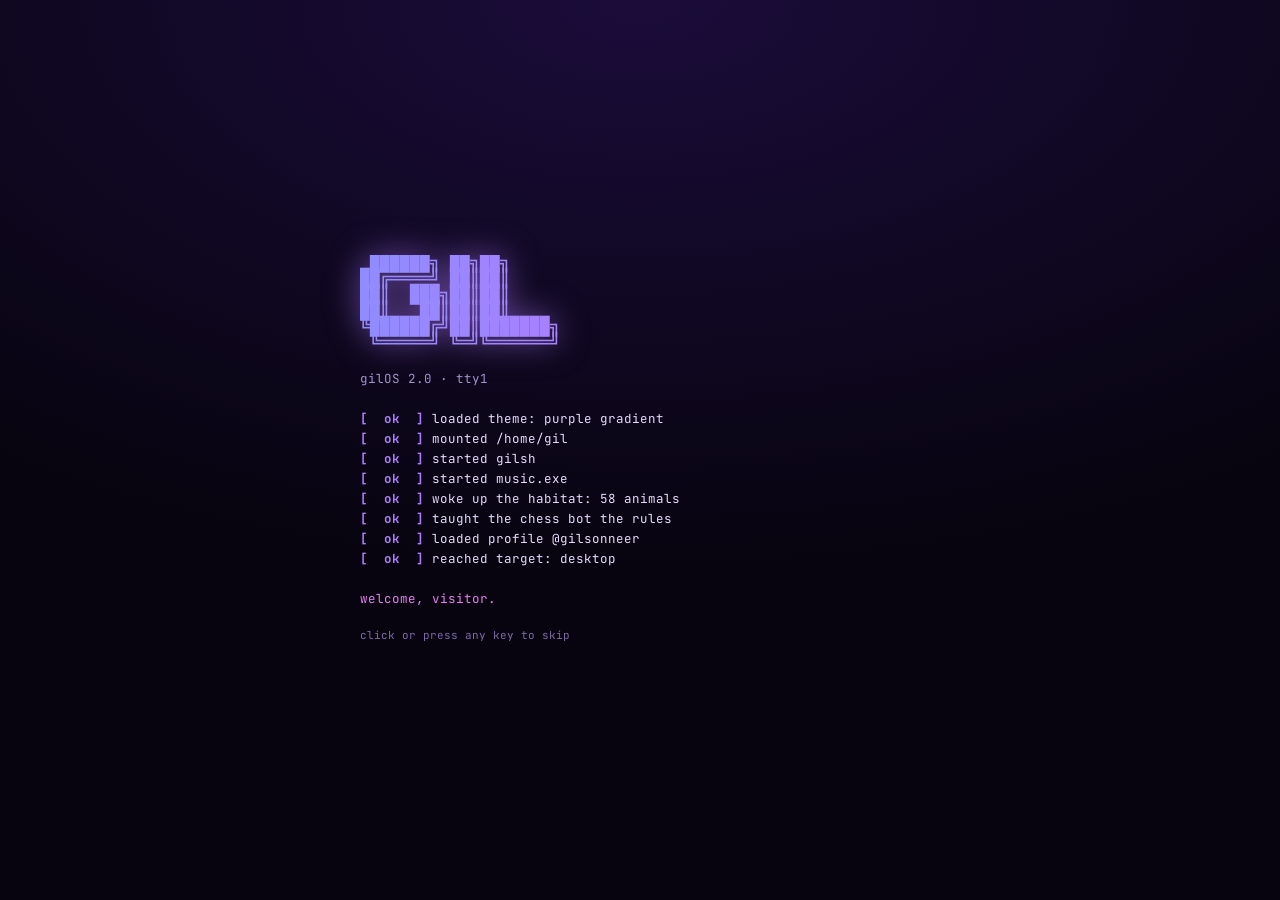
<file: index.html>
<!doctype html>
<html lang="en">
  <head>
    <meta charset="utf-8" />
    <meta name="viewport" content="width=device-width, initial-scale=1, viewport-fit=cover" />
    <title>gilOS</title>
    <meta name="description" content="gil's corner of the internet." />
    <meta name="theme-color" content="#0b0618" />
    <link rel="icon" href="assets/favicon.svg" type="image/svg+xml" />
    <link rel="preconnect" href="https://fonts.googleapis.com" />
    <link rel="preconnect" href="https://fonts.gstatic.com" crossorigin />
    <link
      rel="stylesheet"
      href="https://fonts.googleapis.com/css2?family=JetBrains+Mono:wght@400;500;700&family=Silkscreen&display=swap"
    />
    <link rel="stylesheet" href="style.css" />
  </head>
  <body>
    <canvas id="sky" aria-hidden="true"></canvas>
    <div class="nebula" aria-hidden="true"></div>

    <svg class="sprite" aria-hidden="true" focusable="false">
      <defs>
        <linearGradient id="grad" gradientUnits="userSpaceOnUse" x1="2" y1="2" x2="22" y2="22">
          <stop offset="0" stop-color="#8f8cff" />
          <stop offset=".5" stop-color="#b07cff" />
          <stop offset="1" stop-color="#ec7cf5" />
        </linearGradient>
      </defs>
      <symbol id="i-terminal" viewBox="0 0 24 24">
        <rect x="2.75" y="4" width="18.5" height="16" rx="2.5" />
        <path d="M7 9.5l3 2.5-3 2.5M12.5 15H17" />
      </symbol>
      <symbol id="i-user" viewBox="0 0 24 24">
        <circle cx="12" cy="8.5" r="3.75" />
        <path d="M4.75 20c1.1-3.8 3.9-5.75 7.25-5.75s6.15 1.95 7.25 5.75" />
      </symbol>
      <symbol id="i-file" viewBox="0 0 24 24">
        <path d="M6 2.75h8.25L19 7.5v13.75H6z" />
        <path d="M14 3v4.75h4.75M9 12h7M9 15.5h7M9 19h4" />
      </symbol>
      <symbol id="i-ban" viewBox="0 0 24 24">
        <circle cx="12" cy="12" r="8.5" />
        <path d="M6 6l12 12" />
      </symbol>
      <symbol id="i-music" viewBox="0 0 24 24">
        <path d="M9 18V5.5l11-2V16" />
        <circle cx="6.5" cy="18" r="2.5" />
        <circle cx="17.5" cy="16" r="2.5" />
      </symbol>
      <symbol id="i-heart" viewBox="0 0 24 24">
        <path d="M12 20s-7.5-4.6-7.5-10.1A4.15 4.15 0 0 1 12 7.6a4.15 4.15 0 0 1 7.5 2.3C19.5 15.4 12 20 12 20z" />
      </symbol>
      <symbol id="i-bars" viewBox="0 0 24 24">
        <path d="M4 20h16" />
        <rect x="5" y="12" width="3.5" height="5.5" rx="1" />
        <rect x="10.25" y="8" width="3.5" height="9.5" rx="1" />
        <rect x="15.5" y="4" width="3.5" height="13.5" rx="1" />
      </symbol>
      <symbol id="i-image" viewBox="0 0 24 24">
        <rect x="3" y="4.5" width="18" height="15" rx="2.5" />
        <circle cx="9" cy="10" r="1.75" />
        <path d="M3.5 17.5l5-4.5 4 3.5 3-2.5 5 4" />
      </symbol>
      <symbol id="i-chess" viewBox="0 0 24 24">
        <path d="M7 20.5h10" />
        <path
          d="M8.5 17.5H16l-.5-3c1.8-1.5 2.3-3.8 1.4-6.1C15.8 5.6 13.2 3.8 10.2 4.2l.6 1.6L8 8.2l.7 2 3.2-.8-3.4 5.1z"
        />
      </symbol>
      <symbol id="i-bird" viewBox="0 0 24 24">
        <path
          d="M4.5 13.5c0-3.9 3.3-6.5 7-6.5 3.4 0 6 2.4 6.5 5.5l2.5 1.5-2.7 1.3c-1.1 2.8-3.8 4.2-6.8 4.2-3.8 0-6.5-2.4-6.5-6z"
        />
        <path d="M8.5 12.5c1.5.2 3 1.3 3.5 3" />
        <circle cx="14" cy="11" r=".8" />
      </symbol>
      <symbol id="i-pulse" viewBox="0 0 24 24">
        <rect x="2.75" y="4" width="18.5" height="16" rx="2.5" />
        <path d="M5.5 13h3l1.8-4 2.8 7.5 2-5h3.4" />
      </symbol>
      <symbol id="i-paw" viewBox="0 0 24 24">
        <path
          d="M7.5 18c0-3 2-5.5 4.5-5.5s4.5 2.5 4.5 5.5c0 1.5-1 2.2-2.2 2.2-.9 0-1.4-.5-2.3-.5s-1.4.5-2.3.5c-1.2 0-2.2-.7-2.2-2.2z"
        />
        <ellipse cx="5.5" cy="11.5" rx="1.6" ry="2.2" transform="rotate(-25 5.5 11.5)" />
        <ellipse cx="9.3" cy="7" rx="1.6" ry="2.3" transform="rotate(-8 9.3 7)" />
        <ellipse cx="14.7" cy="7" rx="1.6" ry="2.3" transform="rotate(8 14.7 7)" />
        <ellipse cx="18.5" cy="11.5" rx="1.6" ry="2.2" transform="rotate(25 18.5 11.5)" />
      </symbol>
      <symbol id="i-gamepad" viewBox="0 0 24 24">
        <path
          d="M7.5 7h9a4.5 4.5 0 0 1 4.4 3.6l.9 4.8a2.6 2.6 0 0 1-4.6 2.1L15.3 15H8.7l-1.9 2.5a2.6 2.6 0 0 1-4.6-2.1l.9-4.8A4.5 4.5 0 0 1 7.5 7z"
        />
        <path d="M7.5 9.8v3M6 11.3h3M15.6 10.6h.01M17.4 12.4h.01" />
      </symbol>
      <symbol id="i-link" viewBox="0 0 24 24">
        <path d="M10 14a4 4 0 0 0 5.66 0l3-3a4 4 0 0 0-5.66-5.66l-1 1" />
        <path d="M14 10a4 4 0 0 0-5.66 0l-3 3a4 4 0 0 0 5.66 5.66l1-1" />
      </symbol>
      <symbol id="i-external" viewBox="0 0 24 24"><path d="M14 4.5h5.5V10M19.5 4.5L11 13M17 14v5.5H4.5V7H10" /></symbol>
      <symbol id="i-power" viewBox="0 0 24 24">
        <path d="M12 3.5v8" />
        <path d="M7 6.5a7.5 7.5 0 1 0 10 0" />
      </symbol>
      <symbol id="i-volume" viewBox="0 0 24 24">
        <path d="M4 9.5h3.5L12 5.5v13l-4.5-4H4z" />
        <path d="M15.5 9a4.2 4.2 0 0 1 0 6M18 6.5a7.8 7.8 0 0 1 0 11" />
      </symbol>
      <symbol id="i-min" viewBox="0 0 24 24"><path d="M6 17h12" /></symbol>
      <symbol id="i-close" viewBox="0 0 24 24"><path d="M7 7l10 10M17 7L7 17" /></symbol>
      <symbol id="i-prev" viewBox="0 0 24 24"><path d="M14.5 6l-6 6 6 6" /></symbol>
      <symbol id="i-next" viewBox="0 0 24 24"><path d="M9.5 6l6 6-6 6" /></symbol>
      <symbol id="i-play" viewBox="0 0 24 24">
        <path d="M8 5.5v13l10.5-6.5z" fill="currentColor" stroke="none" />
      </symbol>
      <symbol id="i-pause" viewBox="0 0 24 24">
        <rect x="6.5" y="5.5" width="4" height="13" rx="1" fill="currentColor" stroke="none" />
        <rect x="13.5" y="5.5" width="4" height="13" rx="1" fill="currentColor" stroke="none" />
      </symbol>
      <symbol id="i-skip-prev" viewBox="0 0 24 24">
        <rect x="5.5" y="6" width="2.5" height="12" rx=".5" fill="currentColor" stroke="none" />
        <path d="M18.5 6v12L9.5 12z" fill="currentColor" stroke="none" />
      </symbol>
      <symbol id="i-skip-next" viewBox="0 0 24 24">
        <path d="M5.5 6v12l9-6z" fill="currentColor" stroke="none" />
        <rect x="16" y="6" width="2.5" height="12" rx=".5" fill="currentColor" stroke="none" />
      </symbol>
      <symbol id="i-stop" viewBox="0 0 24 24">
        <rect x="6.5" y="6.5" width="11" height="11" rx="1.5" fill="currentColor" stroke="none" />
      </symbol>
    </svg>

    <div class="boot" id="boot" aria-hidden="true">
      <div class="boot-inner">
        <pre class="boot-logo"></pre>
        <div class="boot-log" id="boot-log"></div>
        <p class="boot-skip">click or press any key to skip</p>
      </div>
    </div>

    <div class="visits" id="visits" role="status" hidden>
      <span class="dot" aria-hidden="true"></span><span class="visits-label">visitors</span>
      <span class="visits-digits" id="visits-digits"></span>
    </div>

    <main id="desktop">
      <nav class="icons" id="icons" aria-label="desktop shortcuts"></nav>

      <section class="window" data-app="profile" data-title="profile.exe" data-icon="i-user" hidden>
        <div class="window-body">
          <div class="profile-card" id="profile-card">
            <div class="banner" aria-hidden="true">
              <span class="banner-code">$ whoami<br /><span data-tpl="{name}">gil</span></span>
              <span class="banner-tag" data-tpl="/home/{name}">/home/gil</span>
            </div>
            <div class="profile-head">
              <div class="avatar-ring">
                <img id="avatar" src="assets/avatar.png" alt="gil's profile picture" width="96" height="96" />
              </div>
              <div class="profile-id">
                <h1 class="profile-name" data-tpl="{name}">gil</h1>
                <p class="profile-handle" data-tpl="{handle}">@gil</p>
              </div>
            </div>
            <span class="card-glare" aria-hidden="true"></span>
          </div>
          <div class="profile-tags">
            <span class="tag"><span class="dot" aria-hidden="true"></span><span data-tpl="{status}">online</span></span>
            <span class="tag" data-tpl="{pronouns}"></span>
            <span class="tag" data-tpl="{age}"></span>
            <span class="tag" data-tpl="{timezone}"></span>
            <span class="tag roots" id="profile-roots"></span>
          </div>
          <p class="welcome" data-tpl="{welcome}"></p>
          <div class="profile-actions">
            <button type="button" class="action" data-open="about">
              <svg class="ico" aria-hidden="true"><use href="#i-file" /></svg>about me
            </button>
            <button type="button" class="action" data-open="skills">
              <svg class="ico" aria-hidden="true"><use href="#i-bars" /></svg>skills
            </button>
            <button type="button" class="action" data-open="friends">
              <svg class="ico" aria-hidden="true"><use href="#i-heart" /></svg>friends
            </button>
            <button type="button" class="action" data-open="dni">
              <svg class="ico" aria-hidden="true"><use href="#i-ban" /></svg>dni
            </button>
            <button type="button" class="action" data-open="gallery">
              <svg class="ico" aria-hidden="true"><use href="#i-image" /></svg>gallery
            </button>
            <button type="button" class="action" data-open="projects">
              <svg class="ico" aria-hidden="true"><use href="#i-gamepad" /></svg>projects
            </button>
          </div>
          <div class="profile-links" id="profile-links" hidden></div>
          <footer class="profile-foot">
            <span>session <span class="js-uptime">00:00:00</span></span>
            <span>made by <span data-tpl="{name}">gil</span> · <span class="js-year"></span></span>
          </footer>
        </div>
      </section>

      <section class="window" data-app="music" data-title="music.exe" data-icon="i-music" hidden>
        <div class="window-body music">
          <div class="np">
            <span class="np-label">now playing <span id="music-track"></span></span>
            <span class="np-title" id="music-title"><span class="np-text">loading…</span></span>
          </div>
          <div class="yt-frame">
            <div id="yt-player"></div>
            <div class="yt-fallback" id="yt-fallback" hidden>
              <p id="yt-fallback-msg">couldn't load the player.</p>
              <a class="chip" id="music-link" href="https://www.youtube.com/" target="_blank" rel="noopener">
                <svg class="ico" aria-hidden="true"><use href="#i-external" /></svg>
                <span>listen on youtube</span>
              </a>
            </div>
          </div>
          <div class="viz" aria-hidden="true"></div>
          <div class="seek">
            <span id="music-pos">0:00</span>
            <input type="range" id="music-seek" min="0" max="1000" value="0" aria-label="song position" />
            <span id="music-dur">0:00</span>
          </div>
          <div class="controls">
            <button type="button" class="ctrl ctrl-icon" id="music-prev" aria-label="previous song">
              <svg class="ico" aria-hidden="true"><use href="#i-skip-prev" /></svg>
            </button>
            <button type="button" class="ctrl ctrl-main" id="music-toggle" aria-label="play music">
              <svg class="ico" aria-hidden="true"><use href="#i-play" /></svg><span class="label">play</span>
            </button>
            <button type="button" class="ctrl ctrl-icon" id="music-next" aria-label="next song">
              <svg class="ico" aria-hidden="true"><use href="#i-skip-next" /></svg>
            </button>
            <button type="button" class="ctrl ctrl-icon" id="music-stop" aria-label="stop music">
              <svg class="ico" aria-hidden="true"><use href="#i-stop" /></svg>
            </button>
            <label class="vol">
              <svg class="ico" aria-hidden="true"><use href="#i-volume" /></svg>
              <input type="range" id="music-vol" min="0" max="100" value="40" aria-label="volume" />
            </label>
          </div>
          <p class="music-status" id="music-status" aria-live="polite">connecting to youtube…</p>
        </div>
      </section>

      <section
        class="window"
        data-app="terminal"
        data-title="terminal"
        data-heading="{name}sh · visitor@{osName}"
        data-icon="i-terminal"
        hidden
      >
        <div class="window-body term-body">
          <div class="term">
            <div class="term-out" id="term-out" role="log" aria-live="polite"></div>
            <form class="term-line" id="term-form" autocomplete="off">
              <label class="prompt" id="term-prompt" for="term-input">visitor@gilOS:~$</label>
              <input
                id="term-input"
                type="text"
                spellcheck="false"
                autocapitalize="off"
                autocomplete="off"
                enterkeyhint="send"
                aria-label="type a command"
              />
            </form>
          </div>
        </div>
      </section>

      <section class="window" data-app="sysmon" data-title="sysmon.exe" data-icon="i-pulse" hidden>
        <div class="window-body sysmon">
          <div class="mon-clocks">
            <div class="mon-clock">
              <span class="mon-label" id="mon-gil-label">gil</span>
              <span class="mon-time" id="mon-gil-time">--:--</span>
            </div>
            <div class="mon-clock">
              <span class="mon-label" id="mon-you-label">you</span>
              <span class="mon-time" id="mon-you-time">--:--</span>
            </div>
          </div>
          <div class="mon-graph">
            <div class="mon-head">
              <span class="mon-label">frame rate</span><span class="mon-value" id="mon-fps">--</span>
            </div>
            <canvas id="mon-fps-graph"></canvas>
          </div>
          <div class="mon-graph">
            <div class="mon-head">
              <span class="mon-label">cursor speed</span><span class="mon-value" id="mon-speed">--</span>
            </div>
            <canvas id="mon-speed-graph"></canvas>
          </div>
          <div class="mon-graph">
            <div class="mon-head">
              <span class="mon-label">frame time</span><span class="mon-value" id="mon-ms">--</span>
            </div>
            <canvas id="mon-ms-graph"></canvas>
          </div>
          <p class="mon-foot">measured live in your browser · session <span class="js-uptime">00:00:00</span></p>
        </div>
      </section>

      <section class="window" data-app="about" data-title="about_me.txt" data-icon="i-file" hidden>
        <div class="window-body editor">
          <ol class="lines" id="about-lines"></ol>
          <div class="statusbar">
            <span class="mode">read-only</span><span>utf-8</span><span>lf</span><span id="about-count"></span>
          </div>
        </div>
      </section>

      <section class="window" data-app="dni" data-title="dni.txt" data-icon="i-ban" hidden>
        <div class="window-body editor">
          <ol class="lines" id="dni-lines"></ol>
          <div class="statusbar">
            <span class="mode">read-only</span><span>utf-8</span><span>lf</span><span id="dni-count"></span>
          </div>
        </div>
      </section>

      <section class="window" data-app="friends" data-title="friends.exe" data-icon="i-heart" hidden>
        <div class="window-body friends">
          <p class="section-label">shoutouts</p>
          <div class="carousel" aria-hidden="true"><div class="carousel-ring" id="carousel-ring"></div></div>
          <ul class="friends-list" id="friends-list"></ul>
          <p class="friends-note" data-tpl="{friendsNote}"></p>
        </div>
      </section>

      <section class="window" data-app="skills" data-title="skills.exe" data-icon="i-bars" hidden>
        <div class="window-body skills">
          <p class="section-label">what i'm good at</p>
          <ul class="skill-list" id="skill-list"></ul>
          <p class="for-hire"><span class="dot" aria-hidden="true"></span><span data-tpl="{forHire}"></span></p>
        </div>
      </section>

      <section class="window" data-app="gallery" data-title="gallery.exe" data-icon="i-image" hidden>
        <div class="window-body gallery">
          <div class="gallery-stage"><img id="gallery-img" alt="" /></div>
          <p class="gallery-caption" id="gallery-caption"></p>
          <div class="gallery-controls">
            <button type="button" class="ctrl" id="gallery-prev" aria-label="previous image">
              <svg class="ico" aria-hidden="true"><use href="#i-prev" /></svg>
            </button>
            <div class="gallery-dots" id="gallery-dots"></div>
            <button type="button" class="ctrl" id="gallery-next" aria-label="next image">
              <svg class="ico" aria-hidden="true"><use href="#i-next" /></svg>
            </button>
          </div>
        </div>
      </section>

      <section class="window" data-app="chess" data-title="chess.exe" data-icon="i-chess" hidden>
        <div class="window-body chess">
          <div class="chess-bar">
            <label class="chess-level">
              bot
              <select id="chess-level">
                <option value="1">easy</option>
                <option value="2" selected>normal</option>
                <option value="3">hard</option>
              </select>
            </label>
            <button type="button" class="ctrl" id="chess-3d" aria-pressed="false">3d view</button>
            <button type="button" class="ctrl" id="chess-new">new game</button>
          </div>
          <div class="board-wrap"><div class="board" id="chess-board" role="grid" aria-label="chess board"></div></div>
          <p class="chess-status" id="chess-status" aria-live="polite"></p>
        </div>
      </section>

      <section class="window" data-app="projects" data-title="projects.exe" data-icon="i-gamepad" hidden>
        <div class="window-body projects">
          <p class="section-label projects-head">games i've worked on <span id="project-counts"></span></p>
          <div class="project-groups" id="project-groups"></div>
        </div>
      </section>

      <section class="window" data-app="zoo" data-title="zoo.exe" data-icon="i-paw" hidden>
        <div class="window-body zoo">
          <p class="zoo-intro">
            <span id="zoo-count"></span> animals live here, and a different few come out each visit. pick one up and
            carry it around (try dropping it on a window), click to boop, and right-click one (or long-press on a phone)
            to have it follow you or to read about it.
          </p>
          <div class="zoo-grid" id="zoo-grid"></div>
        </div>
      </section>

      <section class="window" data-app="flappy" data-title="flappy.exe" data-icon="i-bird" hidden>
        <div class="window-body flappy">
          <canvas id="flappy-canvas" tabindex="0" aria-label="flappy game: click, tap or press space to flap"></canvas>
          <p class="flappy-hint">click, tap or space to flap · best <span id="flappy-best">0</span></p>
        </div>
      </section>
    </main>

    <div id="critters" aria-hidden="true"></div>

    <div class="critter-menu" id="critter-menu" role="menu" aria-labelledby="critter-menu-name" hidden>
      <p class="critter-menu-name" id="critter-menu-name"></p>
      <button type="button" role="menuitem" data-act="follow">
        <svg class="ico" aria-hidden="true"><use href="#i-paw" /></svg><span></span>
      </button>
      <button type="button" role="menuitem" data-act="bio">
        <svg class="ico" aria-hidden="true"><use href="#i-file" /></svg><span></span>
      </button>
      <button type="button" role="menuitem" data-act="home">
        <svg class="ico" aria-hidden="true"><use href="#i-close" /></svg><span>everyone stop following</span>
      </button>
    </div>

    <div class="bio-card" id="bio-card" role="dialog" aria-labelledby="bio-name" hidden>
      <div class="bio-head">
        <img id="bio-img" alt="" width="56" height="56" />
        <div>
          <h3 id="bio-name"></h3>
          <p id="bio-latin"></p>
        </div>
        <button type="button" class="tb" id="bio-close" aria-label="close">
          <svg class="ico" aria-hidden="true"><use href="#i-close" /></svg>
        </button>
      </div>
      <dl class="bio-facts">
        <dt>lives</dt>
        <dd id="bio-lives"></dd>
        <dt>eats</dt>
        <dd id="bio-eats"></dd>
        <dt>fun fact</dt>
        <dd id="bio-fact"></dd>
      </dl>
    </div>

    <footer class="taskbar">
      <button
        type="button"
        class="start"
        id="start-btn"
        aria-haspopup="true"
        aria-expanded="false"
        aria-controls="start-menu"
      >
        <svg class="ico" aria-hidden="true"><use href="#i-terminal" /></svg><span data-tpl="{osName}">gilOS</span>
      </button>
      <div class="tasks" id="tasks"></div>
      <button type="button" class="tray-music" id="tray-music" hidden>
        <span class="mini-eq" aria-hidden="true"><i></i><i></i><i></i><i></i></span><span class="t">music</span>
      </button>
      <time class="clock" id="clock"><span id="clock-time"></span><small id="clock-date"></small></time>
    </footer>

    <div class="start-menu" id="start-menu" hidden>
      <div class="start-head">
        <img src="assets/avatar.png" alt="" width="34" height="34" />
        <div><b data-tpl="{name}">gil</b><span data-tpl="{handle}">@gil</span></div>
      </div>
      <div class="start-apps" id="start-apps"></div>
      <hr />
      <button type="button" id="pets-toggle">
        <svg class="ico" aria-hidden="true"><use href="#i-paw" /></svg><span>hide pets</span>
      </button>
      <button type="button" id="reboot">
        <svg class="ico" aria-hidden="true"><use href="#i-power" /></svg>reboot
      </button>
    </div>

    <div class="cursor-ring" aria-hidden="true"></div>
    <div class="cursor-dot" aria-hidden="true"></div>

    <noscript><p class="noscript">gilOS needs JavaScript to boot. turn it on and refresh the page.</p></noscript>

    <script src="config.js"></script>
    <script src="animals.js"></script>
    <script src="vendor/chess.js"></script>
    <script src="js/core.js"></script>
    <script src="js/desktop.js"></script>
    <script src="js/content.js"></script>
    <script src="js/visits.js"></script>
    <script src="js/sky.js"></script>
    <script src="js/cursor.js"></script>
    <script src="js/zoo.js"></script>
    <script src="js/critters.js"></script>
    <script src="js/habitat.js"></script>
    <script src="js/music.js"></script>
    <script src="js/terminal.js"></script>
    <script src="js/sysmon.js"></script>
    <script src="js/chess-game.js"></script>
    <script src="js/flappy.js"></script>
  </body>
</html>
</file>
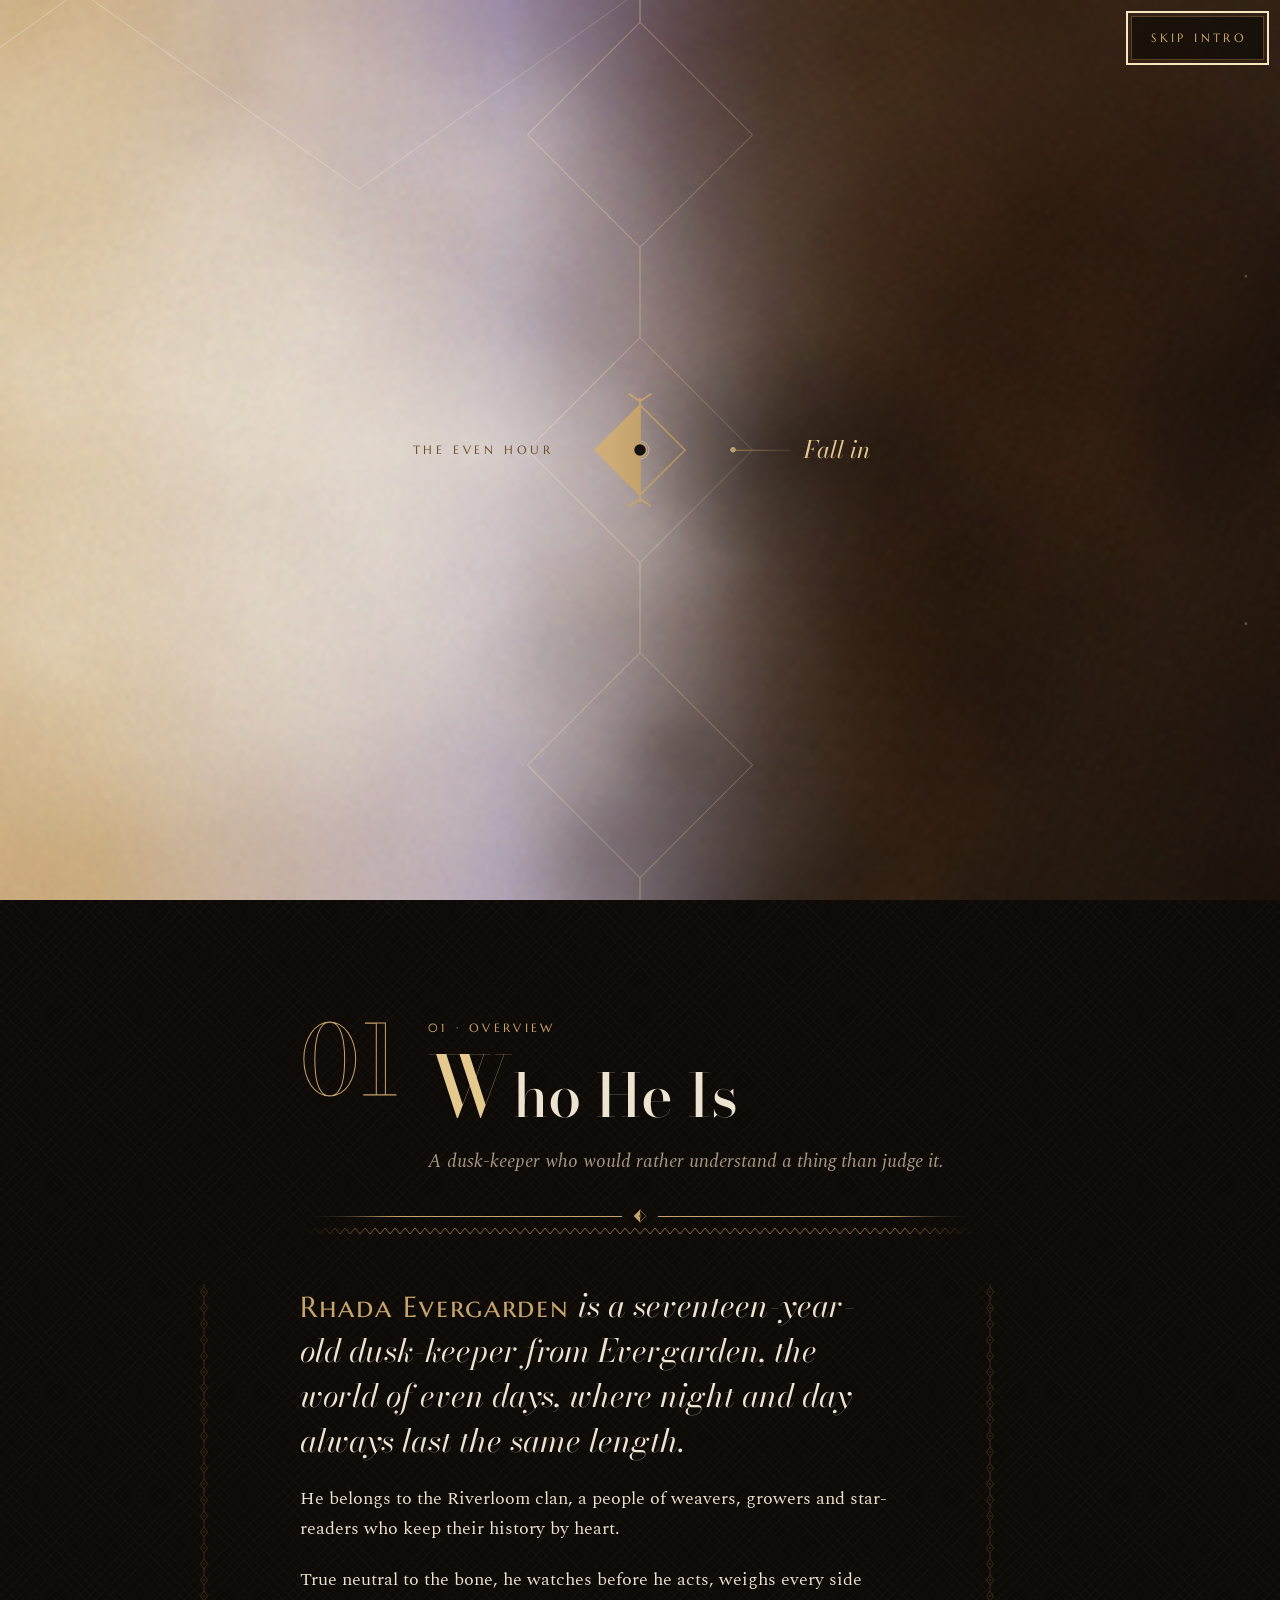
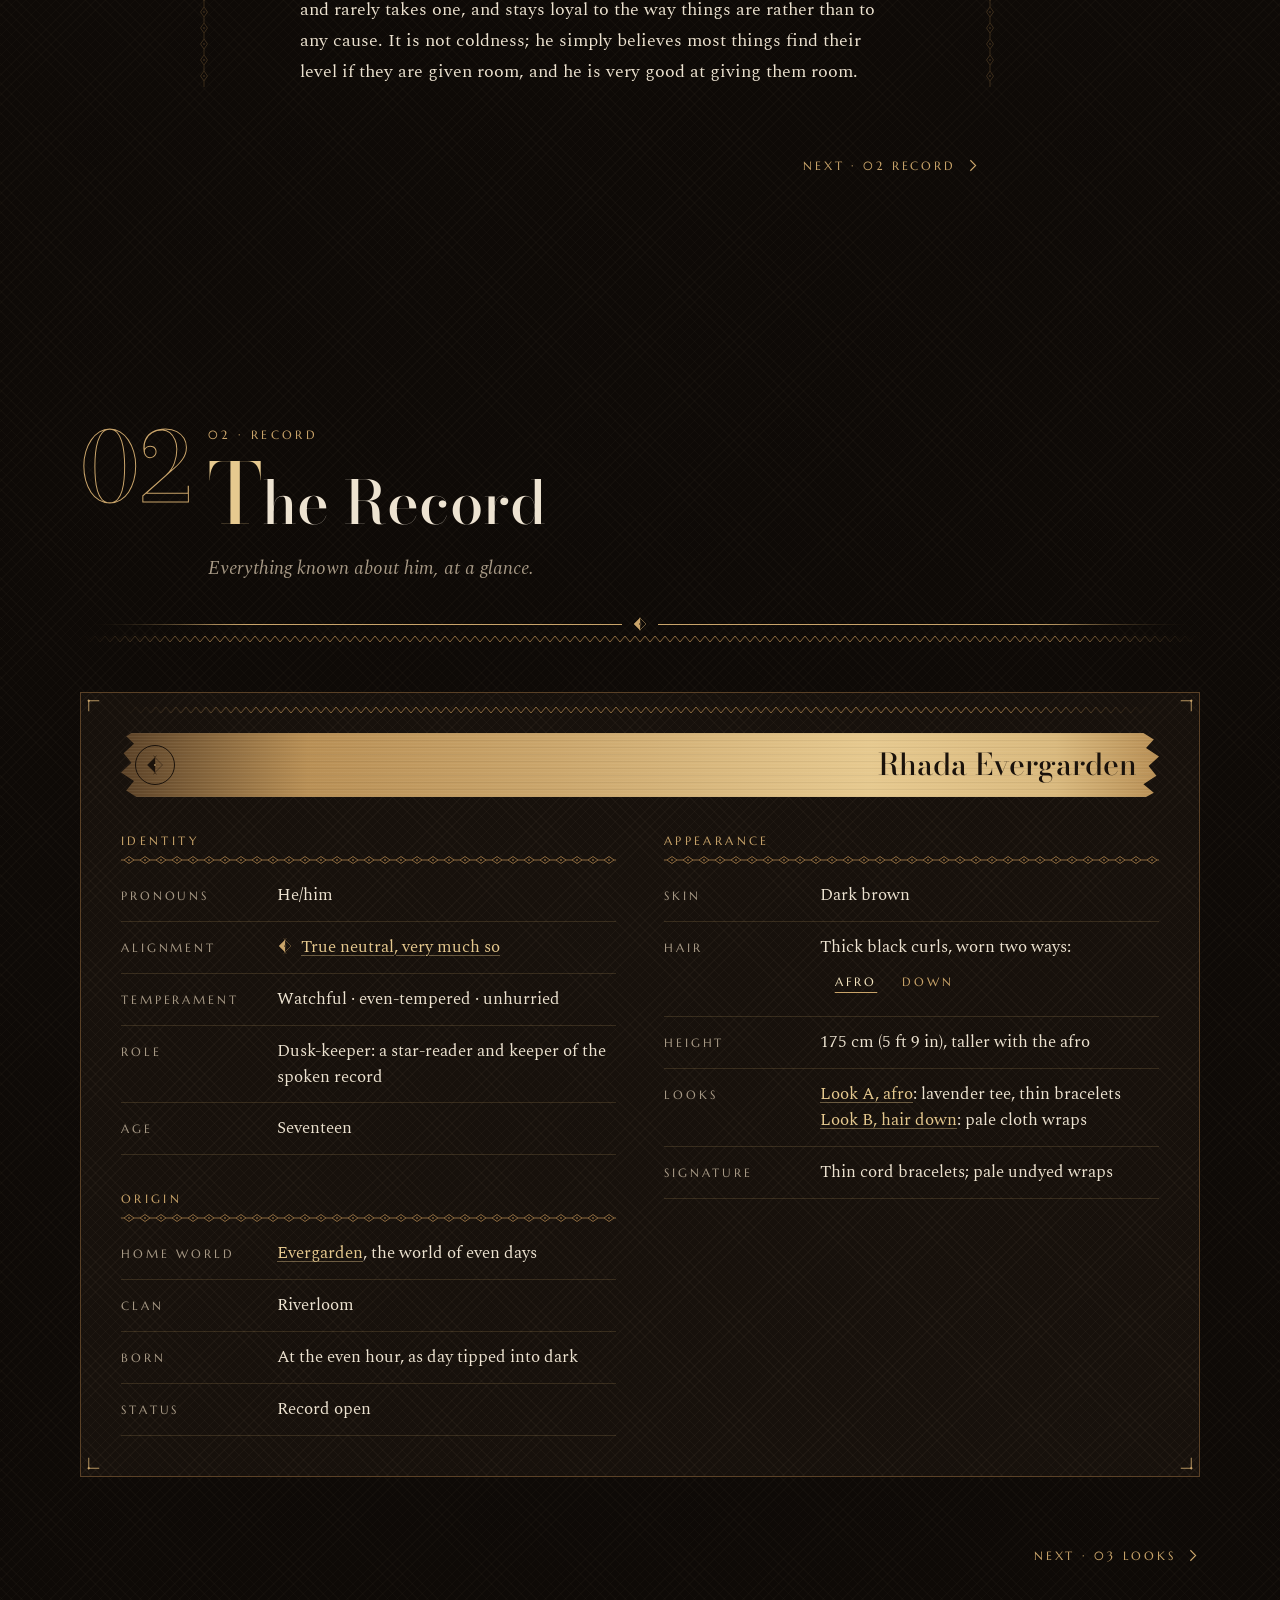
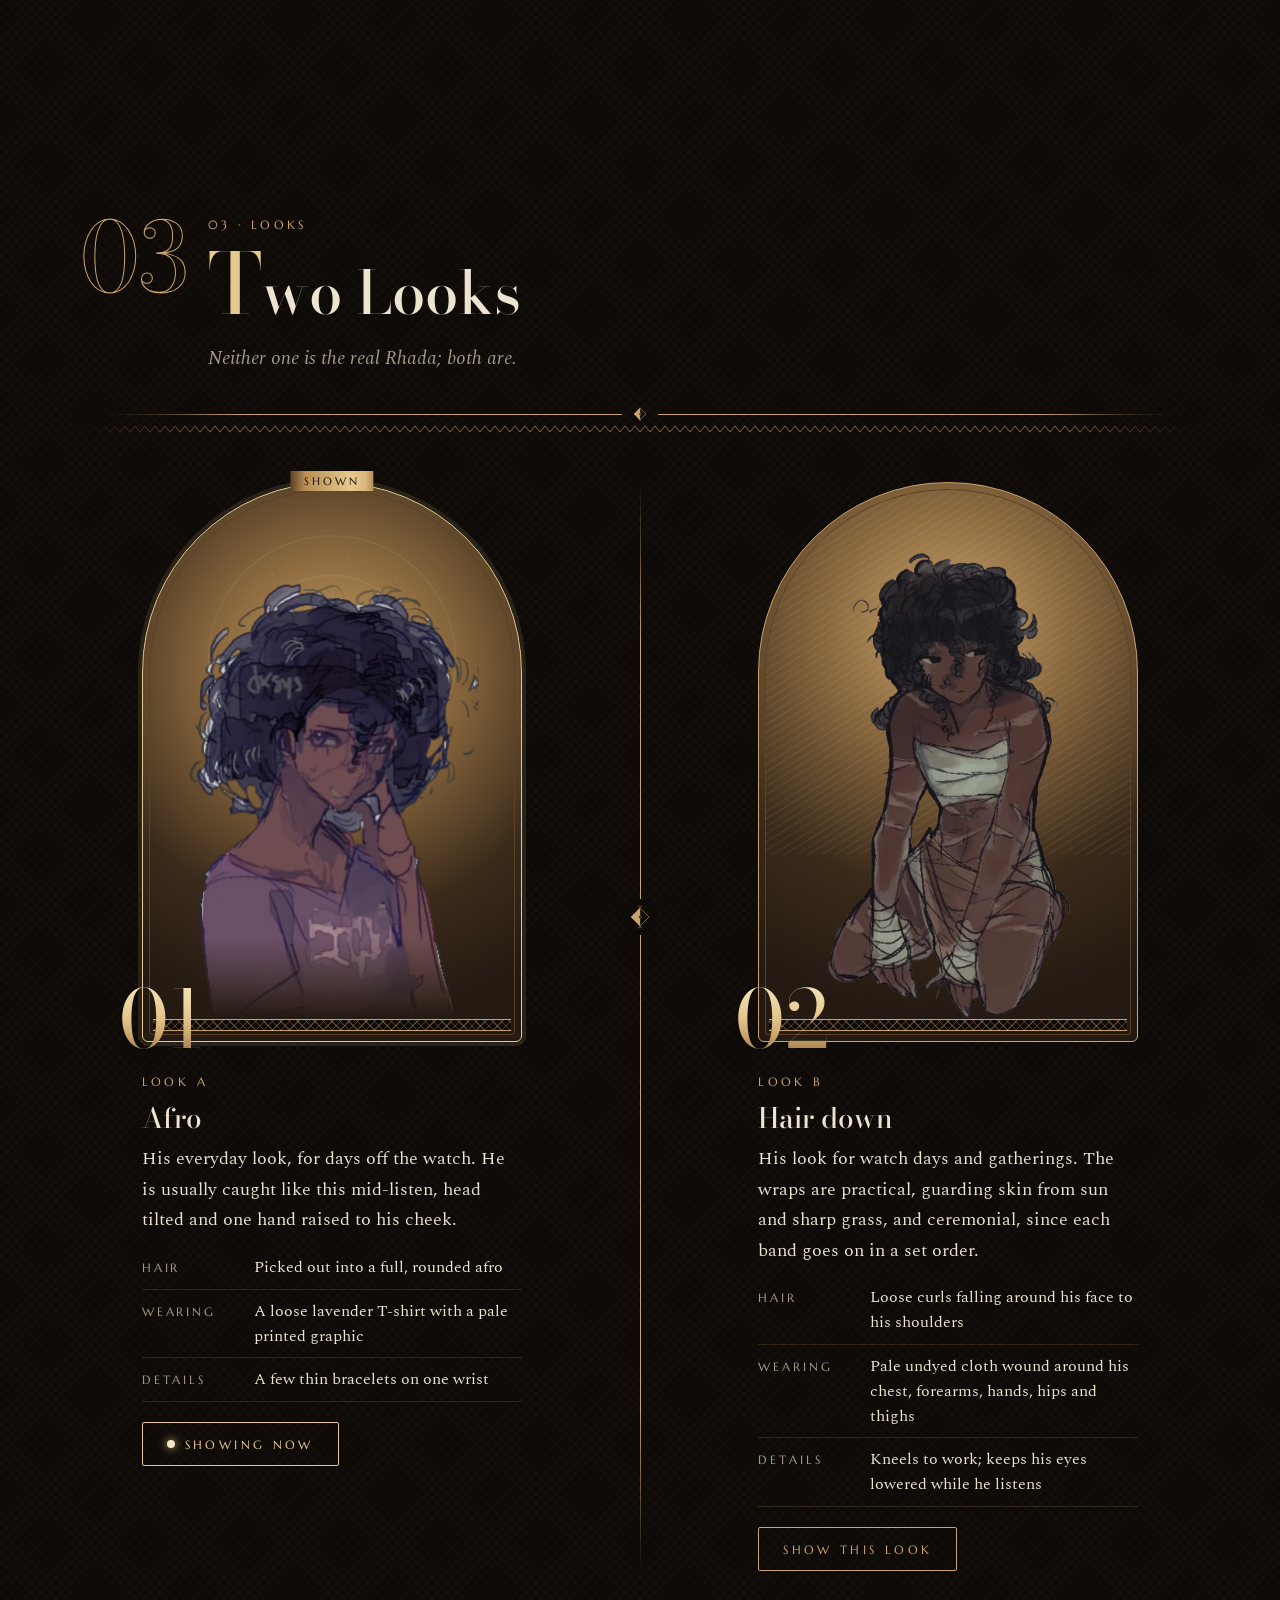
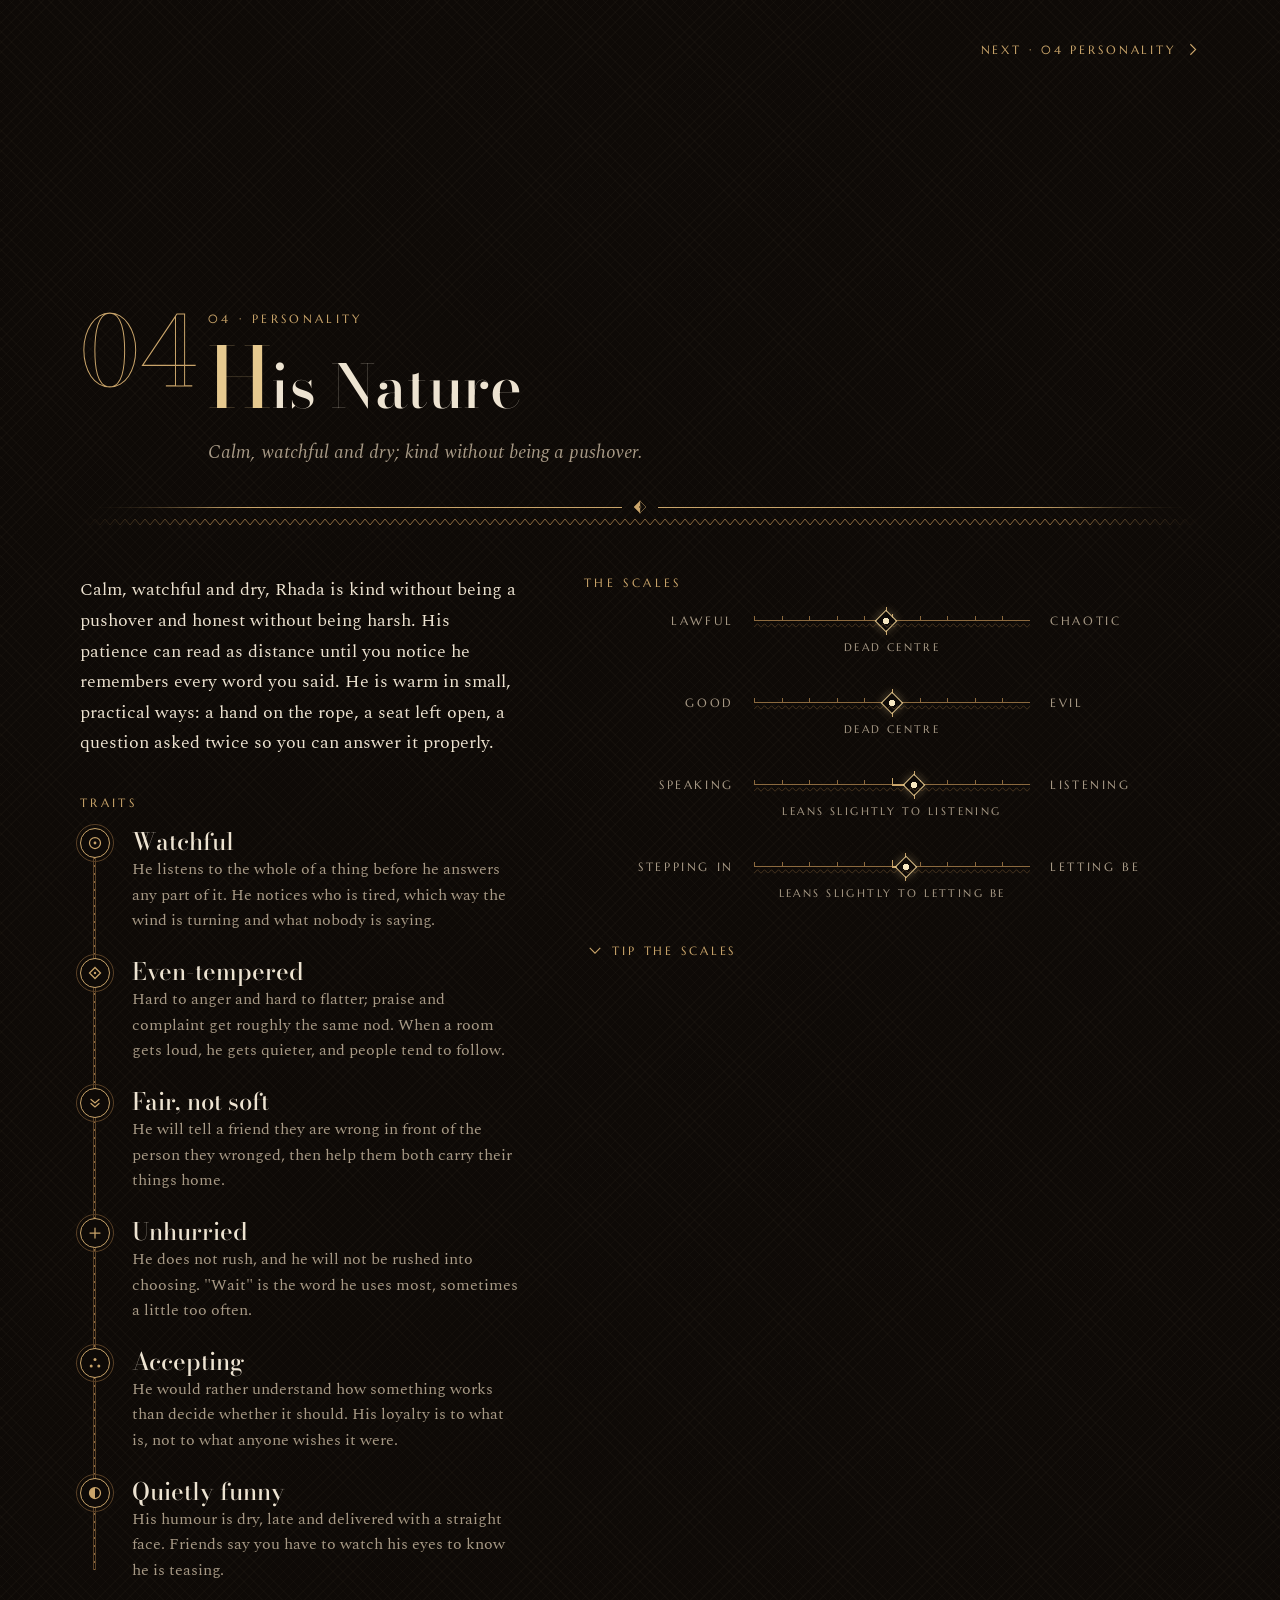
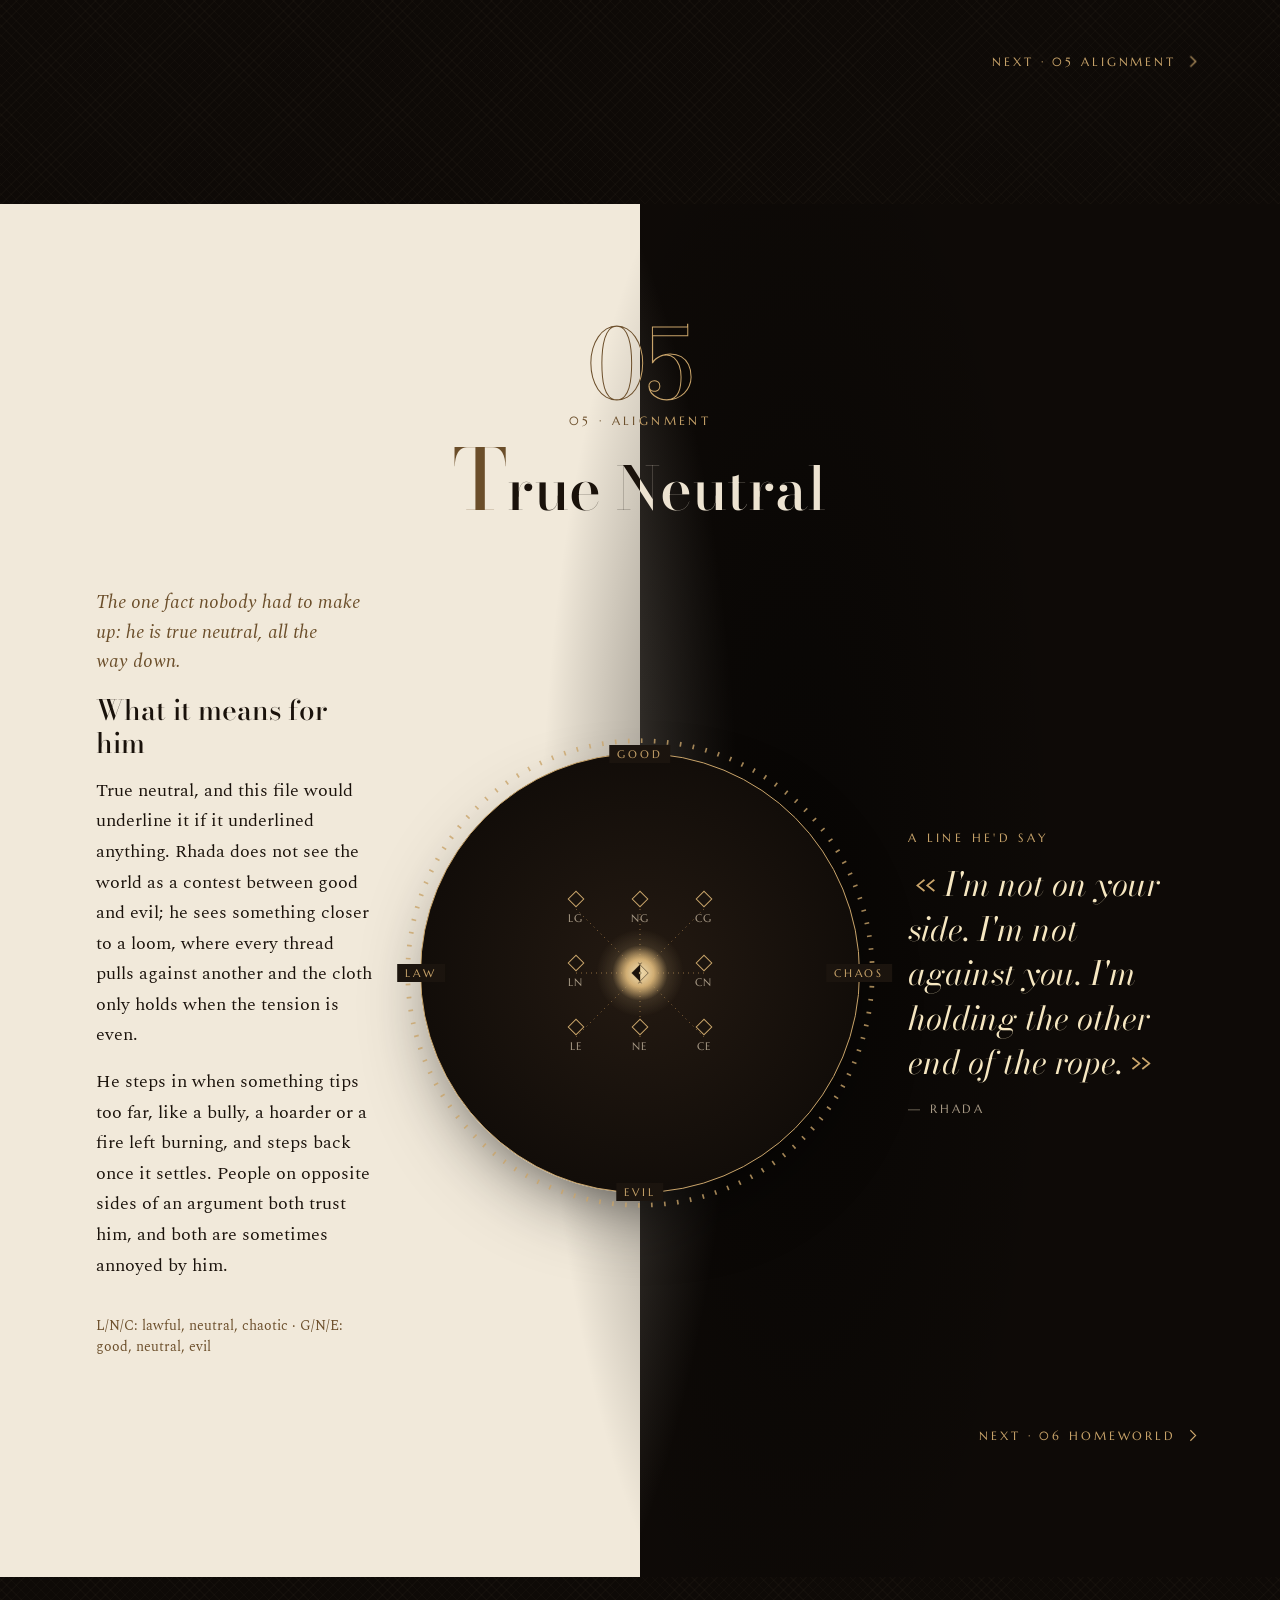
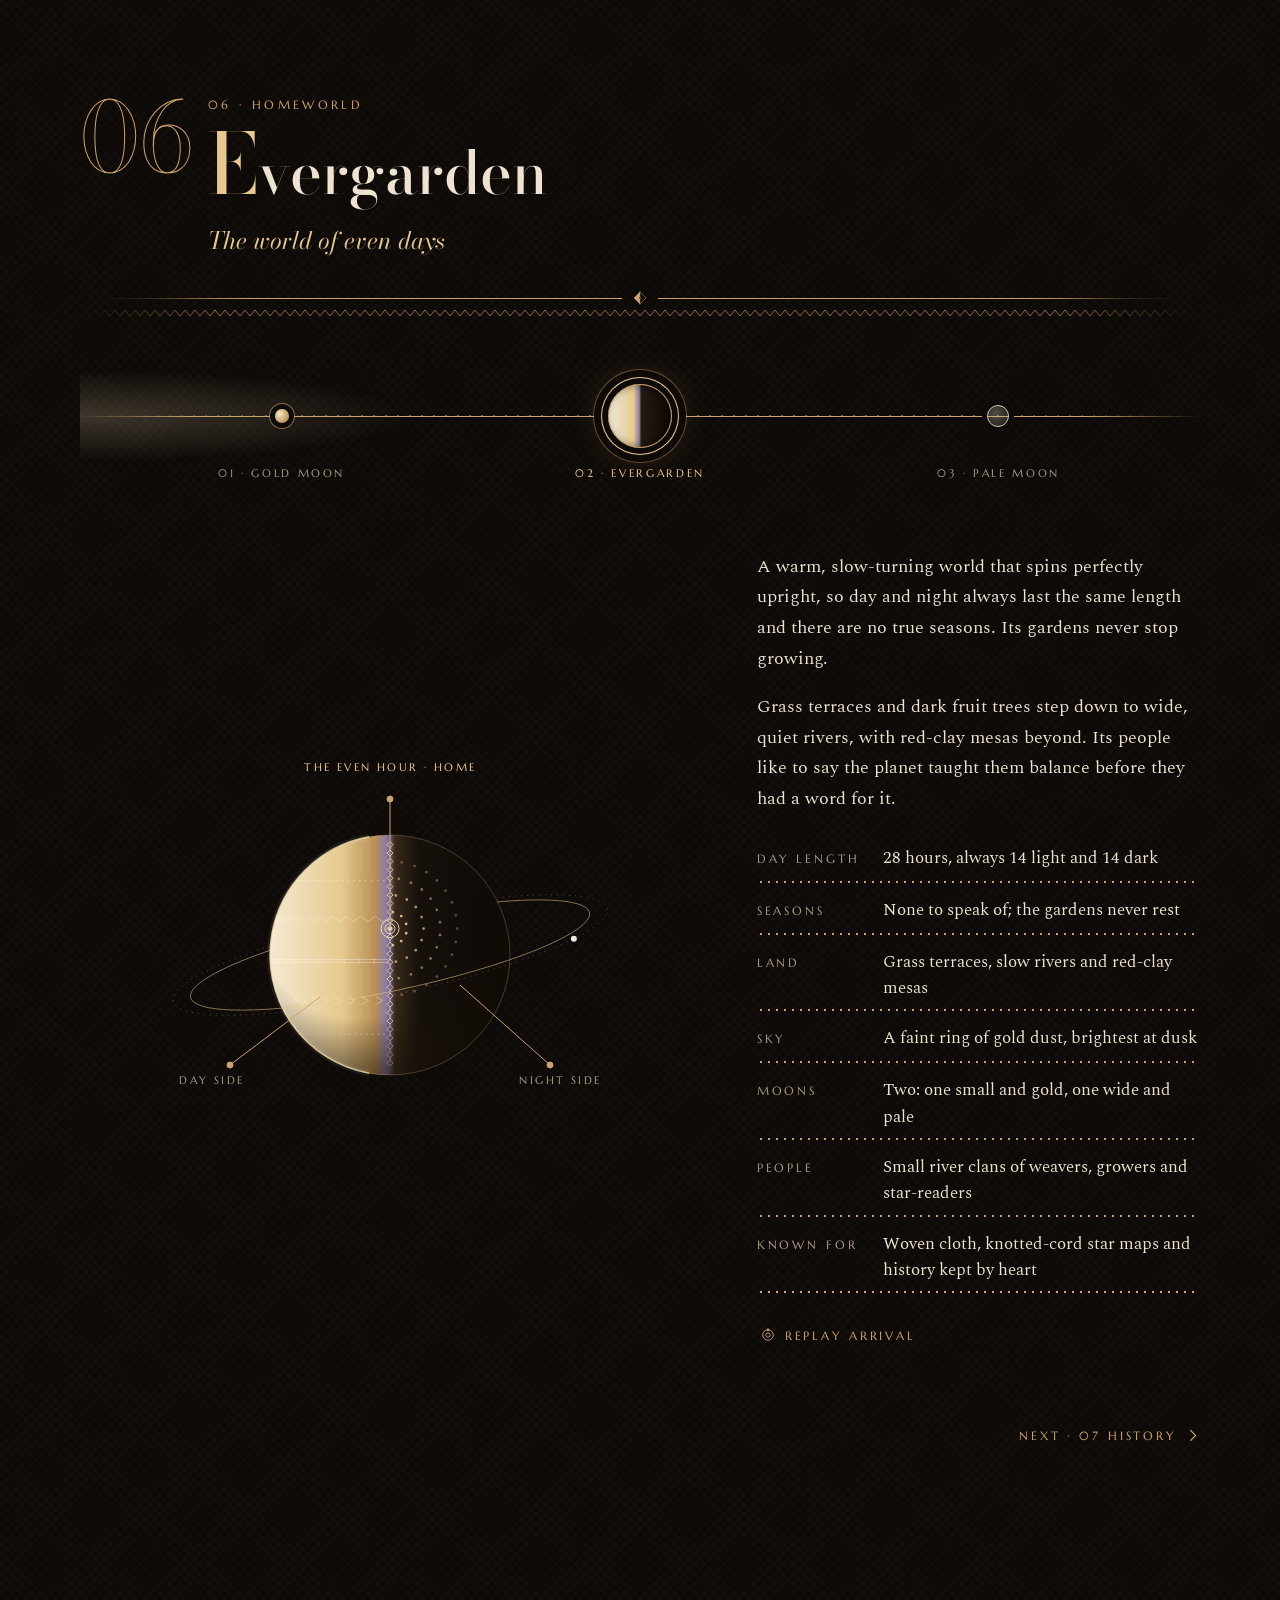
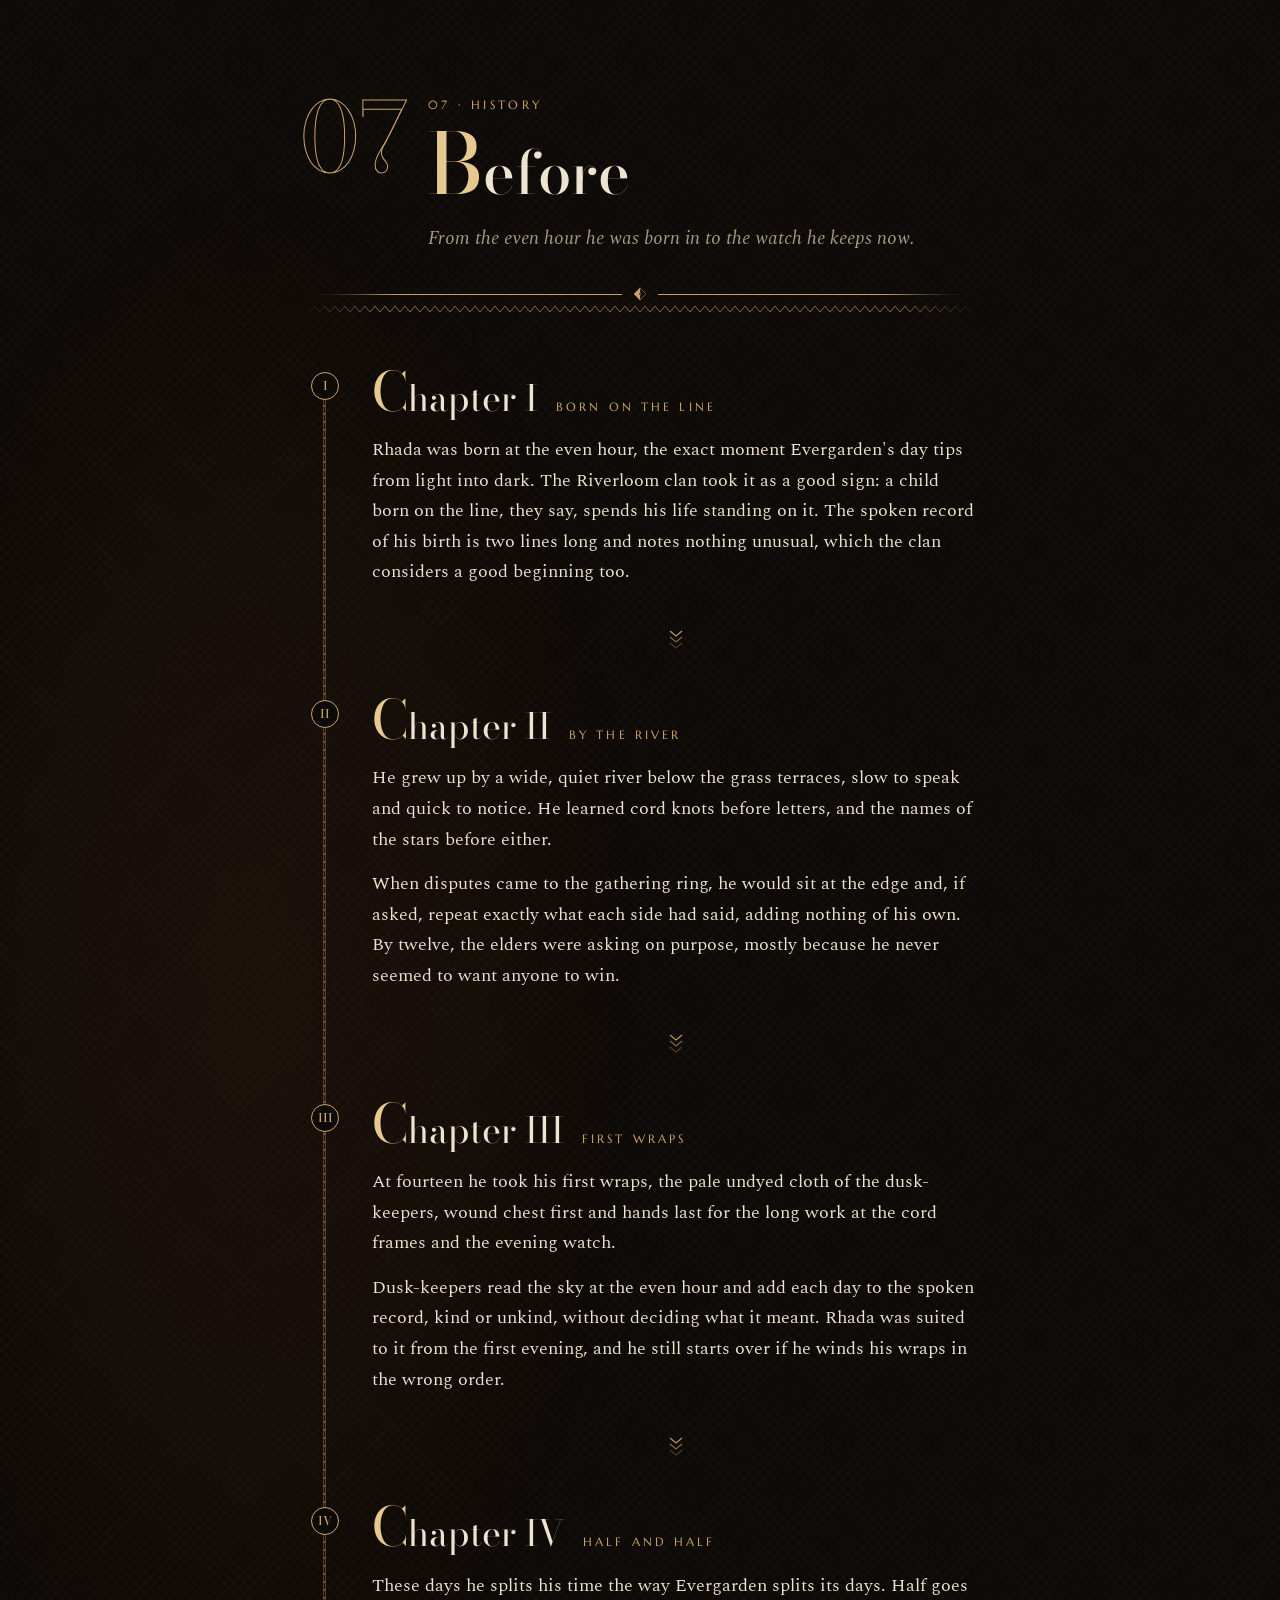
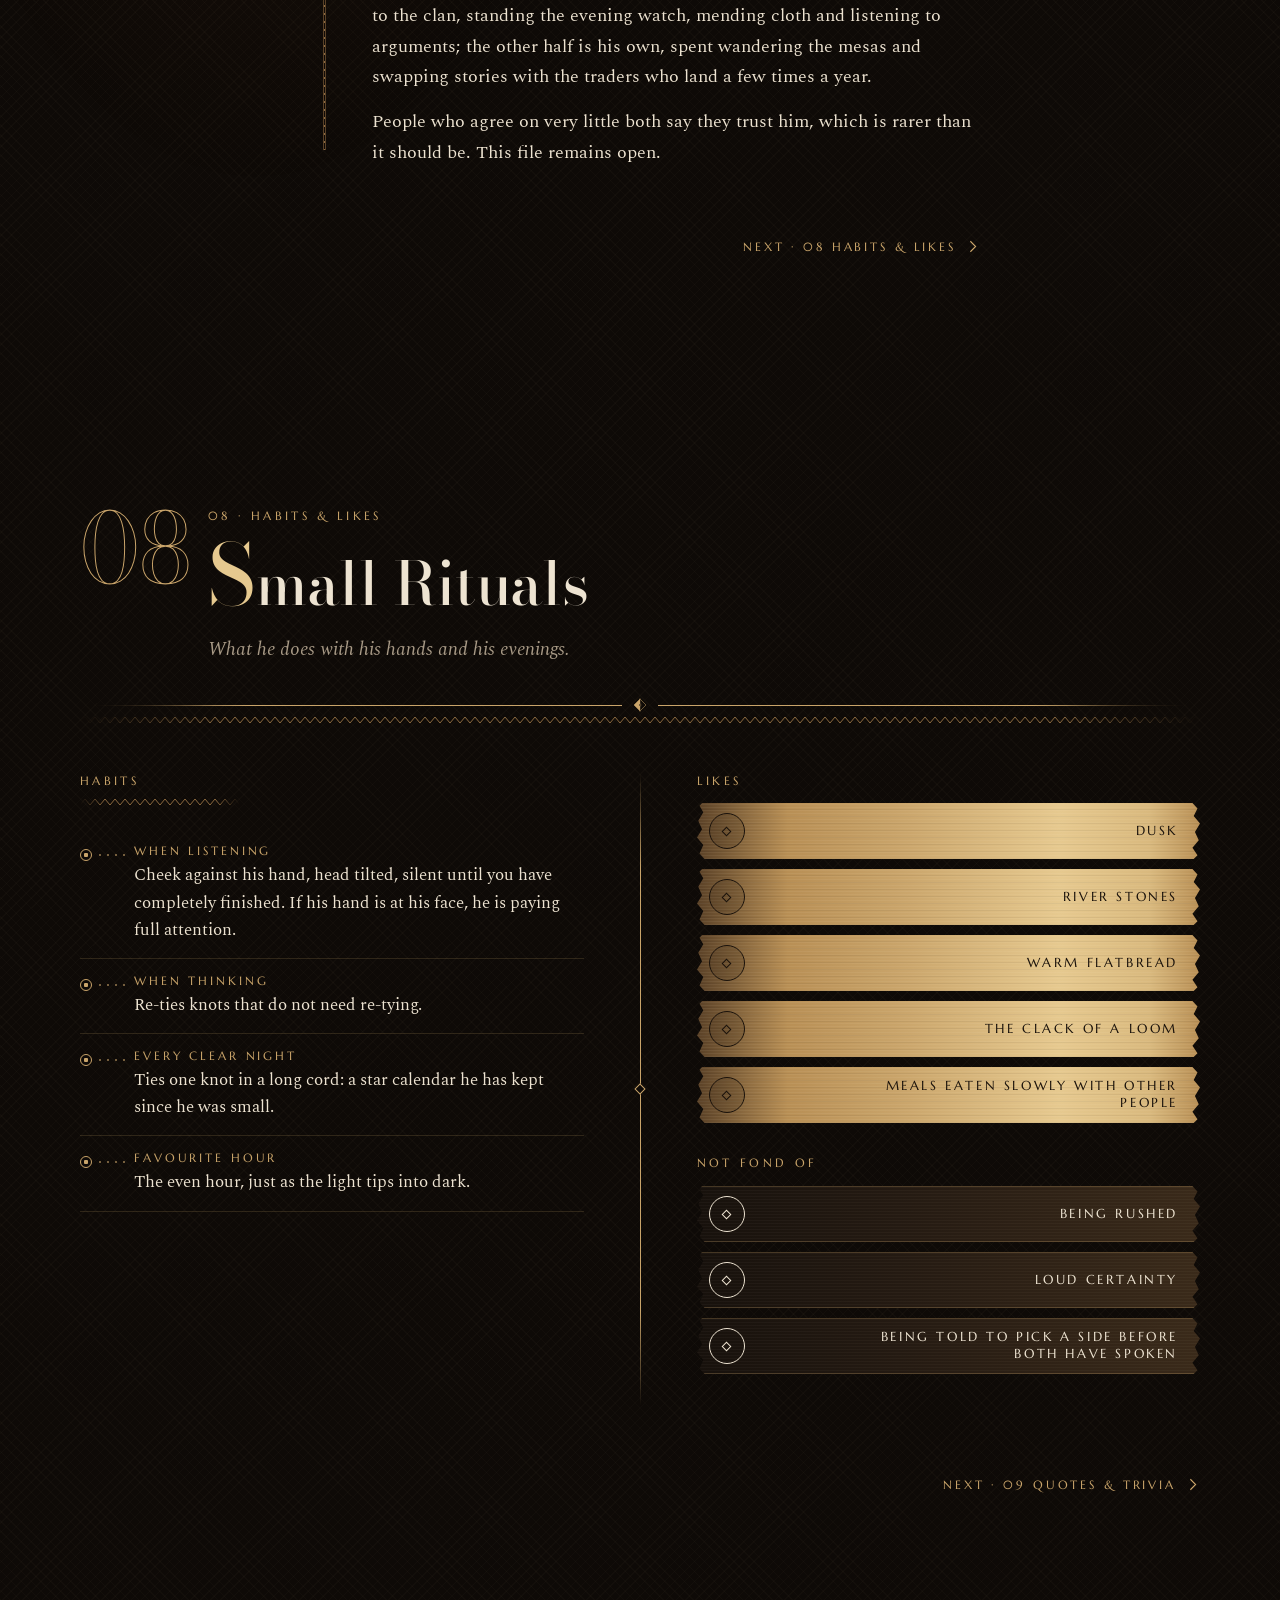
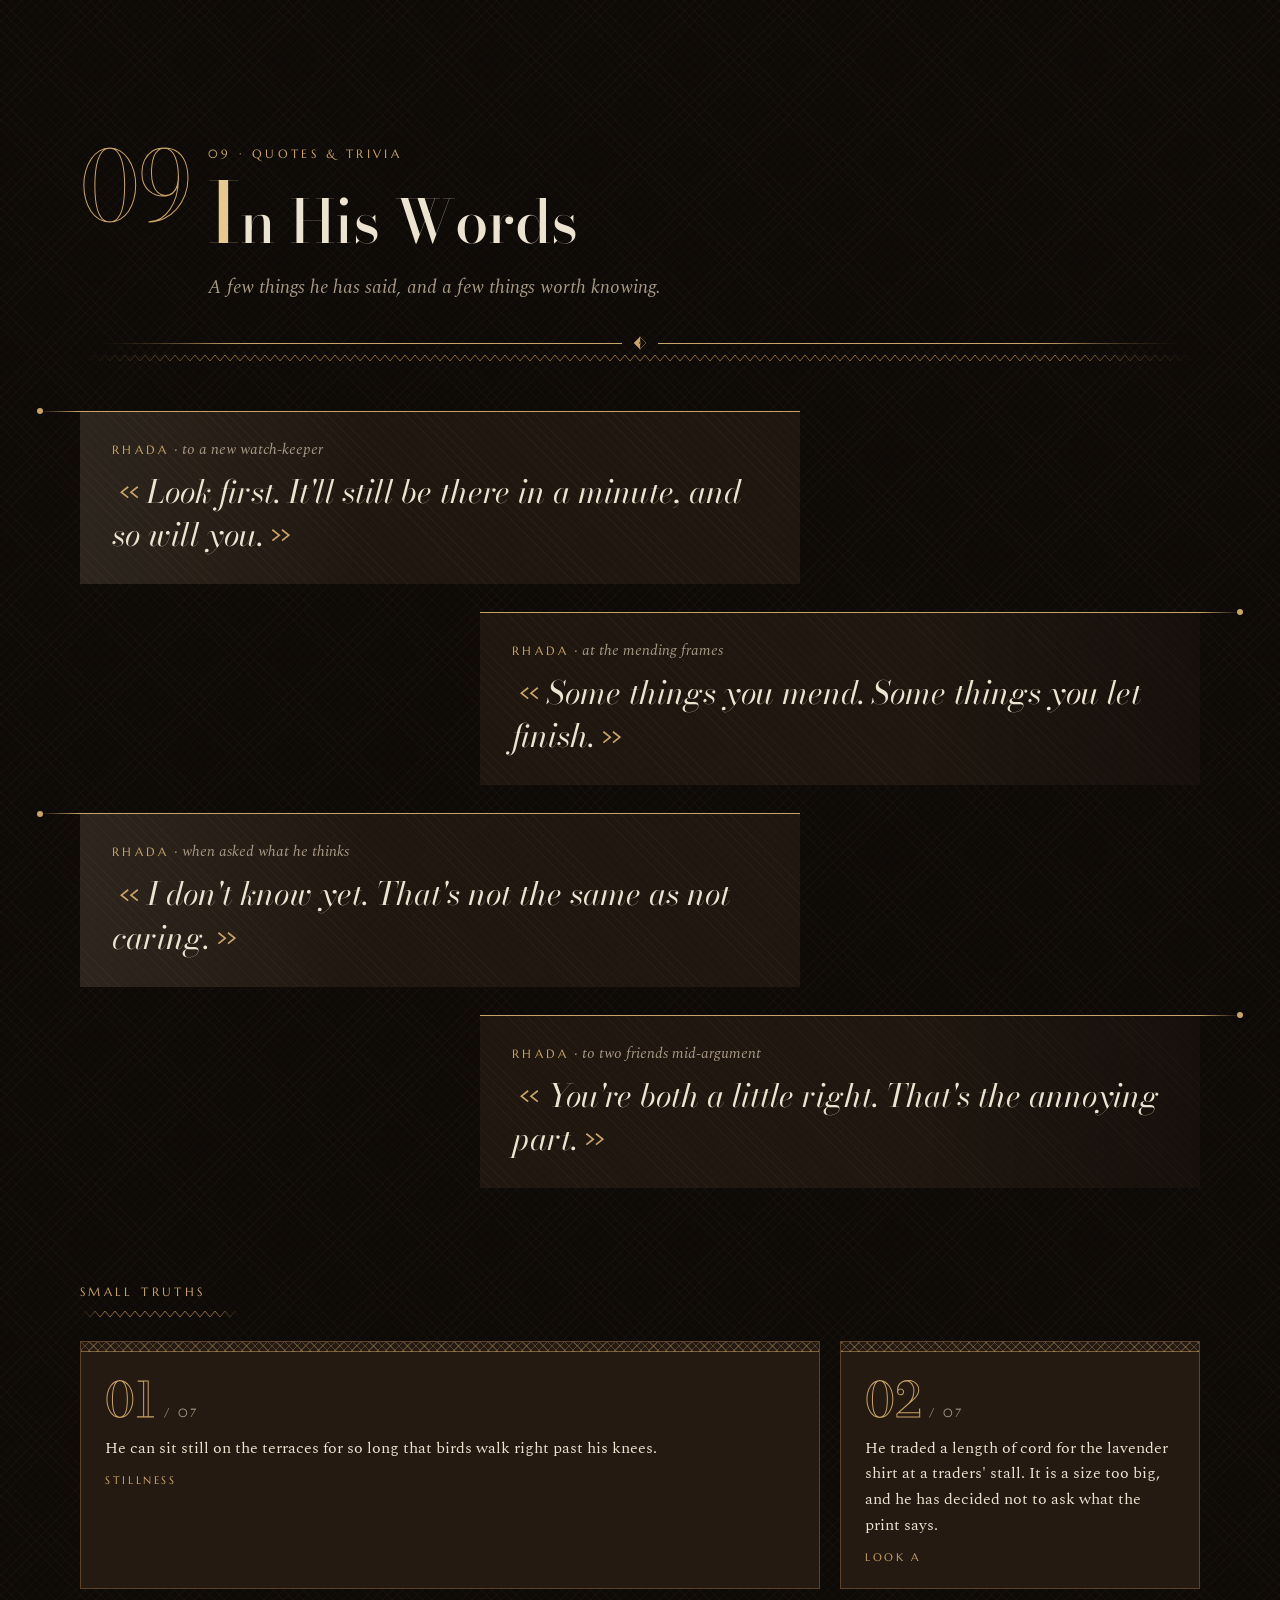
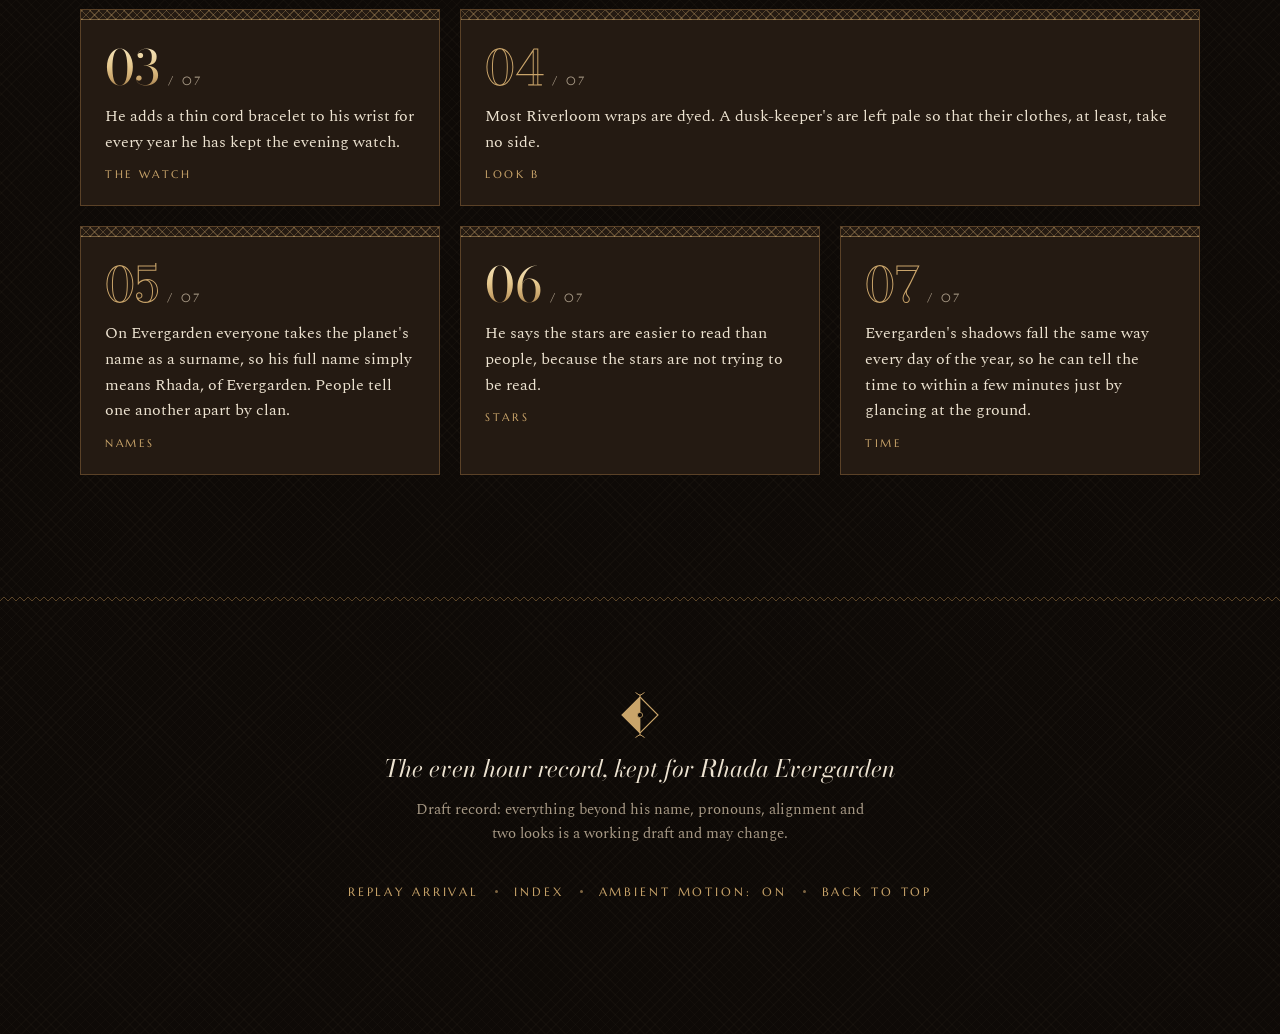
<file: rhada/index.html>
<!doctype html>
<html lang="en" data-look="afro">
  <head>
    <meta charset="utf-8" />
    <meta name="viewport" content="width=device-width, initial-scale=1, viewport-fit=cover" />
    <title>Rhada Evergarden</title>
    <meta
      name="description"
      content="The character record of Rhada Evergarden, a true neutral dusk-keeper from Evergarden, the world of even days."
    />
    <meta name="theme-color" content="#0e0a07" />
    <link
      rel="icon"
      href="data:image/svg+xml,%3Csvg xmlns='http://www.w3.org/2000/svg' viewBox='0 0 64 64'%3E%3Crect width='64' height='64' rx='12' fill='%230e0a07'/%3E%3Cpath d='M32 10 L54 32 L32 54 L10 32 Z' fill='none' stroke='%23c9a46a' stroke-width='3'/%3E%3Cpath d='M32 10 L10 32 L32 54 Z' fill='%23c9a46a'/%3E%3Ccircle cx='32' cy='32' r='4' fill='%230e0a07' stroke='%23c9a46a' stroke-width='2'/%3E%3C/svg%3E"
    />
    <link rel="preconnect" href="https://fonts.googleapis.com" />
    <link rel="preconnect" href="https://fonts.gstatic.com" crossorigin />
    <link
      rel="stylesheet"
      href="https://fonts.googleapis.com/css2?family=Bodoni+Moda:ital,opsz,wght@0,6..96,400..700;1,6..96,400..600&family=Marcellus+SC&family=Spectral:ital,wght@0,400;0,500;1,400&display=swap"
    />
    <link rel="stylesheet" href="css/style.css" />
    <link rel="stylesheet" href="css/arrival.css" />
    <script>
      // Runs before first paint so the right look, motion setting and intro are in place without a flash.
      (function () {
        var root = document.documentElement;
        var get = function (store, key) {
          try {
            return window[store].getItem(key);
          } catch (e) {
            return null;
          }
        };
        var params = new URLSearchParams(location.search);
        var look = params.get("look") || get("localStorage", "rhada:look");
        root.classList.add("js");
        root.dataset.look = look === "down" ? "down" : "afro";
        if (get("localStorage", "rhada:still") === "1") root.classList.add("still");
        if (matchMedia("(prefers-reduced-motion: reduce)").matches) root.classList.add("reduce");
        var firstVisit = get("sessionStorage", "rhada:arrived") !== "1";
        if (!location.hash && (firstVisit || params.has("intro"))) root.classList.add("arriving");
      })();
    </script>
    <script src="js/arrival.js" defer></script>
    <script src="js/main.js" defer></script>
  </head>
  <body>
    <svg class="sprite" aria-hidden="true" focusable="false">
      <symbol id="even-mark" viewBox="0 0 64 64">
        <path d="M32 8 L56 32 L32 56 L8 32 Z" fill="none" stroke="currentColor" stroke-width="1.5" />
        <path d="M32 8 L8 32 L32 56 Z" fill="currentColor" />
        <path d="M32 4 V60" fill="none" stroke="currentColor" stroke-width="1" />
        <circle cx="32" cy="32" r="3.5" fill="var(--mark-core, #0e0a07)" stroke="currentColor" stroke-width="1" />
        <path d="M26 2 L32 6 L38 2 M26 62 L32 58 L38 62" fill="none" stroke="currentColor" stroke-width="1.25" />
      </symbol>
      <symbol id="chev-stack" viewBox="0 0 16 22">
        <path d="M2 3 L8 8 L14 3" fill="none" stroke="currentColor" stroke-width="1.25" opacity=".9" />
        <path d="M2 9 L8 14 L14 9" fill="none" stroke="currentColor" stroke-width="1.25" opacity=".6" />
        <path d="M2 15 L8 20 L14 15" fill="none" stroke="currentColor" stroke-width="1.25" opacity=".3" />
      </symbol>
      <symbol id="chev" viewBox="0 0 16 10">
        <path d="M2 2 L8 8 L14 2" fill="none" stroke="currentColor" stroke-width="1.25" />
      </symbol>
      <symbol id="quote-open" viewBox="0 0 14 10">
        <path d="M6 1 L1 5 L6 9 M13 1 L8 5 L13 9" fill="none" stroke="currentColor" stroke-width="1.25" />
      </symbol>
      <symbol id="quote-close" viewBox="0 0 14 10">
        <path d="M1 1 L6 5 L1 9 M8 1 L13 5 L8 9" fill="none" stroke="currentColor" stroke-width="1.25" />
      </symbol>
      <symbol id="corner" viewBox="-2 -2 16 16">
        <path d="M0 12 V0 H12" fill="none" stroke="currentColor" stroke-width="1" />
        <path d="M0 -1.6 L1.6 0 L0 1.6 L-1.6 0 Z" fill="currentColor" />
      </symbol>
      <symbol id="ring-icon" viewBox="0 0 16 16">
        <circle cx="8" cy="8" r="6" fill="none" stroke="currentColor" stroke-width="1" />
        <circle cx="8" cy="8" r="2.5" fill="none" stroke="currentColor" stroke-width="1" />
        <circle cx="8" cy="2" r="1.4" fill="currentColor" />
      </symbol>
      <symbol id="index-icon" viewBox="0 0 16 20">
        <path
          d="M8 1 L11 4 L8 7 L5 4 Z M8 7 L11 10 L8 13 L5 10 Z M8 13 L11 16 L8 19 L5 16 Z"
          fill="none"
          stroke="currentColor"
          stroke-width="1.1"
        />
      </symbol>
      <symbol id="glyph-1" viewBox="0 0 14 14">
        <circle cx="7" cy="7" r="5.5" fill="none" stroke="currentColor" stroke-width="1.25" />
        <circle cx="7" cy="7" r="1.4" fill="currentColor" />
      </symbol>
      <symbol id="glyph-2" viewBox="0 0 14 14">
        <path d="M7 1.5 L12.5 7 L7 12.5 L1.5 7 Z" fill="none" stroke="currentColor" stroke-width="1.25" />
        <circle cx="7" cy="7" r="1.2" fill="currentColor" />
      </symbol>
      <symbol id="glyph-3" viewBox="0 0 14 14">
        <path
          d="M3 3.5 L7 7 L11 3.5 M3 7.5 L7 11 L11 7.5"
          fill="none"
          stroke="currentColor"
          stroke-width="1.25"
          stroke-linecap="round"
        />
      </symbol>
      <symbol id="glyph-4" viewBox="0 0 14 14">
        <path d="M7 2 V12 M2 7 H12" fill="none" stroke="currentColor" stroke-width="1.25" stroke-linecap="round" />
      </symbol>
      <symbol id="glyph-5" viewBox="0 0 14 14">
        <circle cx="7" cy="3.5" r="1.5" fill="currentColor" />
        <circle cx="3.2" cy="10" r="1.5" fill="currentColor" />
        <circle cx="10.8" cy="10" r="1.5" fill="currentColor" />
      </symbol>
      <symbol id="glyph-6" viewBox="0 0 14 14">
        <circle cx="7" cy="7" r="5.5" fill="none" stroke="currentColor" stroke-width="1.25" />
        <path d="M7 1.5 A5.5 5.5 0 0 0 7 12.5 Z" fill="currentColor" />
      </symbol>
      <!-- watermarks inside the hero sun: rings for the afro look, wrap lines for the hair-down look -->
      <symbol id="mark-rings" viewBox="0 0 240 240">
        <g fill="none" stroke="currentColor" stroke-width="1.2">
          <circle cx="120" cy="120" r="40" />
          <circle cx="120" cy="120" r="58" stroke-dasharray="2 6" />
          <circle cx="120" cy="120" r="76" />
          <circle cx="120" cy="120" r="94" stroke-dasharray="2 6" />
          <circle cx="120" cy="120" r="112" />
        </g>
      </symbol>
      <!-- uneven spacing and weights so the lines read as hand-wound cloth. Patterns take their colour from here, not
           from where they're used, hence a dark one (on the gold sun) and a light one (on the dark plate) -->
      <pattern id="wraps-dark" width="40" height="40" patternUnits="userSpaceOnUse" patternTransform="rotate(-32)">
        <path d="M0 0.5 H40 M0 13 H40 M0 34 H40" stroke="#6b4e2a" stroke-width="1" fill="none" />
        <path d="M0 7 H40 M0 27 H40" stroke="#6b4e2a" stroke-width=".85" fill="none" />
        <path d="M0 20 H40" stroke="#6b4e2a" stroke-width="1.2" fill="none" />
      </pattern>
      <pattern id="wraps-light" width="40" height="40" patternUnits="userSpaceOnUse" patternTransform="rotate(-32)">
        <path d="M0 0.5 H40 M0 13 H40 M0 34 H40" stroke="#cfcbb8" stroke-width="1" fill="none" />
        <path d="M0 7 H40 M0 27 H40" stroke="#cfcbb8" stroke-width=".85" fill="none" />
        <path d="M0 20 H40" stroke="#cfcbb8" stroke-width="1.2" fill="none" />
      </pattern>
    </svg>

    <a class="skip-link" href="#overview">Skip to the record</a>

    <div id="arrival" role="dialog" aria-modal="true" aria-label="Arrival animation">
      <canvas class="arrival-canvas" aria-hidden="true"></canvas>
      <div class="arrival-text" aria-hidden="true">
        <span class="a-hairline"></span>
        <span class="a-loading">Loading</span>
        <span class="a-label a-label--left"
          ><span class="a-num">01</span><span class="a-dot"> · </span>The gold moon</span
        >
        <span class="a-label a-label--home">02 · Evergarden</span>
        <span class="a-epithet">The world of even days</span>
        <span class="a-label a-label--right"
          ><span class="a-num">03</span><span class="a-dot"> · </span>The pale moon</span
        >
        <svg class="a-mark" viewBox="0 0 64 64">
          <path class="a-mark-line" pathLength="1" d="M32 8 L56 32 L32 56 L8 32 Z" />
          <path class="a-mark-line" pathLength="1" d="M32 4 V60" />
          <path class="a-mark-line" pathLength="1" d="M26 2 L32 6 L38 2 M26 62 L32 58 L38 62" />
          <path class="a-mark-fill" d="M32 8 L8 32 L32 56 Z" />
          <circle class="a-mark-core" cx="32" cy="32" r="3.5" />
        </svg>
        <span class="a-side a-side--light">The even hour</span>
        <span class="a-side a-side--dark">Fall in</span>
      </div>
      <button type="button" class="a-skip">Skip intro</button>
      <p class="sr-only">Arriving at Evergarden. Press Escape or Skip intro to go straight to the record.</p>
    </div>

    <header class="site-header">
      <a class="brand" href="#top" aria-label="Rhada Evergarden, top">
        <svg class="brand-mark" aria-hidden="true"><use href="#even-mark" /></svg>
        <span class="brand-name" aria-hidden="true">Rhada Evergarden</span>
      </a>
      <p class="now-reading" aria-hidden="true">
        <span class="now-num">00</span> · <span class="now-label">Arrival</span>
      </p>
      <div class="head-tools">
        <div class="beam beam--compact" role="radiogroup" aria-label="Rhada's look">
          <span class="beam-arm" aria-hidden="true"></span>
          <label class="beam-end beam-end--afro">
            <input class="sr-only" type="radio" name="look-head" value="afro" />
            <span class="node" aria-hidden="true"></span>
            <span class="sr-only">Afro</span>
          </label>
          <label class="beam-end beam-end--down">
            <input class="sr-only" type="radio" name="look-head" value="down" />
            <span class="node" aria-hidden="true"></span>
            <span class="sr-only">Hair down</span>
          </label>
        </div>
        <button type="button" class="index-btn" aria-haspopup="dialog" aria-controls="index">
          <svg aria-hidden="true"><use href="#index-icon" /></svg><span class="index-btn-text">Index</span>
        </button>
      </div>
      <span class="read-progress" aria-hidden="true"></span>
    </header>

    <nav class="spine" aria-label="Record sections">
      <span class="spine-fill" aria-hidden="true"></span>
      <ol>
        <li>
          <a href="#overview" data-num="01"><span class="bead">01</span><span class="spine-label">Overview</span></a>
        </li>
        <li>
          <a href="#record" data-num="02"><span class="bead">02</span><span class="spine-label">Record</span></a>
        </li>
        <li>
          <a href="#looks" data-num="03"><span class="bead">03</span><span class="spine-label">Looks</span></a>
        </li>
        <li>
          <a href="#personality" data-num="04"
            ><span class="bead">04</span><span class="spine-label">Personality</span></a
          >
        </li>
        <li class="spine-centre">
          <a href="#alignment" data-num="05"><span class="bead">05</span><span class="spine-label">Alignment</span></a>
        </li>
        <li>
          <a href="#homeworld" data-num="06"><span class="bead">06</span><span class="spine-label">Homeworld</span></a>
        </li>
        <li>
          <a href="#history" data-num="07"><span class="bead">07</span><span class="spine-label">History</span></a>
        </li>
        <li>
          <a href="#habits" data-num="08"
            ><span class="bead">08</span><span class="spine-label">Habits &amp; likes</span></a
          >
        </li>
        <li>
          <a href="#words" data-num="09"
            ><span class="bead">09</span><span class="spine-label">Quotes &amp; trivia</span></a
          >
        </li>
      </ol>
    </nav>

    <main id="main">
      <!-- hero: "this is him" -->
      <section id="top" class="hero" aria-labelledby="hero-title" data-label="Arrival" data-num="00">
        <div class="smoke hero-smoke hero-smoke--a" aria-hidden="true"></div>
        <div class="smoke hero-smoke hero-smoke--b" aria-hidden="true"></div>
        <div class="hero-grid">
          <div class="hero-copy">
            <p class="kicker hero-kicker">A character record from Evergarden</p>
            <h1 id="hero-title" tabindex="-1">
              <span class="sr-only">Rhada Evergarden</span>
              <span class="h1-first" aria-hidden="true"
                ><span>R</span><span>h</span><span>a</span><span>d</span><span>a</span></span
              >
              <span class="h1-last" aria-hidden="true">Evergarden</span>
            </h1>
            <span class="hairline hero-hairline" aria-hidden="true"></span>
            <p class="tagline">Neither day nor night. The hour between.</p>
            <div class="hero-actions">
              <a class="btn" href="#overview">Read the record</a>
              <button type="button" class="btn-text" data-replay>
                <svg aria-hidden="true"><use href="#ring-icon" /></svg>Replay arrival
              </button>
            </div>
          </div>

          <div class="stage">
            <div class="sun-glow" aria-hidden="true"></div>
            <svg class="rings" viewBox="0 0 1020 1020" aria-hidden="true">
              <circle class="ring ring--inner" cx="510" cy="510" r="370" pathLength="1" />
              <g class="ring-turn">
                <g class="ring-spin ring-spin--rev">
                  <circle class="ring ring--ticks" cx="510" cy="510" r="430" />
                </g>
              </g>
              <g class="ring-spin">
                <circle class="ring ring--outer" cx="510" cy="510" r="508" pathLength="1" />
                <circle class="ring-node" cx="510" cy="2" r="4" />
                <circle class="ring-node" cx="1018" cy="510" r="4" />
                <circle class="ring-node" cx="510" cy="1018" r="4" />
                <circle class="ring-node" cx="2" cy="510" r="4" />
              </g>
            </svg>
            <div class="sun" aria-hidden="true">
              <svg class="watermark watermark--afro"><use href="#mark-rings" /></svg>
              <svg class="watermark watermark--down"><rect width="100%" height="100%" fill="url(#wraps-dark)" /></svg>
            </div>
            <div class="horizon" aria-hidden="true"></div>
            <div class="fig fig--afro">
              <img
                src="img/rhada-afro.webp"
                width="295"
                height="440"
                decoding="async"
                alt="Sketch of Rhada: dark brown skin and a big black afro, a loose lavender T-shirt with a pale print, his hand raised by his face, thin bracelets on his wrist."
              />
            </div>
            <div class="fig fig--down">
              <img
                src="img/rhada-down.webp"
                width="329"
                height="603"
                decoding="async"
                alt="Sketch of Rhada kneeling, his black hair down in loose curls, wearing pale cloth wraps around his chest, forearms, hands, hips and thighs."
              />
            </div>
          </div>

          <dl class="glance">
            <div>
              <dt>Pronouns</dt>
              <dd>He/him</dd>
            </div>
            <div>
              <dt>Alignment</dt>
              <dd><a href="#alignment">True neutral</a></dd>
            </div>
            <div>
              <dt>Home</dt>
              <dd><a href="#homeworld">Evergarden</a> <span class="glance-sub">Riverloom clan</span></dd>
            </div>
            <div>
              <dt>Hair</dt>
              <dd><a href="#looks">Afro or down</a></dd>
            </div>
          </dl>
        </div>

        <div class="hero-ground">
          <div class="beam beam--large" role="radiogroup" aria-label="Rhada's look">
            <span class="beam-arm" aria-hidden="true"></span>
            <span class="beam-fulcrum" aria-hidden="true"
              ><svg><use href="#chev" /></svg
            ></span>
            <label class="beam-end beam-end--afro">
              <input class="sr-only" type="radio" name="look-hero" value="afro" />
              <span class="node" aria-hidden="true"><span class="node-letter">A</span></span>
              <span class="beam-label">Afro</span>
            </label>
            <label class="beam-end beam-end--down">
              <input class="sr-only" type="radio" name="look-hero" value="down" />
              <span class="node" aria-hidden="true"><span class="node-letter">B</span></span>
              <span class="beam-label">Down</span>
            </label>
          </div>
          <div class="look-captions">
            <p class="look-caption look-caption--afro">
              <span class="kicker">Look A · Afro</span
              ><span class="look-caption-line">Lavender tee, thin bracelets</span>
            </p>
            <p class="look-caption look-caption--down">
              <span class="kicker">Look B · Down</span
              ><span class="look-caption-line">Loose curls, pale cloth wraps</span>
            </p>
          </div>
          <a class="fall-in" href="#overview">
            <span>Fall in</span>
            <svg aria-hidden="true"><use href="#chev-stack" /></svg>
          </a>
        </div>
      </section>

      <!-- 01 -->
      <section id="overview" class="band" aria-labelledby="overview-title" data-label="Overview" data-num="01">
        <div class="reading">
          <header class="band-head">
            <span class="band-num" aria-hidden="true">01</span>
            <h2 id="overview-title" tabindex="-1">
              <span class="kicker">01 · Overview</span><span class="band-title">Who He Is</span>
            </h2>
            <p class="standfirst" data-draft>A dusk-keeper who would rather understand a thing than judge it.</p>
            <div class="band-rule" aria-hidden="true"></div>
          </header>
          <div class="overview-body">
            <span class="cloth-edge cloth-edge--left" aria-hidden="true"></span>
            <span class="cloth-edge cloth-edge--right" aria-hidden="true"></span>
            <p class="lede" data-draft data-reveal>
              <span class="lede-open">Rhada Evergarden</span> is a seventeen-year-old dusk-keeper from Evergarden, the
              world of even days, where night and day always last the same length.
            </p>
            <p data-draft data-reveal>
              He belongs to the Riverloom clan, a people of weavers, growers and star-readers who keep their history by
              heart.
            </p>
            <p data-reveal>
              True neutral to the bone, he watches before he acts, weighs every side and rarely takes one, and stays
              loyal to the way things are rather than to any cause. It is not coldness; he simply believes most things
              find their level if they are given room, and he is very good at giving them room.
            </p>
          </div>
          <a class="next" href="#record"
            >Next · 02 Record<svg aria-hidden="true"><use href="#chev" /></svg
          ></a>
        </div>
      </section>

      <!-- 02 -->
      <section id="record" class="band" aria-labelledby="record-title" data-label="Record" data-num="02">
        <div class="wide">
          <header class="band-head">
            <span class="band-num" aria-hidden="true">02</span>
            <h2 id="record-title" tabindex="-1">
              <span class="kicker">02 · Record</span><span class="band-title">The Record</span>
            </h2>
            <p class="standfirst">Everything known about him, at a glance.</p>
            <div class="band-rule" aria-hidden="true"></div>
          </header>

          <div class="record-card" data-reveal>
            <svg class="corner corner--tl" aria-hidden="true"><use href="#corner" /></svg>
            <svg class="corner corner--tr" aria-hidden="true"><use href="#corner" /></svg>
            <svg class="corner corner--bl" aria-hidden="true"><use href="#corner" /></svg>
            <svg class="corner corner--br" aria-hidden="true"><use href="#corner" /></svg>
            <span class="chevron-strip record-strip" aria-hidden="true"></span>
            <p class="banner banner--gold record-name">
              <span class="banner-node" aria-hidden="true"
                ><svg><use href="#even-mark" /></svg
              ></span>
              <span class="banner-text">Rhada Evergarden</span>
            </p>
            <div class="record-cols">
              <div class="record-col">
                <h3 class="group-title">Identity</h3>
                <dl class="facts">
                  <div id="fact-pronouns">
                    <dt>Pronouns</dt>
                    <dd>He/him</dd>
                  </div>
                  <div id="fact-alignment">
                    <dt>Alignment</dt>
                    <dd>
                      <a href="#alignment"
                        ><svg class="inline-mark" aria-hidden="true"><use href="#even-mark" /></svg>True neutral, very
                        much so</a
                      >
                    </dd>
                  </div>
                  <div id="fact-temperament" data-draft>
                    <dt>Temperament</dt>
                    <dd>Watchful · even-tempered · unhurried</dd>
                  </div>
                  <div id="fact-role" data-draft>
                    <dt>Role</dt>
                    <dd>Dusk-keeper: a star-reader and keeper of the spoken record</dd>
                  </div>
                  <div id="fact-age" data-draft>
                    <dt>Age</dt>
                    <dd>Seventeen</dd>
                  </div>
                </dl>
                <h3 class="group-title">Origin</h3>
                <dl class="facts">
                  <div id="fact-home" data-draft>
                    <dt>Home world</dt>
                    <dd><a href="#homeworld">Evergarden</a>, the world of even days</dd>
                  </div>
                  <div id="fact-clan" data-draft>
                    <dt>Clan</dt>
                    <dd>Riverloom</dd>
                  </div>
                  <div id="fact-born" data-draft>
                    <dt>Born</dt>
                    <dd>At the even hour, as day tipped into dark</dd>
                  </div>
                  <div id="fact-status">
                    <dt>Status</dt>
                    <dd>Record open</dd>
                  </div>
                </dl>
              </div>
              <div class="record-col">
                <h3 class="group-title">Appearance</h3>
                <dl class="facts">
                  <div id="fact-skin">
                    <dt>Skin</dt>
                    <dd>Dark brown</dd>
                  </div>
                  <div id="fact-hair">
                    <dt>Hair</dt>
                    <dd>
                      Thick black curls, worn two ways:
                      <span class="hair-buttons">
                        <button type="button" class="hair-btn" data-set-look="afro" aria-pressed="false">Afro</button>
                        <button type="button" class="hair-btn" data-set-look="down" aria-pressed="false">Down</button>
                      </span>
                    </dd>
                  </div>
                  <div id="fact-height" data-draft>
                    <dt>Height</dt>
                    <dd>175 cm (5 ft 9 in), taller with the afro</dd>
                  </div>
                  <div id="fact-looks">
                    <dt>Looks</dt>
                    <dd>
                      <a href="#look-afro">Look A, afro</a>: lavender tee, thin bracelets<br />
                      <a href="#look-down">Look B, hair down</a>: pale cloth wraps
                    </dd>
                  </div>
                  <div id="fact-signature">
                    <dt>Signature</dt>
                    <dd>Thin cord bracelets; pale undyed wraps</dd>
                  </div>
                </dl>
              </div>
            </div>
          </div>
          <a class="next" href="#looks"
            >Next · 03 Looks<svg aria-hidden="true"><use href="#chev" /></svg
          ></a>
        </div>
      </section>

      <!-- 03 -->
      <section id="looks" class="band" aria-labelledby="looks-title" data-label="Looks" data-num="03">
        <div class="wide">
          <header class="band-head">
            <span class="band-num" aria-hidden="true">03</span>
            <h2 id="looks-title" tabindex="-1">
              <span class="kicker">03 · Looks</span><span class="band-title">Two Looks</span>
            </h2>
            <p class="standfirst" data-draft>Neither one is the real Rhada; both are.</p>
            <div class="band-rule" aria-hidden="true"></div>
          </header>

          <div class="looks">
            <figure class="plate-wrap" id="look-afro" data-reveal>
              <div class="plate plate--afro">
                <span class="plate-chip" aria-hidden="true">Shown</span>
                <svg class="plate-watermark" aria-hidden="true"><use href="#mark-rings" /></svg>
                <img
                  src="img/rhada-afro.webp"
                  width="295"
                  height="440"
                  loading="lazy"
                  decoding="async"
                  alt="Rhada with his hair in a big afro, wearing a loose lavender T-shirt, one hand raised to his cheek."
                />
                <span class="plate-num gild" aria-hidden="true">01</span>
              </div>
              <figcaption class="plate-text">
                <span class="kicker">Look A</span>
                <h3>Afro</h3>
                <p data-draft>
                  His everyday look, for days off the watch. He is usually caught like this mid-listen, head tilted and
                  one hand raised to his cheek.
                </p>
                <dl class="facts facts--compact">
                  <div>
                    <dt>Hair</dt>
                    <dd>Picked out into a full, rounded afro</dd>
                  </div>
                  <div>
                    <dt>Wearing</dt>
                    <dd>A loose lavender T-shirt with a pale printed graphic</dd>
                  </div>
                  <div>
                    <dt>Details</dt>
                    <dd>A few thin bracelets on one wrist</dd>
                  </div>
                </dl>
                <button type="button" class="btn look-btn" data-set-look="afro" aria-pressed="false">
                  <span class="look-btn-off">Show this look</span><span class="look-btn-on">Showing now</span>
                </button>
              </figcaption>
            </figure>

            <div class="looks-axis" aria-hidden="true">
              <span class="axis-mark"
                ><svg><use href="#even-mark" /></svg
              ></span>
            </div>

            <figure class="plate-wrap" id="look-down" data-reveal>
              <div class="plate plate--down">
                <span class="plate-chip" aria-hidden="true">Shown</span>
                <svg class="plate-watermark" aria-hidden="true">
                  <rect width="100%" height="100%" fill="url(#wraps-light)" />
                </svg>
                <img
                  src="img/rhada-down.webp"
                  width="329"
                  height="603"
                  loading="lazy"
                  decoding="async"
                  alt="Rhada kneeling with his black hair down in loose curls, pale cloth wound around his chest, forearms, hands, hips and thighs."
                />
                <span class="plate-num gild" aria-hidden="true">02</span>
              </div>
              <figcaption class="plate-text">
                <span class="kicker">Look B</span>
                <h3>Hair down</h3>
                <p data-draft>
                  His look for watch days and gatherings. The wraps are practical, guarding skin from sun and sharp
                  grass, and ceremonial, since each band goes on in a set order.
                </p>
                <dl class="facts facts--compact">
                  <div>
                    <dt>Hair</dt>
                    <dd>Loose curls falling around his face to his shoulders</dd>
                  </div>
                  <div>
                    <dt>Wearing</dt>
                    <dd>Pale undyed cloth wound around his chest, forearms, hands, hips and thighs</dd>
                  </div>
                  <div data-draft>
                    <dt>Details</dt>
                    <dd>Kneels to work; keeps his eyes lowered while he listens</dd>
                  </div>
                </dl>
                <button type="button" class="btn look-btn" data-set-look="down" aria-pressed="false">
                  <span class="look-btn-off">Show this look</span><span class="look-btn-on">Showing now</span>
                </button>
              </figcaption>
            </figure>
          </div>
          <a class="next" href="#personality"
            >Next · 04 Personality<svg aria-hidden="true"><use href="#chev" /></svg
          ></a>
        </div>
      </section>

      <!-- 04 -->
      <section id="personality" class="band" aria-labelledby="personality-title" data-label="Personality" data-num="04">
        <div class="wide">
          <header class="band-head">
            <span class="band-num" aria-hidden="true">04</span>
            <h2 id="personality-title" tabindex="-1">
              <span class="kicker">04 · Personality</span><span class="band-title">His Nature</span>
            </h2>
            <p class="standfirst" data-draft>Calm, watchful and dry; kind without being a pushover.</p>
            <div class="band-rule" aria-hidden="true"></div>
          </header>

          <div class="nature">
            <div class="nature-traits">
              <p data-draft data-reveal>
                Calm, watchful and dry, Rhada is kind without being a pushover and honest without being harsh. His
                patience can read as distance until you notice he remembers every word you said. He is warm in small,
                practical ways: a hand on the rope, a seat left open, a question asked twice so you can answer it
                properly.
              </p>
              <p class="label">Traits</p>
              <ol class="traits" data-draft>
                <li data-reveal>
                  <span class="bead-node" aria-hidden="true"
                    ><svg><use href="#glyph-1" /></svg
                  ></span>
                  <h3>Watchful</h3>
                  <p>
                    He listens to the whole of a thing before he answers any part of it. He notices who is tired, which
                    way the wind is turning and what nobody is saying.
                  </p>
                </li>
                <li data-reveal>
                  <span class="bead-node" aria-hidden="true"
                    ><svg><use href="#glyph-2" /></svg
                  ></span>
                  <h3>Even-tempered</h3>
                  <p>
                    Hard to anger and hard to flatter; praise and complaint get roughly the same nod. When a room gets
                    loud, he gets quieter, and people tend to follow.
                  </p>
                </li>
                <li data-reveal>
                  <span class="bead-node" aria-hidden="true"
                    ><svg><use href="#glyph-3" /></svg
                  ></span>
                  <h3>Fair, not soft</h3>
                  <p>
                    He will tell a friend they are wrong in front of the person they wronged, then help them both carry
                    their things home.
                  </p>
                </li>
                <li data-reveal>
                  <span class="bead-node" aria-hidden="true"
                    ><svg><use href="#glyph-4" /></svg
                  ></span>
                  <h3>Unhurried</h3>
                  <p>
                    He does not rush, and he will not be rushed into choosing. "Wait" is the word he uses most,
                    sometimes a little too often.
                  </p>
                </li>
                <li data-reveal>
                  <span class="bead-node" aria-hidden="true"
                    ><svg><use href="#glyph-5" /></svg
                  ></span>
                  <h3>Accepting</h3>
                  <p>
                    He would rather understand how something works than decide whether it should. His loyalty is to what
                    is, not to what anyone wishes it were.
                  </p>
                </li>
                <li data-reveal>
                  <span class="bead-node" aria-hidden="true"
                    ><svg><use href="#glyph-6" /></svg
                  ></span>
                  <h3>Quietly funny</h3>
                  <p>
                    His humour is dry, late and delivered with a straight face. Friends say you have to watch his eyes
                    to know he is teasing.
                  </p>
                </li>
              </ol>
            </div>

            <div class="nature-scales">
              <p class="label">The scales</p>
              <div class="scales" data-draft>
                <div class="scale" role="img" aria-label="Lawful to chaotic: dead centre">
                  <span class="pole pole--l">Lawful</span>
                  <span class="track" style="--v: 48"><i class="fill"></i><i class="marker"></i></span>
                  <span class="pole pole--r">Chaotic</span>
                  <span class="readout">Dead centre</span>
                </div>
                <div class="scale" role="img" aria-label="Good to evil: dead centre">
                  <span class="pole pole--l">Good</span>
                  <span class="track" style="--v: 50"><i class="fill"></i><i class="marker"></i></span>
                  <span class="pole pole--r">Evil</span>
                  <span class="readout">Dead centre</span>
                </div>
                <div class="scale" role="img" aria-label="Speaking to listening: leans slightly to listening">
                  <span class="pole pole--l">Speaking</span>
                  <span class="track" style="--v: 58"><i class="fill"></i><i class="marker"></i></span>
                  <span class="pole pole--r">Listening</span>
                  <span class="readout">Leans slightly to listening</span>
                </div>
                <div class="scale" role="img" aria-label="Stepping in to letting be: leans slightly to letting be">
                  <span class="pole pole--l">Stepping in</span>
                  <span class="track" style="--v: 55"><i class="fill"></i><i class="marker"></i></span>
                  <span class="pole pole--r">Letting be</span>
                  <span class="readout">Leans slightly to letting be</span>
                </div>
              </div>
              <button type="button" class="btn-text tip-btn">
                <svg aria-hidden="true"><use href="#chev" /></svg>Tip the scales
              </button>
              <p class="tip-note" aria-live="polite"></p>
            </div>
          </div>
          <a class="next" href="#alignment"
            >Next · 05 Alignment<svg aria-hidden="true"><use href="#chev" /></svg
          ></a>
        </div>
      </section>

      <!-- 05: the centre of the record, split between day and night -->
      <section
        id="alignment"
        class="band centre"
        aria-labelledby="alignment-title"
        data-label="Alignment"
        data-num="05"
      >
        <div class="smoke seam-smoke seam-smoke--light" aria-hidden="true"></div>
        <div class="smoke seam-smoke seam-smoke--dark" aria-hidden="true"></div>
        <div class="centre-head">
          <header class="band-head band-head--light">
            <span class="band-num" aria-hidden="true">05</span>
            <h2 id="alignment-title" tabindex="-1">
              <span class="kicker">05 · Alignment</span><span class="band-title">True Neutral</span>
            </h2>
          </header>
          <div class="band-head band-head--dark" aria-hidden="true">
            <span class="band-num">05</span>
            <p class="h2-copy">
              <span class="kicker">05 · Alignment</span><span class="band-title">True Neutral</span>
            </p>
          </div>
        </div>
        <div class="centre-grid">
          <div class="centre-light">
            <p class="standfirst">The one fact nobody had to make up: he is true neutral, all the way down.</p>
            <h3>What it means for him</h3>
            <p data-draft>
              True neutral, and this file would underline it if it underlined anything. Rhada does not see the world as
              a contest between good and evil; he sees something closer to a loom, where every thread pulls against
              another and the cloth only holds when the tension is even.
            </p>
            <p data-draft>
              He steps in when something tips too far, like a bully, a hoarder or a fire left burning, and steps back
              once it settles. People on opposite sides of an argument both trust him, and both are sometimes annoyed by
              him.
            </p>
            <p class="legend legend--light">L/N/C: lawful, neutral, chaotic · G/N/E: good, neutral, evil</p>
          </div>

          <figure
            class="medallion"
            role="img"
            aria-label="Alignment chart: of the nine alignments, Rhada sits in the exact centre, true neutral."
          >
            <svg class="medallion-orbit" viewBox="0 0 100 100" aria-hidden="true">
              <circle cx="50" cy="50" r="49" />
            </svg>
            <span class="axis axis--good" aria-hidden="true">Good</span>
            <span class="axis axis--evil" aria-hidden="true">Evil</span>
            <span class="axis axis--law" aria-hidden="true">Law</span>
            <span class="axis axis--chaos" aria-hidden="true">Chaos</span>
            <div class="lattice" aria-hidden="true">
              <svg class="spokes" viewBox="0 0 192 192">
                <path d="M32 32 L96 96" data-for="lg" />
                <path d="M96 32 V96" data-for="ng" />
                <path d="M160 32 L96 96" data-for="cg" />
                <path d="M32 96 H96" data-for="ln" />
                <path d="M160 96 H96" data-for="cn" />
                <path d="M32 160 L96 96" data-for="le" />
                <path d="M96 160 V96" data-for="ne" />
                <path d="M160 160 L96 96" data-for="ce" />
              </svg>
              <span class="cell" data-cell="lg">LG</span>
              <span class="cell" data-cell="ng">NG</span>
              <span class="cell" data-cell="cg">CG</span>
              <span class="cell" data-cell="ln">LN</span>
              <span class="cell cell--centre"
                ><svg><use href="#even-mark" /></svg
              ></span>
              <span class="cell" data-cell="cn">CN</span>
              <span class="cell" data-cell="le">LE</span>
              <span class="cell" data-cell="ne">NE</span>
              <span class="cell" data-cell="ce">CE</span>
            </div>
          </figure>

          <div class="centre-dark">
            <p class="kicker">A line he'd say</p>
            <blockquote class="centre-quote" data-draft>
              <svg class="qm" aria-hidden="true"><use href="#quote-open" /></svg>I'm not on your side. I'm not against
              you. I'm holding the other end of the rope.<svg class="qm" aria-hidden="true">
                <use href="#quote-close" />
              </svg>
            </blockquote>
            <p class="attribution">— Rhada</p>
            <p class="legend legend--dark">L/N/C: lawful, neutral, chaotic · G/N/E: good, neutral, evil</p>
          </div>
        </div>
        <div class="wide centre-next">
          <a class="next" href="#homeworld"
            >Next · 06 Homeworld<svg aria-hidden="true"><use href="#chev" /></svg
          ></a>
        </div>
      </section>

      <!-- 06 -->
      <section id="homeworld" class="band" aria-labelledby="homeworld-title" data-label="Homeworld" data-num="06">
        <div class="wide">
          <header class="band-head">
            <span class="band-num" aria-hidden="true">06</span>
            <h2 id="homeworld-title" tabindex="-1">
              <span class="kicker">06 · Homeworld</span><span class="band-title" data-draft>Evergarden</span>
            </h2>
            <p class="standfirst epithet" data-draft>The world of even days</p>
            <div class="band-rule" aria-hidden="true"></div>
          </header>

          <div
            class="system"
            role="img"
            aria-label="Evergarden and its two moons: a small gold moon and a wide pale one."
            data-draft
          >
            <span class="system-line" aria-hidden="true"></span>
            <span class="system-body system-body--gold" aria-hidden="true"></span>
            <span class="system-body system-body--home" aria-hidden="true"></span>
            <span class="system-body system-body--pale" aria-hidden="true"></span>
            <span class="system-label system-label--gold" aria-hidden="true">01 · Gold moon</span>
            <span class="system-label system-label--home" aria-hidden="true">02 · Evergarden</span>
            <span class="system-label system-label--pale" aria-hidden="true">03 · Pale moon</span>
          </div>

          <div class="world">
            <figure class="planet-figure" data-reveal>
              <canvas class="planet-canvas" aria-hidden="true"></canvas>
              <svg class="planet-leaders" viewBox="0 0 440 440" aria-hidden="true">
                <polyline points="150,262 60,330" />
                <circle cx="60" cy="330" r="3" />
                <polyline points="220,194 220,64" />
                <circle cx="220" cy="64" r="3" />
                <polyline points="290,250 380,330" />
                <circle cx="380" cy="330" r="3" />
              </svg>
              <span class="planet-label planet-label--day" aria-hidden="true">Day side</span>
              <span class="planet-label planet-label--home" aria-hidden="true">The even hour · home</span>
              <span class="planet-label planet-label--night" aria-hidden="true">Night side</span>
              <figcaption class="sr-only">
                Evergarden seen from space: a lit day side, a dark night side, and the dusk line between them where it
                is the even hour.
              </figcaption>
            </figure>
            <div class="world-text">
              <p data-draft data-reveal>
                A warm, slow-turning world that spins perfectly upright, so day and night always last the same length
                and there are no true seasons. Its gardens never stop growing.
              </p>
              <p data-draft data-reveal>
                Grass terraces and dark fruit trees step down to wide, quiet rivers, with red-clay mesas beyond. Its
                people like to say the planet taught them balance before they had a word for it.
              </p>
              <dl class="facts facts--dotted" data-draft>
                <div>
                  <dt>Day length</dt>
                  <dd>28 hours, always 14 light and 14 dark</dd>
                </div>
                <div>
                  <dt>Seasons</dt>
                  <dd>None to speak of; the gardens never rest</dd>
                </div>
                <div>
                  <dt>Land</dt>
                  <dd>Grass terraces, slow rivers and red-clay mesas</dd>
                </div>
                <div>
                  <dt>Sky</dt>
                  <dd>A faint ring of gold dust, brightest at dusk</dd>
                </div>
                <div>
                  <dt>Moons</dt>
                  <dd>Two: one small and gold, one wide and pale</dd>
                </div>
                <div>
                  <dt>People</dt>
                  <dd>Small river clans of weavers, growers and star-readers</dd>
                </div>
                <div>
                  <dt>Known for</dt>
                  <dd>Woven cloth, knotted-cord star maps and history kept by heart</dd>
                </div>
              </dl>
              <button type="button" class="btn-text" data-replay>
                <svg aria-hidden="true"><use href="#ring-icon" /></svg>Replay arrival
              </button>
            </div>
          </div>
          <a class="next" href="#history"
            >Next · 07 History<svg aria-hidden="true"><use href="#chev" /></svg
          ></a>
        </div>
      </section>

      <!-- 07 -->
      <section id="history" class="band" aria-labelledby="history-title" data-label="History" data-num="07">
        <div class="smoke history-smoke" aria-hidden="true"></div>
        <div class="reading">
          <header class="band-head">
            <span class="band-num" aria-hidden="true">07</span>
            <h2 id="history-title" tabindex="-1">
              <span class="kicker">07 · History</span><span class="band-title">Before</span>
            </h2>
            <p class="standfirst" data-draft>From the even hour he was born in to the watch he keeps now.</p>
            <div class="band-rule" aria-hidden="true"></div>
          </header>
          <div class="chapters" data-draft>
            <span class="cord chapters-cord" aria-hidden="true"><span class="chapters-fill"></span></span>
            <article id="history-1" class="chapter" data-reveal>
              <span class="chapter-node" aria-hidden="true">I</span>
              <h3><span class="chapter-word">Chapter I</span><span class="chapter-title">Born on the line</span></h3>
              <p>
                Rhada was born at the even hour, the exact moment Evergarden's day tips from light into dark. The
                Riverloom clan took it as a good sign: a child born on the line, they say, spends his life standing on
                it. The spoken record of his birth is two lines long and notes nothing unusual, which the clan considers
                a good beginning too.
              </p>
            </article>
            <svg class="chapter-break" aria-hidden="true"><use href="#chev-stack" /></svg>
            <article id="history-2" class="chapter" data-reveal>
              <span class="chapter-node" aria-hidden="true">II</span>
              <h3><span class="chapter-word">Chapter II</span><span class="chapter-title">By the river</span></h3>
              <p>
                He grew up by a wide, quiet river below the grass terraces, slow to speak and quick to notice. He
                learned cord knots before letters, and the names of the stars before either.
              </p>
              <p>
                When disputes came to the gathering ring, he would sit at the edge and, if asked, repeat exactly what
                each side had said, adding nothing of his own. By twelve, the elders were asking on purpose, mostly
                because he never seemed to want anyone to win.
              </p>
            </article>
            <svg class="chapter-break" aria-hidden="true"><use href="#chev-stack" /></svg>
            <article id="history-3" class="chapter" data-reveal>
              <span class="chapter-node" aria-hidden="true">III</span>
              <h3><span class="chapter-word">Chapter III</span><span class="chapter-title">First wraps</span></h3>
              <p>
                At fourteen he took his first wraps, the pale undyed cloth of the dusk-keepers, wound chest first and
                hands last for the long work at the cord frames and the evening watch.
              </p>
              <p>
                Dusk-keepers read the sky at the even hour and add each day to the spoken record, kind or unkind,
                without deciding what it meant. Rhada was suited to it from the first evening, and he still starts over
                if he winds his wraps in the wrong order.
              </p>
            </article>
            <svg class="chapter-break" aria-hidden="true"><use href="#chev-stack" /></svg>
            <article id="history-4" class="chapter" data-reveal>
              <span class="chapter-node" aria-hidden="true">IV</span>
              <h3><span class="chapter-word">Chapter IV</span><span class="chapter-title">Half and half</span></h3>
              <p>
                These days he splits his time the way Evergarden splits its days. Half goes to the clan, standing the
                evening watch, mending cloth and listening to arguments; the other half is his own, spent wandering the
                mesas and swapping stories with the traders who land a few times a year.
              </p>
              <p>
                People who agree on very little both say they trust him, which is rarer than it should be. This file
                remains open.
              </p>
            </article>
          </div>
          <a class="next" href="#habits"
            >Next · 08 Habits &amp; likes<svg aria-hidden="true"><use href="#chev" /></svg
          ></a>
        </div>
      </section>

      <!-- 08 -->
      <section id="habits" class="band" aria-labelledby="habits-title" data-label="Habits & likes" data-num="08">
        <div class="wide">
          <header class="band-head">
            <span class="band-num" aria-hidden="true">08</span>
            <h2 id="habits-title" tabindex="-1">
              <span class="kicker">08 · Habits &amp; likes</span><span class="band-title">Small Rituals</span>
            </h2>
            <p class="standfirst" data-draft>What he does with his hands and his evenings.</p>
            <div class="band-rule" aria-hidden="true"></div>
          </header>
          <div class="rituals" data-draft>
            <div class="rituals-habits">
              <p class="label">Habits</p>
              <span class="chevron-strip" aria-hidden="true"></span>
              <ul class="habit-list">
                <li data-reveal>
                  <span class="habit-head">When listening</span>
                  <span class="habit-text"
                    >Cheek against his hand, head tilted, silent until you have completely finished. If his hand is at
                    his face, he is paying full attention.</span
                  >
                </li>
                <li data-reveal>
                  <span class="habit-head">When thinking</span>
                  <span class="habit-text">Re-ties knots that do not need re-tying.</span>
                </li>
                <li data-reveal>
                  <span class="habit-head">Every clear night</span>
                  <span class="habit-text"
                    >Ties one knot in a long cord: a star calendar he has kept since he was small.</span
                  >
                </li>
                <li data-reveal>
                  <span class="habit-head">Favourite hour</span>
                  <span class="habit-text">The even hour, just as the light tips into dark.</span>
                </li>
              </ul>
            </div>
            <div class="rituals-axis" aria-hidden="true"><span></span></div>
            <div class="rituals-likes">
              <p class="label">Likes</p>
              <ul class="banners">
                <li class="banner banner--gold" data-reveal>
                  <span class="banner-node" aria-hidden="true"></span><span class="banner-text">Dusk</span>
                </li>
                <li class="banner banner--gold" data-reveal>
                  <span class="banner-node" aria-hidden="true"></span><span class="banner-text">River stones</span>
                </li>
                <li class="banner banner--gold" data-reveal>
                  <span class="banner-node" aria-hidden="true"></span><span class="banner-text">Warm flatbread</span>
                </li>
                <li class="banner banner--gold" data-reveal>
                  <span class="banner-node" aria-hidden="true"></span
                  ><span class="banner-text">The clack of a loom</span>
                </li>
                <li class="banner banner--gold" data-reveal>
                  <span class="banner-node" aria-hidden="true"></span
                  ><span class="banner-text">Meals eaten slowly with other people</span>
                </li>
              </ul>
              <p class="label">Not fond of</p>
              <ul class="banners">
                <li class="banner banner--dark" data-reveal>
                  <span class="banner-node" aria-hidden="true"></span><span class="banner-text">Being rushed</span>
                </li>
                <li class="banner banner--dark" data-reveal>
                  <span class="banner-node" aria-hidden="true"></span><span class="banner-text">Loud certainty</span>
                </li>
                <li class="banner banner--dark" data-reveal>
                  <span class="banner-node" aria-hidden="true"></span
                  ><span class="banner-text">Being told to pick a side before both have spoken</span>
                </li>
              </ul>
            </div>
          </div>
          <a class="next" href="#words"
            >Next · 09 Quotes &amp; trivia<svg aria-hidden="true"><use href="#chev" /></svg
          ></a>
        </div>
      </section>

      <!-- 09 -->
      <section id="words" class="band" aria-labelledby="words-title" data-label="Quotes & trivia" data-num="09">
        <div class="wide">
          <header class="band-head">
            <span class="band-num" aria-hidden="true">09</span>
            <h2 id="words-title" tabindex="-1">
              <span class="kicker">09 · Quotes &amp; trivia</span><span class="band-title">In His Words</span>
            </h2>
            <p class="standfirst" data-draft>A few things he has said, and a few things worth knowing.</p>
            <div class="band-rule" aria-hidden="true"></div>
          </header>

          <ol class="quotes" data-draft>
            <li>
              <figure id="quote-1" class="quote-plate" data-reveal>
                <figcaption><span class="kicker">Rhada</span> · to a new watch-keeper</figcaption>
                <blockquote>
                  <svg class="qm" aria-hidden="true"><use href="#quote-open" /></svg>Look first. It'll still be there in
                  a minute, and so will you.<svg class="qm" aria-hidden="true"><use href="#quote-close" /></svg>
                </blockquote>
              </figure>
            </li>
            <li>
              <figure id="quote-2" class="quote-plate" data-reveal>
                <figcaption><span class="kicker">Rhada</span> · at the mending frames</figcaption>
                <blockquote>
                  <svg class="qm" aria-hidden="true"><use href="#quote-open" /></svg>Some things you mend. Some things
                  you let finish.<svg class="qm" aria-hidden="true"><use href="#quote-close" /></svg>
                </blockquote>
              </figure>
            </li>
            <li>
              <figure id="quote-3" class="quote-plate" data-reveal>
                <figcaption><span class="kicker">Rhada</span> · when asked what he thinks</figcaption>
                <blockquote>
                  <svg class="qm" aria-hidden="true"><use href="#quote-open" /></svg>I don't know yet. That's not the
                  same as not caring.<svg class="qm" aria-hidden="true"><use href="#quote-close" /></svg>
                </blockquote>
              </figure>
            </li>
            <li>
              <figure id="quote-4" class="quote-plate" data-reveal>
                <figcaption><span class="kicker">Rhada</span> · to two friends mid-argument</figcaption>
                <blockquote>
                  <svg class="qm" aria-hidden="true"><use href="#quote-open" /></svg>You're both a little right. That's
                  the annoying part.<svg class="qm" aria-hidden="true"><use href="#quote-close" /></svg>
                </blockquote>
              </figure>
            </li>
          </ol>

          <p class="label">Small truths</p>
          <span class="chevron-strip" aria-hidden="true"></span>
          <ol class="trivia" data-draft>
            <li id="trivia-1" class="trivia-card" data-reveal>
              <span class="trivia-num"><span class="outline">01</span><span class="of"> / 07</span></span>
              <p>He can sit still on the terraces for so long that birds walk right past his knees.</p>
              <span class="trivia-tag">Stillness</span>
            </li>
            <li id="trivia-2" class="trivia-card" data-reveal>
              <span class="trivia-num"><span class="outline">02</span><span class="of"> / 07</span></span>
              <p>
                He traded a length of cord for the lavender shirt at a traders' stall. It is a size too big, and he has
                decided not to ask what the print says.
              </p>
              <span class="trivia-tag">Look A</span>
            </li>
            <li id="trivia-3" class="trivia-card" data-reveal>
              <span class="trivia-num"><span class="gild">03</span><span class="of"> / 07</span></span>
              <p>He adds a thin cord bracelet to his wrist for every year he has kept the evening watch.</p>
              <span class="trivia-tag">The watch</span>
            </li>
            <li id="trivia-4" class="trivia-card" data-reveal>
              <span class="trivia-num"><span class="outline">04</span><span class="of"> / 07</span></span>
              <p>
                Most Riverloom wraps are dyed. A dusk-keeper's are left pale so that their clothes, at least, take no
                side.
              </p>
              <span class="trivia-tag">Look B</span>
            </li>
            <li id="trivia-5" class="trivia-card" data-reveal>
              <span class="trivia-num"><span class="outline">05</span><span class="of"> / 07</span></span>
              <p>
                On Evergarden everyone takes the planet's name as a surname, so his full name simply means Rhada, of
                Evergarden. People tell one another apart by clan.
              </p>
              <span class="trivia-tag">Names</span>
            </li>
            <li id="trivia-6" class="trivia-card" data-reveal>
              <span class="trivia-num"><span class="gild">06</span><span class="of"> / 07</span></span>
              <p>He says the stars are easier to read than people, because the stars are not trying to be read.</p>
              <span class="trivia-tag">Stars</span>
            </li>
            <li id="trivia-7" class="trivia-card" data-reveal>
              <span class="trivia-num"><span class="outline">07</span><span class="of"> / 07</span></span>
              <p>
                Evergarden's shadows fall the same way every day of the year, so he can tell the time to within a few
                minutes just by glancing at the ground.
              </p>
              <span class="trivia-tag">Time</span>
            </li>
          </ol>
        </div>
      </section>
    </main>

    <footer class="colophon">
      <span class="zigzag" aria-hidden="true"></span>
      <svg class="colophon-mark" aria-hidden="true"><use href="#even-mark" /></svg>
      <p class="colophon-title">The even hour record, kept for Rhada Evergarden</p>
      <p class="colophon-note">
        Draft record: everything beyond his name, pronouns, alignment and two looks is a working draft and may change.
      </p>
      <p class="colophon-links">
        <button type="button" class="link-btn" data-replay>Replay arrival</button>
        <span class="dot" aria-hidden="true"></span>
        <button type="button" class="link-btn" data-open-index>Index</button>
        <span class="dot" aria-hidden="true"></span>
        <button type="button" class="link-btn still-btn" aria-pressed="false">
          Ambient motion: <span class="still-on">On</span><span class="still-off">Off</span>
        </button>
        <span class="dot" aria-hidden="true"></span>
        <a class="link-btn" href="#top" data-to-top>Back to top</a>
      </p>
    </footer>

    <dialog id="index" class="index" aria-labelledby="index-title">
      <div class="smoke index-smoke" aria-hidden="true"></div>
      <svg class="corner corner--tl" aria-hidden="true"><use href="#corner" /></svg>
      <svg class="corner corner--tr" aria-hidden="true"><use href="#corner" /></svg>
      <svg class="corner corner--bl" aria-hidden="true"><use href="#corner" /></svg>
      <svg class="corner corner--br" aria-hidden="true"><use href="#corner" /></svg>
      <form method="dialog" class="index-close-form">
        <button class="index-close" value="close" aria-label="Close index">
          <span aria-hidden="true">Close</span>
        </button>
      </form>
      <div class="index-grid">
        <div class="index-intro">
          <h2 id="index-title" class="gild">Index</h2>
          <p class="index-sub">Nine sections of the record.</p>
          <button type="button" class="btn-text" data-replay>
            <svg aria-hidden="true"><use href="#ring-icon" /></svg>Replay arrival
          </button>
        </div>
        <ol class="index-list">
          <li>
            <a class="banner banner--dark" href="#top"
              ><span class="banner-node"
                ><svg aria-hidden="true"><use href="#even-mark" /></svg></span
              ><span class="index-label">Arrival</span><span class="index-title">Rhada Evergarden</span></a
            >
          </li>
          <li>
            <a class="banner banner--dark" href="#overview"
              ><span class="banner-node">01</span><span class="index-label">Overview</span
              ><span class="index-title">Who He Is</span></a
            >
          </li>
          <li>
            <a class="banner banner--dark" href="#record"
              ><span class="banner-node">02</span><span class="index-label">Record</span
              ><span class="index-title">The Record</span></a
            >
          </li>
          <li>
            <a class="banner banner--dark" href="#looks"
              ><span class="banner-node">03</span><span class="index-label">Looks</span
              ><span class="index-title">Two Looks</span></a
            >
          </li>
          <li>
            <a class="banner banner--dark" href="#personality"
              ><span class="banner-node">04</span><span class="index-label">Personality</span
              ><span class="index-title">His Nature</span></a
            >
          </li>
          <li>
            <a class="banner banner--dark" href="#alignment"
              ><span class="banner-node">05</span><span class="index-label">Alignment</span
              ><span class="index-title">True Neutral</span></a
            >
          </li>
          <li>
            <a class="banner banner--dark" href="#homeworld"
              ><span class="banner-node">06</span><span class="index-label">Homeworld</span
              ><span class="index-title">Evergarden</span></a
            >
          </li>
          <li>
            <a class="banner banner--dark" href="#history"
              ><span class="banner-node">07</span><span class="index-label">History</span
              ><span class="index-title">Before</span></a
            >
          </li>
          <li>
            <a class="banner banner--dark" href="#habits"
              ><span class="banner-node">08</span><span class="index-label">Habits &amp; likes</span
              ><span class="index-title">Small Rituals</span></a
            >
          </li>
          <li>
            <a class="banner banner--dark" href="#words"
              ><span class="banner-node">09</span><span class="index-label">Quotes &amp; trivia</span
              ><span class="index-title">In His Words</span></a
            >
          </li>
        </ol>
      </div>
    </dialog>

    <div id="live" class="sr-only" aria-live="polite"></div>
    <canvas class="dust" aria-hidden="true"></canvas>
  </body>
</html>
</file>
<file: style.css>
:root {
  color-scheme: dark;

  --void: #07040f;
  --night: #0e0820;
  --grape: #2c1858;
  --indigo: #8f8cff;
  --violet: #b07cff;
  --magenta: #ec7cf5;
  --orchid: #cfaeff;
  --lilac: #e6dcff;
  --mist: #f7f3ff;
  --muted: #a194cc;
  --faint: #7a6ca8;
  --alert: #ff9ade;
  --line: rgba(207, 174, 255, 0.2);
  --line-strong: rgba(207, 174, 255, 0.44);
  --glass: rgba(19, 11, 40, 0.8);
  --glass-hi: rgba(52, 29, 102, 0.55);
  --ink: rgba(7, 4, 16, 0.6);
  --grad: linear-gradient(100deg, var(--indigo), var(--violet) 48%, var(--magenta));

  --font-pixel: "Silkscreen", "JetBrains Mono", ui-monospace, monospace;
  --font-mono: "JetBrains Mono", ui-monospace, "SFMono-Regular", Menlo, Consolas, monospace;

  --taskbar-h: 48px;
  --radius: 5px;
}

*,
*::before,
*::after {
  box-sizing: border-box;
}

html,
body {
  height: 100%;
}

body {
  margin: 0;
  overflow: hidden;
  background: var(--void);
  color: var(--lilac);
  font: 13px/1.55 var(--font-mono);
  -webkit-font-smoothing: antialiased;
}

button,
input {
  font: inherit;
  color: inherit;
}

button {
  cursor: pointer;
}

a {
  color: var(--orchid);
}

:focus-visible {
  outline: 2px solid var(--violet);
  outline-offset: 2px;
}

::selection {
  background: rgba(176, 124, 255, 0.45);
  color: var(--mist);
}

[hidden] {
  display: none !important;
}

.sprite {
  position: absolute;
  width: 0;
  height: 0;
  overflow: hidden;
}

.ico {
  width: 18px;
  height: 18px;
  fill: none;
  stroke: currentColor;
  stroke-width: 1.6;
  stroke-linecap: round;
  stroke-linejoin: round;
  flex: none;
}

.is-dragging {
  user-select: none;
}

.is-dragging iframe {
  pointer-events: none;
}

/* sky */
#sky {
  position: fixed;
  inset: 0;
  z-index: 0;
  pointer-events: none;
}

.nebula {
  position: fixed;
  inset: -8%;
  z-index: 0;
  pointer-events: none;
  background:
    radial-gradient(40% 36% at 80% 14%, rgba(236, 124, 245, 0.2), transparent 70%),
    radial-gradient(46% 48% at 12% 84%, rgba(143, 140, 255, 0.2), transparent 70%),
    radial-gradient(34% 40% at 54% 50%, rgba(176, 124, 255, 0.12), transparent 70%),
    radial-gradient(90% 55% at 50% 112%, rgba(98, 36, 190, 0.45), transparent 65%),
    radial-gradient(70% 45% at 40% -8%, rgba(70, 36, 150, 0.4), transparent 70%);
  mix-blend-mode: screen;
  animation: nebula 70s ease-in-out infinite alternate;
}

@keyframes nebula {
  to {
    transform: translate3d(-2%, 1.5%, 0) scale(1.05);
  }
}

/* desktop */
#desktop {
  position: fixed;
  inset: 0 0 calc(var(--taskbar-h) + env(safe-area-inset-bottom, 0px));
  z-index: 1;
}

/* the visit counter, top middle. it sits over the animals so it stays readable, and lets clicks through */
.visits {
  position: fixed;
  top: 6px;
  left: 50%;
  z-index: 850;
  translate: -50% 0;
  display: flex;
  align-items: center;
  gap: 8px;
  padding: 3px 3px 3px 10px;
  border: 1px solid var(--line);
  border-radius: 4px;
  background: var(--glass);
  box-shadow:
    0 10px 24px -12px rgba(0, 0, 0, 0.8),
    0 0 26px -10px rgba(176, 124, 255, 0.5);
  -webkit-backdrop-filter: blur(12px);
  backdrop-filter: blur(12px);
  pointer-events: none;
  animation: pop 0.5s cubic-bezier(0.2, 0.9, 0.25, 1);
}

.visits .dot {
  width: 6px;
  height: 6px;
}

.visits-label {
  font: 10px var(--font-pixel);
  letter-spacing: 0.06em;
  color: var(--muted);
}

.visits-digits {
  display: flex;
  gap: 2px;
}

/* split-flap style: a darker top half over a lighter bottom half */
.visits-digit {
  width: 1.4em;
  border-radius: 2px;
  background: linear-gradient(180deg, #05020c 0 49%, #150b2c 51% 100%);
  box-shadow: inset 0 0 0 1px rgba(207, 174, 255, 0.16);
  font: 600 13px/1.45 var(--font-mono);
  font-variant-numeric: tabular-nums;
  text-align: center;
  color: var(--mist);
  text-shadow: 0 0 7px rgba(236, 124, 245, 0.75);
}

/* fills a column top to bottom, then starts a second one on short screens */
.icons {
  position: absolute;
  top: 14px;
  bottom: 14px;
  left: 10px;
  display: grid;
  grid-auto-flow: column;
  grid-template-rows: repeat(auto-fill, 82px);
  grid-auto-columns: 86px;
  gap: 0 4px;
  align-content: start;
}

.icon {
  width: 86px;
  display: grid;
  justify-items: center;
  align-content: start;
  gap: 6px;
  padding: 7px 3px 6px;
  border: 1px solid transparent;
  border-radius: 4px;
  background: none;
  color: var(--lilac);
}

.icon-tile {
  width: 44px;
  height: 44px;
  display: grid;
  place-items: center;
  border: 1px solid var(--line);
  border-radius: 4px;
  background: linear-gradient(160deg, rgba(52, 29, 102, 0.9), rgba(14, 8, 32, 0.9));
  box-shadow:
    0 8px 20px -8px rgba(0, 0, 0, 0.7),
    inset 0 1px 0 rgba(255, 255, 255, 0.07);
  transition:
    transform 0.15s,
    box-shadow 0.15s,
    border-color 0.15s;
}

.icon-tile .ico {
  width: 24px;
  height: 24px;
  stroke: url(#grad);
  stroke-width: 1.7;
}

.icon-label {
  font: 500 11px/1.3 var(--font-mono);
  text-align: center;
  text-shadow: 0 1px 3px rgba(0, 0, 0, 0.95);
}

.icon:hover {
  background: rgba(176, 124, 255, 0.08);
  border-color: var(--line);
}

.icon:hover .icon-tile,
.icon:focus-visible .icon-tile {
  animation: spin3d 0.7s cubic-bezier(0.3, 0.7, 0.3, 1);
  border-color: var(--line-strong);
  box-shadow:
    0 0 24px -4px rgba(176, 124, 255, 0.65),
    inset 0 1px 0 rgba(255, 255, 255, 0.07);
}

/* windows */
.window {
  position: absolute;
  left: 0;
  top: 0;
  display: flex;
  flex-direction: column;
  max-width: calc(100vw - 16px);
  border: 1px solid var(--line);
  border-radius: var(--radius);
  background: var(--glass);
  box-shadow:
    0 30px 70px -22px rgba(0, 0, 0, 0.8),
    0 0 0 1px rgba(0, 0, 0, 0.4),
    0 0 40px -12px rgba(176, 124, 255, 0.25);
  -webkit-backdrop-filter: blur(16px) saturate(1.25);
  backdrop-filter: blur(16px) saturate(1.25);
  overflow: hidden;
}

.window::before {
  content: "";
  position: absolute;
  inset: 0 0 auto;
  z-index: 2;
  height: 2px;
  background: linear-gradient(90deg, var(--indigo), var(--violet), var(--magenta), var(--violet), var(--indigo));
  background-size: 200% 100%;
  opacity: 0.3;
  pointer-events: none;
  transition: opacity 0.2s;
}

.window.is-active {
  border-color: var(--line-strong);
  box-shadow:
    0 30px 80px -22px rgba(0, 0, 0, 0.85),
    0 0 0 1px rgba(0, 0, 0, 0.4),
    0 0 60px -10px rgba(176, 124, 255, 0.5);
}

.window.is-active::before {
  opacity: 1;
  animation: shimmer 3s linear infinite;
}

@keyframes shimmer {
  to {
    background-position: -200% 0;
  }
}

.window.pop {
  transform-origin: 50% 0;
  animation: pop 0.38s cubic-bezier(0.2, 0.9, 0.25, 1);
}

@keyframes pop {
  from {
    opacity: 0;
    transform: perspective(1000px) rotateX(18deg) translateY(18px) scale(0.94);
  }
}

@keyframes spin3d {
  from {
    transform: perspective(240px) rotateY(0deg);
  }
  to {
    transform: perspective(240px) rotateY(360deg);
  }
}

@keyframes spin {
  to {
    transform: rotate(1turn);
  }
}

.window[data-app="profile"] {
  width: 340px;
}
.window[data-app="music"] {
  width: 360px;
}
.window[data-app="about"] {
  width: 440px;
}
.window[data-app="dni"] {
  width: 420px;
}
.window[data-app="sysmon"] {
  width: 360px;
}
.window[data-app="friends"],
.window[data-app="skills"],
.window[data-app="chess"] {
  width: 380px;
}
.window[data-app="gallery"] {
  width: 460px;
}
.window[data-app="flappy"] {
  width: 326px;
}
.window[data-app="projects"] {
  width: 400px;
}
.window[data-app="terminal"] {
  width: 680px;
  height: 500px;
  min-width: 340px;
  min-height: 240px;
}

.titlebar {
  display: flex;
  align-items: center;
  gap: 9px;
  height: 38px;
  flex: none;
  padding: 0 6px 0 12px;
  border-bottom: 1px solid var(--line);
  background: linear-gradient(180deg, rgba(52, 29, 102, 0.55), rgba(20, 11, 42, 0.3));
  cursor: grab;
  touch-action: none;
  user-select: none;
}

.is-dragging .titlebar {
  cursor: grabbing;
}

.titlebar > .ico {
  width: 16px;
  height: 16px;
  stroke: url(#grad);
  stroke-width: 1.9;
}

.titlebar-title {
  flex: 1;
  min-width: 0;
  margin: 0;
  overflow: hidden;
  font: 400 12px/1 var(--font-pixel);
  letter-spacing: 0.02em;
  color: var(--lilac);
  white-space: nowrap;
  text-overflow: ellipsis;
}

.window:not(.is-active) .titlebar-title {
  color: var(--muted);
}

.titlebar-btns {
  display: flex;
  gap: 4px;
}

.tb {
  width: 28px;
  height: 24px;
  display: grid;
  place-items: center;
  padding: 0;
  border: 1px solid var(--line);
  border-radius: 3px;
  background: rgba(7, 4, 16, 0.4);
  color: var(--muted);
  transition:
    background 0.15s,
    color 0.15s,
    border-color 0.15s;
}

.tb .ico {
  width: 14px;
  height: 14px;
  stroke-width: 2.2;
}

.tb:hover {
  border-color: var(--line-strong);
  background: var(--glass-hi);
  color: var(--mist);
}

.tb-close:hover {
  border-color: transparent;
  background: linear-gradient(135deg, var(--violet), var(--magenta));
  color: #fff;
}

/* resize handles: invisible strips on the right and bottom edges, plus a visible grip in the corner */
.resize {
  position: absolute;
  z-index: 3;
}

.resize-e {
  top: 38px;
  right: 0;
  bottom: 12px;
  width: 6px;
}

.resize-s {
  left: 0;
  right: 12px;
  bottom: 0;
  height: 6px;
}

.resize-se {
  right: 0;
  bottom: 0;
  width: 14px;
  height: 14px;
  background: linear-gradient(
    135deg,
    transparent 45%,
    var(--line-strong) 45% 55%,
    transparent 55% 65%,
    var(--line-strong) 65% 75%,
    transparent 75%
  );
}

.resize-e:hover,
.resize-s:hover {
  background: rgba(176, 124, 255, 0.35);
}

.resize-se:hover {
  background-color: rgba(176, 124, 255, 0.2);
}

.window-body {
  flex: 1;
  min-height: 0;
  max-height: calc(100vh - var(--taskbar-h) - 64px);
  max-height: calc(100dvh - var(--taskbar-h) - 64px);
  overflow: auto;
  scrollbar-width: thin;
  scrollbar-color: var(--grape) transparent;
}

/* profile.exe */
.profile-card {
  position: relative;
  transform: perspective(800px) rotateX(var(--rx, 0deg)) rotateY(var(--ry, 0deg));
  transform-style: preserve-3d;
  transition: transform 0.5s cubic-bezier(0.2, 0.8, 0.2, 1);
}

.profile-card.is-tilted {
  transition-duration: 0.08s;
}

.card-glare {
  position: absolute;
  inset: 0;
  pointer-events: none;
  background: radial-gradient(circle at var(--gx, 50%) var(--gy, 0%), rgba(255, 255, 255, 0.2), transparent 50%);
  mix-blend-mode: screen;
  opacity: 0;
  transition: opacity 0.3s;
}

.profile-card.is-tilted .card-glare {
  opacity: 1;
}

.banner {
  position: relative;
  height: 108px;
  overflow: hidden;
  background:
    radial-gradient(1.4px 1.4px at 12% 34%, #fff 50%, transparent 51%),
    radial-gradient(1px 1px at 30% 72%, #fff 50%, transparent 51%),
    radial-gradient(1.6px 1.6px at 47% 24%, #fff 50%, transparent 51%),
    radial-gradient(1px 1px at 63% 58%, #fff 50%, transparent 51%),
    radial-gradient(1.3px 1.3px at 78% 80%, #fff 50%, transparent 51%),
    radial-gradient(1px 1px at 91% 46%, #fff 50%, transparent 51%),
    radial-gradient(90% 150% at 100% 0%, rgba(236, 124, 245, 0.7), transparent 60%),
    radial-gradient(80% 130% at 0% 100%, rgba(143, 140, 255, 0.55), transparent 60%),
    linear-gradient(135deg, #1c0d3f, #3f1b7d 55%, #5b2189);
}

.banner::after {
  content: "";
  position: absolute;
  inset: 0;
  background-image:
    linear-gradient(rgba(255, 255, 255, 0.07) 1px, transparent 1px),
    linear-gradient(90deg, rgba(255, 255, 255, 0.07) 1px, transparent 1px);
  background-size: 18px 18px;
  -webkit-mask-image: linear-gradient(to bottom, #000, transparent 90%);
  mask-image: linear-gradient(to bottom, #000, transparent 90%);
}

.banner-code,
.banner-tag {
  position: absolute;
  top: 10px;
  z-index: 1;
}

.banner-code {
  left: 14px;
  font-size: 11px;
  line-height: 1.5;
  color: rgba(255, 255, 255, 0.72);
}

.banner-tag {
  right: 12px;
  font: 11px var(--font-pixel);
  color: rgba(255, 255, 255, 0.88);
}

.profile-head {
  position: relative;
  z-index: 1;
  display: flex;
  align-items: flex-end;
  gap: 14px;
  margin-top: -46px;
  padding: 0 16px;
  transform: translateZ(32px);
}

.avatar-ring {
  position: relative;
  width: 96px;
  height: 96px;
  flex: none;
  padding: 3px;
  border-radius: 50%;
  box-shadow: 0 0 26px -4px rgba(176, 124, 255, 0.75);
}

.avatar-ring::before {
  content: "";
  position: absolute;
  inset: 0;
  border-radius: 50%;
  background: conic-gradient(var(--indigo), var(--violet), var(--magenta), var(--indigo));
  animation: spin 5s linear infinite;
}

.avatar-ring img {
  position: relative;
  display: block;
  width: 100%;
  height: 100%;
  border: 3px solid var(--night);
  border-radius: 50%;
  background: var(--lilac);
  object-fit: cover;
}

.profile-id {
  min-width: 0;
  padding-bottom: 6px;
}

.profile-name {
  margin: 0;
  font: 400 30px/1 var(--font-pixel);
  background: var(--grad);
  -webkit-background-clip: text;
  background-clip: text;
  color: transparent;
  /* stacked 1px shadows extrude the letters */
  filter: drop-shadow(1px 1px 0 #7a4ad6) drop-shadow(1px 1px 0 #55289f) drop-shadow(1px 1px 0 #36176e)
    drop-shadow(0 0 12px rgba(176, 124, 255, 0.5));
}

.profile-handle {
  margin: 5px 0 0;
  font-size: 12px;
  color: var(--muted);
}

.profile-tags {
  display: flex;
  flex-wrap: wrap;
  gap: 6px;
  margin: 14px 16px 0;
}

.tag {
  display: inline-flex;
  align-items: center;
  gap: 7px;
  padding: 3px 10px;
  border: 1px solid var(--line);
  border-radius: 3px;
  background: rgba(7, 4, 16, 0.4);
  font-size: 11px;
  color: var(--lilac);
}

.tag.roots {
  gap: 6px;
  padding: 3px 8px;
}

.flag {
  display: inline-block;
  height: 13px;
  transform-origin: 0 50%;
  animation: wave 3s ease-in-out infinite;
}

.flag:nth-child(2) {
  animation-delay: -1s;
}

.flag:nth-child(3) {
  animation-delay: -2s;
}

.flag svg {
  display: block;
  width: auto;
  height: 100%;
  border-radius: 2px;
}

@keyframes wave {
  50% {
    transform: perspective(80px) rotateY(-16deg) skewY(2deg);
  }
}

.dot {
  width: 8px;
  height: 8px;
  border-radius: 50%;
  background: var(--magenta);
  animation: pulse 2.2s ease-out infinite;
}

@keyframes pulse {
  0% {
    box-shadow: 0 0 0 0 rgba(236, 124, 245, 0.6);
  }
  70% {
    box-shadow: 0 0 0 7px rgba(236, 124, 245, 0);
  }
  100% {
    box-shadow: 0 0 0 0 rgba(236, 124, 245, 0);
  }
}

.welcome {
  margin: 12px 16px 0;
  font-size: 13px;
  line-height: 1.65;
  color: var(--lilac);
  text-wrap: pretty;
}

.profile-actions {
  display: grid;
  grid-template-columns: 1fr 1fr;
  gap: 8px;
  margin: 16px 16px 0;
}

.action {
  display: flex;
  align-items: center;
  gap: 10px;
  padding: 10px 12px;
  border: 1px solid var(--line);
  border-radius: 4px;
  background: linear-gradient(180deg, rgba(52, 29, 102, 0.4), rgba(14, 8, 32, 0.4));
  font-size: 12.5px;
  text-align: left;
  color: var(--lilac);
  transition:
    transform 0.15s,
    border-color 0.15s,
    background 0.15s,
    box-shadow 0.15s;
}

.action .ico {
  stroke: url(#grad);
  stroke-width: 1.8;
}

.action:hover {
  transform: translateY(-1px);
  border-color: var(--line-strong);
  background: var(--glass-hi);
  box-shadow: 0 10px 22px -12px rgba(176, 124, 255, 0.7);
  color: var(--mist);
}

.profile-links {
  display: flex;
  flex-wrap: wrap;
  gap: 6px;
  margin: 12px 16px 0;
}

.chip {
  display: inline-flex;
  align-items: center;
  gap: 7px;
  padding: 5px 11px;
  border: 1px solid var(--line);
  border-radius: 3px;
  background: rgba(7, 4, 16, 0.45);
  font-size: 12px;
  color: var(--lilac);
  text-decoration: none;
}

.chip .ico {
  width: 14px;
  height: 14px;
  stroke: url(#grad);
  stroke-width: 2;
}

.chip:hover {
  border-color: var(--line-strong);
  color: var(--mist);
}

.profile-foot {
  display: flex;
  justify-content: space-between;
  gap: 12px;
  margin-top: 16px;
  padding: 10px 16px 12px;
  border-top: 1px dashed var(--line);
  font-size: 11px;
  color: var(--muted);
  font-variant-numeric: tabular-nums;
}

/* music.exe */
.music {
  display: grid;
  gap: 12px;
  padding: 14px;
}

.np {
  display: grid;
  gap: 3px;
  min-width: 0;
}

.np-label {
  font: 10px var(--font-pixel);
  letter-spacing: 0.04em;
  color: var(--muted);
}

.np-label span {
  margin-left: 4px;
  color: var(--orchid);
}

.np-title {
  overflow: hidden;
  white-space: nowrap;
  font-size: 14px;
  font-weight: 500;
  color: var(--mist);
}

.np-text {
  display: inline-block;
}

.np-title.marquee .np-text {
  animation: marquee 16s ease-in-out infinite;
}

@keyframes marquee {
  0%,
  12% {
    transform: translateX(0);
  }
  50%,
  62% {
    transform: translateX(var(--shift, 0));
  }
  100% {
    transform: translateX(0);
  }
}

.yt-frame {
  position: relative;
  height: 200px;
  overflow: hidden;
  border: 1px solid var(--line);
  border-radius: 4px;
  background: radial-gradient(70% 90% at 50% 120%, rgba(176, 124, 255, 0.35), transparent 70%), #05020c;
}

.yt-frame iframe {
  display: block;
  width: 100%;
  height: 100%;
  border: 0;
}

.yt-fallback {
  position: absolute;
  inset: 0;
  display: grid;
  place-content: center;
  justify-items: center;
  gap: 12px;
  padding: 16px;
  text-align: center;
  font-size: 12px;
  color: var(--muted);
}

.yt-fallback p {
  max-width: 30ch;
  margin: 0;
}

.viz {
  display: flex;
  align-items: flex-end;
  gap: 3px;
  height: 26px;
}

.viz span {
  flex: 1;
  height: 100%;
  border-radius: 2px;
  background: linear-gradient(to top, var(--indigo), var(--violet) 55%, var(--magenta));
  opacity: 0.5;
  transform: scaleY(0.12);
  transform-origin: bottom;
  transition:
    transform 0.4s,
    opacity 0.4s;
}

.music.is-playing .viz span {
  opacity: 0.95;
  animation: eq var(--d, 0.8s) ease-in-out var(--delay, 0s) infinite alternate;
}

@keyframes eq {
  0% {
    transform: scaleY(0.15);
  }
  50% {
    transform: scaleY(var(--peak, 0.8));
  }
  100% {
    transform: scaleY(0.3);
  }
}

.seek {
  display: grid;
  grid-template-columns: auto 1fr auto;
  align-items: center;
  gap: 10px;
  font-size: 11px;
  color: var(--muted);
  font-variant-numeric: tabular-nums;
}

.controls {
  display: flex;
  align-items: center;
  gap: 8px;
}

.ctrl {
  display: inline-flex;
  align-items: center;
  gap: 6px;
  height: 32px;
  padding: 0 12px;
  border: 1px solid var(--line);
  border-radius: 3px;
  background: var(--glass-hi);
  font-size: 12px;
  color: var(--lilac);
}

.ctrl .ico {
  width: 15px;
  height: 15px;
}

.ctrl:hover:not(:disabled) {
  border-color: var(--line-strong);
  color: var(--mist);
}

.ctrl-icon {
  width: 32px;
  padding: 0;
  justify-content: center;
}

.ctrl-main {
  min-width: 84px;
  border-color: transparent;
  background: var(--grad);
  font-weight: 700;
  color: #1a0b33;
  box-shadow: 0 8px 20px -10px rgba(236, 124, 245, 0.9);
}

.ctrl-main:hover:not(:disabled) {
  filter: brightness(1.08);
  color: #1a0b33;
}

.ctrl:disabled {
  cursor: not-allowed;
  opacity: 0.45;
}

.vol {
  flex: 1;
  min-width: 0;
  display: flex;
  align-items: center;
  gap: 8px;
  color: var(--muted);
}

.music-status {
  margin: 0;
  font-size: 11px;
  color: var(--muted);
}

.music-status::before {
  content: "> ";
  color: var(--violet);
}

input[type="range"] {
  --fill: 0%;
  width: 100%;
  min-width: 0;
  height: 18px;
  margin: 0;
  background: transparent;
  cursor: pointer;
  -webkit-appearance: none;
  appearance: none;
}

input[type="range"]::-webkit-slider-runnable-track {
  height: 4px;
  border-radius: 4px;
  background:
    linear-gradient(90deg, var(--violet), var(--magenta)) 0 0 / var(--fill) 100% no-repeat,
    rgba(207, 174, 255, 0.18);
}

input[type="range"]::-moz-range-track {
  height: 4px;
  border-radius: 4px;
  background:
    linear-gradient(90deg, var(--violet), var(--magenta)) 0 0 / var(--fill) 100% no-repeat,
    rgba(207, 174, 255, 0.18);
}

input[type="range"]::-webkit-slider-thumb {
  width: 12px;
  height: 12px;
  margin-top: -4px;
  border: 0;
  border-radius: 50%;
  background: var(--mist);
  box-shadow:
    0 0 0 3px rgba(176, 124, 255, 0.35),
    0 0 12px rgba(236, 124, 245, 0.6);
  -webkit-appearance: none;
  appearance: none;
}

input[type="range"]::-moz-range-thumb {
  width: 12px;
  height: 12px;
  border: 0;
  border-radius: 50%;
  background: var(--mist);
  box-shadow:
    0 0 0 3px rgba(176, 124, 255, 0.35),
    0 0 12px rgba(236, 124, 245, 0.6);
}

input[type="range"]:disabled {
  cursor: not-allowed;
  opacity: 0.5;
}

/* terminal */
.term-body {
  display: flex;
  max-height: none;
}

.term {
  flex: 1;
  min-width: 0;
  display: flex;
  flex-direction: column;
  padding: 12px 14px 10px;
  background: var(--ink);
  container-type: inline-size;
  cursor: text;
}

.term-out {
  flex: 1;
  min-height: 0;
  overflow-x: hidden;
  overflow-y: auto;
  white-space: pre-wrap;
  overflow-wrap: anywhere;
  scrollbar-width: thin;
  scrollbar-color: var(--grape) transparent;
}

.ln {
  min-height: 1.55em;
}

.term-line {
  display: flex;
  align-items: baseline;
  gap: 1ch;
  flex: none;
  padding-top: 2px;
}

.prompt {
  flex: none;
  white-space: nowrap;
}

#term-input {
  flex: 1;
  min-width: 0;
  padding: 0;
  border: 0;
  outline: none;
  background: transparent;
  color: var(--mist);
  caret-color: var(--magenta);
}

.caret {
  display: inline-block;
  width: 0.6em;
  height: 1.1em;
  margin-left: 1px;
  vertical-align: -0.2em;
  background: var(--magenta);
  animation: blink 1s steps(1) infinite;
}

@keyframes blink {
  50% {
    opacity: 0;
  }
}

.t-user {
  color: var(--orchid);
  font-weight: 700;
}
.t-host {
  color: var(--violet);
  font-weight: 700;
}
.t-path {
  color: var(--indigo);
}
.t-dim {
  color: var(--muted);
}
.t-faint {
  color: var(--faint);
}
.t-key {
  color: var(--orchid);
}
.t-val {
  color: var(--mist);
}
.t-hl {
  color: var(--magenta);
}
.t-err {
  color: var(--alert);
}
.t-box {
  color: rgba(176, 124, 255, 0.6);
}

.fetch {
  display: grid;
  grid-template-columns: auto minmax(0, 1fr);
  align-items: start;
  gap: 4px 28px;
  margin: 6px 0;
}

.fetch-logo {
  margin: 4px 0 0;
  font: inherit;
  line-height: 1;
  white-space: pre;
  background: var(--grad);
  -webkit-background-clip: text;
  background-clip: text;
  color: transparent;
  filter: drop-shadow(0 0 10px rgba(176, 124, 255, 0.45));
}

/* long values wrap under themselves, not under the label */
.fetch-row {
  display: grid;
  grid-template-columns: 2ch 9ch minmax(0, 1fr);
}

.swatches {
  letter-spacing: 0.15ch;
}

.sw-1 {
  color: #3b1d7a;
}
.sw-2 {
  color: #5b2bb0;
}
.sw-3 {
  color: #7a45e0;
}
.sw-4 {
  color: var(--indigo);
}
.sw-5 {
  color: var(--violet);
}
.sw-6 {
  color: var(--orchid);
}
.sw-7 {
  color: var(--magenta);
}
.sw-8 {
  color: var(--lilac);
}

@container (max-width: 540px) {
  .fetch {
    grid-template-columns: minmax(0, 1fr);
  }
}

/* about_me.txt and dni.txt */
.editor {
  display: flex;
  flex-direction: column;
  background: var(--ink);
}

.lines {
  flex: 1;
  margin: 0;
  padding: 12px 0;
  list-style: none;
  counter-reset: ln;
}

.lines li {
  display: grid;
  grid-template-columns: 3ch minmax(0, 1fr);
  gap: 14px;
  min-height: 1.7em;
  padding: 0 16px 0 10px;
  line-height: 1.7;
  counter-increment: ln;
}

.lines li::before {
  content: counter(ln);
  text-align: right;
  color: var(--faint);
  font-variant-numeric: tabular-nums;
  user-select: none;
}

.lines li:hover {
  background: rgba(176, 124, 255, 0.07);
}

.e-h {
  color: var(--violet);
  font-weight: 500;
}
.e-p {
  color: var(--lilac);
  text-wrap: pretty;
}
.e-dim {
  color: var(--muted);
}
.e-k {
  color: var(--orchid);
}
.e-v {
  color: var(--mist);
}

.e-kv {
  display: grid;
  grid-template-columns: 10ch minmax(0, 1fr);
  gap: 1ch;
}

.e-k::after {
  content: ":";
  color: var(--faint);
}

.e-li {
  display: grid;
  grid-template-columns: 2ch minmax(0, 1fr);
}

.e-flags {
  display: inline-flex;
  flex-wrap: wrap;
  align-items: center;
  gap: 10px;
}

.e-flags .flag {
  height: 15px;
}

.e-li::before {
  content: ">";
  color: var(--magenta);
}

.statusbar {
  display: flex;
  flex-wrap: wrap;
  align-items: center;
  gap: 14px;
  padding: 6px 12px;
  border-top: 1px solid var(--line);
  background: rgba(52, 29, 102, 0.35);
  font-size: 11px;
  color: var(--muted);
}

.statusbar .mode {
  padding: 1px 7px;
  border-radius: 4px;
  background: var(--grad);
  font-weight: 700;
  color: #1a0b33;
}

/* taskbar */
.taskbar {
  position: fixed;
  left: 0;
  right: 0;
  bottom: 0;
  z-index: 900;
  height: calc(var(--taskbar-h) + env(safe-area-inset-bottom, 0px));
  display: flex;
  align-items: center;
  gap: 8px;
  padding: 0 10px env(safe-area-inset-bottom, 0px);
  border-top: 1px solid var(--line);
  background: rgba(11, 6, 24, 0.84);
  -webkit-backdrop-filter: blur(18px) saturate(1.3);
  backdrop-filter: blur(18px) saturate(1.3);
}

.taskbar::before {
  content: "";
  position: absolute;
  top: -1px;
  left: 0;
  right: 0;
  height: 1px;
  background: var(--grad);
  opacity: 0.6;
}

.start {
  display: flex;
  align-items: center;
  gap: 8px;
  height: 34px;
  flex: none;
  padding: 0 12px 0 9px;
  border: 1px solid var(--line);
  border-radius: 3px;
  background: linear-gradient(135deg, rgba(143, 140, 255, 0.18), rgba(236, 124, 245, 0.18));
  font: 12px var(--font-pixel);
  color: var(--mist);
}

.start .ico {
  width: 20px;
  height: 20px;
  stroke: url(#grad);
  stroke-width: 1.9;
}

.start:hover,
.start[aria-expanded="true"] {
  border-color: var(--line-strong);
  background: linear-gradient(135deg, rgba(143, 140, 255, 0.32), rgba(236, 124, 245, 0.32));
}

.tasks {
  flex: 1;
  min-width: 0;
  display: flex;
  gap: 6px;
  overflow-x: auto;
  scrollbar-width: none;
}

.task {
  position: relative;
  display: flex;
  align-items: center;
  gap: 7px;
  height: 34px;
  max-width: 180px;
  flex: none;
  padding: 0 12px;
  border: 1px solid transparent;
  border-radius: 3px;
  background: transparent;
  font-size: 12px;
  color: var(--muted);
  white-space: nowrap;
}

.task span {
  overflow: hidden;
  text-overflow: ellipsis;
}

.task .ico {
  width: 15px;
  height: 15px;
  stroke: url(#grad);
  stroke-width: 1.9;
}

.task::after {
  content: "";
  position: absolute;
  left: 50%;
  bottom: 3px;
  width: 6px;
  height: 2px;
  border-radius: 2px;
  background: var(--violet);
  transform: translateX(-50%);
  transition: width 0.2s;
}

.task:hover {
  background: rgba(176, 124, 255, 0.1);
  color: var(--lilac);
}

.task.is-active {
  border-color: var(--line);
  background: var(--glass-hi);
  color: var(--mist);
}

.task.is-active::after {
  width: 18px;
  background: var(--grad);
}

.task.is-min {
  opacity: 0.7;
}

.tray-music {
  display: flex;
  align-items: center;
  gap: 8px;
  height: 34px;
  max-width: 230px;
  flex: none;
  padding: 0 11px;
  border: 1px solid var(--line);
  border-radius: 3px;
  background: rgba(7, 4, 16, 0.4);
  font-size: 11.5px;
  color: var(--lilac);
}

.tray-music .t {
  min-width: 0;
  overflow: hidden;
  white-space: nowrap;
  text-overflow: ellipsis;
}

.tray-music:hover {
  border-color: var(--line-strong);
}

.mini-eq {
  display: flex;
  align-items: flex-end;
  gap: 2px;
  height: 12px;
  flex: none;
}

.mini-eq i {
  width: 3px;
  height: 100%;
  border-radius: 1px;
  background: linear-gradient(to top, var(--violet), var(--magenta));
  transform: scaleY(0.3);
  transform-origin: bottom;
}

.music-on .mini-eq i {
  animation: eq 0.8s ease-in-out infinite alternate;
}

.music-on .mini-eq i:nth-child(2) {
  animation-duration: 0.6s;
  animation-delay: -0.3s;
}
.music-on .mini-eq i:nth-child(3) {
  animation-duration: 0.9s;
  animation-delay: -0.5s;
}
.music-on .mini-eq i:nth-child(4) {
  animation-duration: 0.7s;
  animation-delay: -0.2s;
}

.clock {
  display: grid;
  flex: none;
  padding: 0 6px;
  font-size: 12px;
  line-height: 1.25;
  text-align: right;
  color: var(--lilac);
  font-variant-numeric: tabular-nums;
}

.clock small {
  font-size: 10px;
  color: var(--muted);
}

/* start menu */
.start-menu {
  position: fixed;
  left: 10px;
  bottom: calc(var(--taskbar-h) + env(safe-area-inset-bottom, 0px) + 8px);
  z-index: 950;
  width: 250px;
  display: grid;
  gap: 2px;
  padding: 8px;
  border: 1px solid var(--line-strong);
  border-radius: 4px;
  background: var(--glass);
  box-shadow:
    0 24px 60px -16px rgba(0, 0, 0, 0.8),
    0 0 50px -12px rgba(176, 124, 255, 0.45);
  -webkit-backdrop-filter: blur(18px) saturate(1.3);
  backdrop-filter: blur(18px) saturate(1.3);
}

.start-head {
  display: flex;
  align-items: center;
  gap: 10px;
  margin-bottom: 4px;
  padding: 6px 8px 10px;
  border-bottom: 1px solid var(--line);
}

.start-head img {
  width: 34px;
  height: 34px;
  border: 2px solid var(--violet);
  border-radius: 50%;
  background: var(--lilac);
  object-fit: cover;
}

.start-head b {
  display: block;
  font: 400 14px var(--font-pixel);
  color: var(--mist);
}

.start-head span {
  font-size: 11px;
  color: var(--muted);
}

.start-menu button,
.critter-menu button {
  display: flex;
  align-items: center;
  gap: 10px;
  width: 100%;
  padding: 8px 10px;
  border: 0;
  border-radius: 3px;
  background: transparent;
  font-size: 12.5px;
  text-align: left;
  color: var(--lilac);
}

.start-menu button .ico,
.critter-menu button .ico {
  width: 17px;
  height: 17px;
  stroke: url(#grad);
  stroke-width: 1.8;
}

.start-menu button:hover,
.start-menu button:focus-visible,
.critter-menu button:hover,
.critter-menu button:focus-visible {
  background: var(--glass-hi);
  color: var(--mist);
}

.start-apps {
  display: grid;
  gap: 2px;
  max-height: min(60vh, 420px);
  overflow-y: auto;
}

.start-menu hr {
  width: 100%;
  margin: 4px 0;
  border: 0;
  border-top: 1px solid var(--line);
}

/* boot screen */
.boot {
  position: fixed;
  inset: 0;
  z-index: 2000;
  display: grid;
  place-items: center;
  padding: 24px 16px;
  background: radial-gradient(120% 90% at 50% 0%, #1b0c3a, var(--void) 70%);
  cursor: pointer;
  transition:
    opacity 0.45s ease,
    visibility 0.45s;
}

.boot.is-done {
  opacity: 0;
  visibility: hidden;
  pointer-events: none;
}

.boot-inner {
  width: min(560px, 100%);
  display: grid;
  gap: 18px;
}

.boot-logo {
  margin: 0;
  font: 16px/1 var(--font-mono);
  white-space: pre;
  background: var(--grad);
  -webkit-background-clip: text;
  background-clip: text;
  color: transparent;
  filter: drop-shadow(0 0 16px rgba(176, 124, 255, 0.55));
}

.boot-log {
  min-height: 15em;
  font-size: 12.5px;
  line-height: 1.6;
  white-space: pre-wrap;
  color: var(--lilac);
}

.boot-log div {
  min-height: 1.6em;
}

.boot-log .ok {
  color: var(--violet);
  font-weight: 700;
}
.boot-log .dim {
  color: var(--muted);
}
.boot-log .hi {
  color: var(--magenta);
}

.boot-skip {
  margin: 0;
  font-size: 11px;
  color: var(--faint);
}

.noscript {
  position: fixed;
  inset: 40% 16px auto;
  z-index: 3000;
  text-align: center;
  color: var(--lilac);
}

/* shared bits for the smaller windows */
.section-label {
  margin: 0;
  font: 11px var(--font-pixel);
  letter-spacing: 0.04em;
  color: var(--muted);
}

/* friends.exe */
.friends {
  display: grid;
  gap: 12px;
  padding: 14px 16px 16px;
}

.carousel {
  display: grid;
  place-items: center;
  height: 112px;
  perspective: 700px;
}

.carousel-ring {
  position: relative;
  width: 160px;
  height: 58px;
  transform-style: preserve-3d;
  animation: carousel 16s linear infinite;
}

.carousel:hover .carousel-ring {
  animation-play-state: paused;
}

.carousel-card {
  position: absolute;
  inset: 0;
  display: flex;
  align-items: center;
  justify-content: center;
  gap: 8px;
  padding: 0 10px;
  border: 1px solid var(--line-strong);
  border-radius: 4px;
  background: linear-gradient(135deg, rgba(143, 140, 255, 0.28), rgba(236, 124, 245, 0.28)), rgba(14, 8, 32, 0.9);
  box-shadow: 0 0 24px -6px rgba(236, 124, 245, 0.6);
  font-size: 12px;
  font-weight: 700;
  text-align: center;
  color: var(--mist);
  transform: rotateY(calc(var(--i) * 360deg / var(--count))) translateZ(128px);
  backface-visibility: hidden;
}

.carousel-card .ico {
  width: 16px;
  height: 16px;
  stroke: var(--magenta);
}

@keyframes carousel {
  to {
    transform: rotateY(-1turn);
  }
}

.friends-list {
  display: flex;
  flex-wrap: wrap;
  gap: 6px;
  margin: 0;
  padding: 0;
  list-style: none;
}

.friends-list li {
  padding: 3px 10px;
  border: 1px solid var(--line);
  border-radius: 3px;
  background: rgba(7, 4, 16, 0.4);
  font-size: 12px;
}

.friends-list li::before {
  content: "♥ ";
  color: var(--magenta);
}

.friends-note {
  margin: 0;
  font-size: 13px;
  line-height: 1.6;
  text-wrap: pretty;
}

/* skills.exe: each segment is tilted back and given a lower face, so the bars read as 3D blocks */
.skills {
  display: grid;
  gap: 14px;
  padding: 14px 16px 16px;
}

.skill-list {
  display: grid;
  gap: 16px;
  margin: 0;
  padding: 0;
  list-style: none;
}

.skill {
  display: grid;
  grid-template-columns: 5ch minmax(0, 1fr) auto;
  align-items: center;
  gap: 12px;
}

.skill-name {
  font: 13px var(--font-pixel);
  color: var(--mist);
}

.skill-bar {
  display: grid;
  grid-template-columns: repeat(10, minmax(0, 1fr));
  gap: 4px;
  perspective: 400px;
}

.seg {
  height: 16px;
  border: 1px solid var(--line);
  border-radius: 3px;
  background: rgba(207, 174, 255, 0.08);
  box-shadow: 0 4px 0 -1px rgba(14, 8, 32, 0.9);
  transform: rotateX(28deg);
  transition:
    background 0.3s,
    box-shadow 0.3s,
    transform 0.3s;
}

.skill-list.is-filled .seg.is-on {
  border-color: transparent;
  background: linear-gradient(180deg, var(--magenta), var(--violet));
  box-shadow:
    0 4px 0 #4b2596,
    0 0 14px rgba(236, 124, 245, 0.45);
  transition-delay: calc(var(--i) * 70ms);
}

.skill:hover .seg.is-on {
  transform: rotateX(28deg) translateY(-3px);
  transition-delay: calc(var(--i) * 25ms);
}

.skill-score {
  font-size: 12px;
  color: var(--muted);
  font-variant-numeric: tabular-nums;
}

.for-hire {
  display: flex;
  gap: 9px;
  margin: 0;
  padding: 10px 12px;
  border: 1px dashed var(--line-strong);
  border-radius: 4px;
  font-size: 12px;
  line-height: 1.55;
}

.for-hire .dot {
  flex: none;
  margin-top: 5px;
}

/* gallery.exe */
.gallery {
  display: grid;
  gap: 10px;
  padding: 12px;
}

.gallery-stage {
  aspect-ratio: 16 / 9;
  overflow: hidden;
  border: 1px solid var(--line);
  border-radius: 4px;
  background: #fff;
  perspective: 900px;
}

.gallery-stage img {
  display: block;
  width: 100%;
  height: 100%;
  object-fit: contain;
}

.gallery-stage img.flip {
  animation: flip 0.6s cubic-bezier(0.2, 0.8, 0.2, 1);
}

@keyframes flip {
  from {
    opacity: 0;
    transform: rotateY(-70deg) scale(0.9);
  }
}

.gallery-caption {
  margin: 0;
  font-size: 12px;
  text-align: center;
  color: var(--muted);
}

.gallery-controls {
  display: flex;
  align-items: center;
  justify-content: center;
  gap: 14px;
}

.gallery-controls .ctrl {
  padding: 0 8px;
}

.gallery-dots {
  display: flex;
  gap: 6px;
}

.gallery-dot {
  width: 8px;
  height: 8px;
  padding: 0;
  border: 0;
  border-radius: 4px;
  background: var(--line-strong);
  transition: width 0.3s;
}

.gallery-dot.is-on {
  width: 22px;
  background: var(--grad);
}

/* chess.exe */
.chess {
  display: grid;
  gap: 10px;
  padding: 12px;
}

.chess-bar {
  display: flex;
  flex-wrap: wrap;
  align-items: center;
  gap: 8px;
}

.chess-bar .ctrl {
  height: 30px;
}

.chess-bar .ctrl[aria-pressed="true"] {
  border-color: transparent;
  background: var(--grad);
  font-weight: 700;
  color: #1a0b33;
}

.chess-level {
  display: flex;
  align-items: center;
  gap: 6px;
  margin-right: auto;
  font-size: 12px;
  color: var(--muted);
}

select {
  padding: 5px 8px;
  border: 1px solid var(--line);
  border-radius: 3px;
  background: var(--glass-hi);
  font: inherit;
  font-size: 12px;
  color: var(--lilac);
}

.board-wrap {
  padding: 2px;
  perspective: 900px;
}

.board {
  display: grid;
  grid-template-columns: repeat(8, minmax(0, 1fr));
  border: 2px solid var(--line-strong);
  border-radius: 3px;
  overflow: hidden;
  box-shadow: 0 18px 40px -16px rgba(0, 0, 0, 0.8);
  transform-style: preserve-3d;
  transition: transform 0.6s cubic-bezier(0.2, 0.8, 0.2, 1);
}

/* tilt the board back and stand the pieces up; overflow has to be visible for 3D children */
.board-wrap.is-3d .board {
  overflow: visible;
  transform: rotateX(42deg) scale(0.9);
}

.square {
  --square: #6c45b8;
  display: grid;
  place-items: center;
  aspect-ratio: 1;
  padding: 0;
  border: 0;
  background: var(--square);
  transform-style: preserve-3d;
}

.square.light {
  --square: #cdb6ff;
}

.square > *,
.square::after {
  grid-area: 1 / 1;
}

.square.is-last {
  box-shadow: inset 0 0 0 100px rgba(236, 124, 245, 0.3);
}

.square.is-selected {
  box-shadow:
    inset 0 0 0 3px #fff,
    inset 0 0 0 100px rgba(255, 255, 255, 0.2);
}

.square.is-target::after {
  content: "";
  width: 30%;
  height: 30%;
  border-radius: 50%;
  background: rgba(27, 16, 48, 0.45);
}

.square.is-capture::after {
  width: 84%;
  height: 84%;
  border: 4px solid rgba(27, 16, 48, 0.45);
  background: none;
}

.square.is-check {
  background: radial-gradient(circle, #ff5c8a, var(--square) 72%);
}

.piece {
  font:
    32px/1 "Segoe UI Symbol",
    "Apple Symbols",
    "DejaVu Sans",
    "Noto Sans Symbols 2",
    serif;
  pointer-events: none;
  transform-origin: 50% 90%;
  transition: transform 0.6s cubic-bezier(0.2, 0.8, 0.2, 1);
}

.piece.white {
  color: #fdfbff;
  text-shadow:
    1px 0 0 #1b1030,
    -1px 0 0 #1b1030,
    0 1px 0 #1b1030,
    0 -1px 0 #1b1030,
    0 4px 5px rgba(0, 0, 0, 0.5);
}

.piece.black {
  color: #1b1030;
  text-shadow:
    0 0 1px rgba(230, 220, 255, 0.8),
    0 4px 5px rgba(0, 0, 0, 0.5);
}

.board-wrap.is-3d .piece {
  transform: rotateX(-42deg) translateY(-24%);
}

.chess-status {
  min-height: 1.5em;
  margin: 0;
  font-size: 12px;
}

.chess-status::before {
  content: "> ";
  color: var(--violet);
}

/* flappy.exe */
.flappy {
  display: grid;
  justify-items: center;
  gap: 8px;
  padding: 12px;
}

#flappy-canvas {
  display: block;
  width: 300px;
  max-width: 100%;
  height: auto;
  aspect-ratio: 300 / 420;
  border: 1px solid var(--line);
  border-radius: 4px;
  touch-action: manipulation;
}

.flappy-hint {
  margin: 0;
  font-size: 11px;
  color: var(--muted);
}

/* sysmon.exe: HUD-style panels with corner ticks */
.sysmon {
  display: grid;
  gap: 10px;
  padding: 12px;
  font-variant-numeric: tabular-nums;
}

.mon-clocks {
  display: grid;
  grid-template-columns: 1fr 1fr;
  gap: 10px;
}

.mon-clock,
.mon-graph {
  padding: 8px 10px;
  border: 1px solid var(--line);
  border-radius: 3px;
  background:
    linear-gradient(var(--magenta), var(--magenta)) left top / 8px 1px no-repeat,
    linear-gradient(var(--magenta), var(--magenta)) left top / 1px 8px no-repeat,
    linear-gradient(var(--magenta), var(--magenta)) right bottom / 8px 1px no-repeat,
    linear-gradient(var(--magenta), var(--magenta)) right bottom / 1px 8px no-repeat,
    rgba(7, 4, 16, 0.5);
}

.mon-label {
  display: block;
  font: 10px var(--font-pixel);
  letter-spacing: 0.04em;
  color: var(--muted);
}

.mon-time {
  display: block;
  font: 700 24px/1.15 var(--font-mono);
  color: var(--mist);
  text-shadow: 0 0 12px rgba(236, 124, 245, 0.55);
}

.mon-time small {
  font-size: 11px;
  font-weight: 500;
  color: var(--orchid);
}

.mon-head {
  display: flex;
  align-items: baseline;
  justify-content: space-between;
  margin-bottom: 4px;
}

.mon-value {
  font-size: 12px;
  color: var(--mist);
}

.mon-graph canvas {
  display: block;
  width: 100%;
  height: 52px;
}

.mon-foot {
  margin: 0;
  font-size: 10.5px;
  color: var(--faint);
}

/* the terminal's `objection` easter egg */
.t-objection {
  display: inline-block;
  margin: 4px 0;
  font: 30px/1.2 var(--font-pixel);
  color: #fff;
  text-shadow:
    3px 3px 0 var(--magenta),
    -1px -1px 0 var(--ink);
  transform: rotate(-3deg);
  animation: objection 0.6s cubic-bezier(0.2, 0.9, 0.3, 1.2);
}

@keyframes objection {
  0% {
    opacity: 0;
    transform: scale(2.4) rotate(-8deg);
  }
  45% {
    opacity: 1;
    transform: scale(0.95) rotate(-3deg);
  }
  65% {
    transform: translateX(-5px) rotate(-3deg);
  }
  85% {
    transform: translateX(5px) rotate(-3deg);
  }
}

/* the animal habitat */
#critters {
  position: fixed;
  inset: 0;
  z-index: 800;
  overflow: hidden;
  pointer-events: none;
}

.critter {
  position: absolute;
  left: 0;
  top: 0;
  transform-origin: 50% 100%;
  filter: drop-shadow(0 3px 2px rgba(0, 0, 0, 0.5));
  pointer-events: auto; /* the layer lets clicks through; the animals themselves can be grabbed */
  touch-action: none;
  user-select: none;
  -webkit-touch-callout: none;
  /* each animal moves every frame; its own layer keeps the shadow from being repainted */
  will-change: translate, transform;
  transition: filter 0.4s;
}

.critter.is-following {
  filter: drop-shadow(0 3px 2px rgba(0, 0, 0, 0.5)) drop-shadow(0 0 5px rgba(176, 124, 255, 0.8));
}

.critter.is-asleep {
  filter: drop-shadow(0 3px 2px rgba(0, 0, 0, 0.5)) brightness(0.78) saturate(0.85);
}

.critter.gait-fly {
  transform-origin: 50% 50%;
}

.critter.gait-hang {
  transform-origin: 50% 0;
}

.critter.is-held {
  z-index: 1;
  transform-origin: 50% 0;
  filter: drop-shadow(0 14px 8px rgba(0, 0, 0, 0.4));
}

/* projects.exe */
.projects {
  display: grid;
  align-content: start;
  gap: 14px;
  padding: 14px 16px 16px;
}

.projects-head {
  display: flex;
  flex-wrap: wrap;
  justify-content: space-between;
  gap: 4px 12px;
}

#project-counts {
  color: var(--faint);
}

.project-groups {
  display: grid;
  gap: 16px;
}

.project-group {
  display: grid;
  gap: 6px;
}

.project-role {
  display: flex;
  align-items: center;
  gap: 8px;
  margin: 0;
  font: 500 12px var(--font-mono);
  color: var(--violet);
}

.project-role::after {
  content: "";
  flex: 1;
  height: 1px;
  background: linear-gradient(90deg, var(--line-strong), transparent);
}

.project-count {
  padding: 0 6px;
  border: 1px solid var(--line);
  border-radius: 3px;
  font-size: 10.5px;
  font-variant-numeric: tabular-nums;
  color: var(--muted);
}

.project-list {
  display: grid;
  gap: 4px;
  margin: 0;
  padding: 0;
  list-style: none;
}

.project {
  display: flex;
  align-items: center;
  justify-content: space-between;
  gap: 12px;
  padding: 8px 10px;
  border: 1px solid var(--line);
  border-radius: 4px;
  background: rgba(7, 4, 16, 0.4);
  font-size: 12.5px;
  color: var(--lilac);
  text-decoration: none;
}

a.project {
  transition:
    border-color 0.15s,
    background 0.15s,
    transform 0.15s;
}

a.project:hover,
a.project:focus-visible {
  border-color: var(--line-strong);
  background: var(--glass-hi);
  color: var(--mist);
  transform: translateX(3px);
}

.project-name {
  min-width: 0;
  overflow-wrap: anywhere;
}

.project-go {
  display: inline-flex;
  align-items: center;
  gap: 5px;
  flex: none;
  font-size: 11px;
  color: var(--muted);
}

.project-go .ico {
  width: 13px;
  height: 13px;
}

a.project:hover .project-go {
  color: var(--magenta);
}

/* right-clicking an animal */
.critter-menu {
  position: fixed;
  z-index: 960;
  width: 220px;
  display: grid;
  gap: 2px;
  padding: 6px;
  border: 1px solid var(--line-strong);
  border-radius: 4px;
  background: var(--glass);
  box-shadow:
    0 24px 60px -16px rgba(0, 0, 0, 0.8),
    0 0 40px -12px rgba(176, 124, 255, 0.5);
  -webkit-backdrop-filter: blur(18px) saturate(1.3);
  backdrop-filter: blur(18px) saturate(1.3);
  animation: pop 0.2s cubic-bezier(0.2, 0.9, 0.25, 1);
}

.critter-menu-name {
  margin: 2px 10px 4px;
  font: 10px var(--font-pixel);
  letter-spacing: 0.05em;
  color: var(--muted);
}

/* the bio you get from an animal's menu */
.bio-card {
  position: fixed;
  z-index: 960;
  width: min(300px, calc(100vw - 16px));
  padding: 12px 14px 14px;
  border: 1px solid var(--line-strong);
  border-radius: 4px;
  background: var(--glass);
  box-shadow:
    0 24px 60px -16px rgba(0, 0, 0, 0.8),
    0 0 40px -10px rgba(236, 124, 245, 0.5);
  -webkit-backdrop-filter: blur(18px) saturate(1.3);
  backdrop-filter: blur(18px) saturate(1.3);
}

.bio-card.pop {
  animation: pop 0.3s cubic-bezier(0.2, 0.9, 0.25, 1);
}

.bio-head {
  display: flex;
  align-items: center;
  gap: 10px;
}

.bio-head > div {
  flex: 1;
  min-width: 0;
}

.bio-head img {
  flex: none;
  filter: drop-shadow(0 4px 6px rgba(0, 0, 0, 0.5));
}

.bio-head h3 {
  margin: 0;
  font: 400 14px/1.2 var(--font-pixel);
  color: var(--mist);
}

.bio-head p {
  margin: 3px 0 0;
  font-size: 11px;
  font-style: italic;
  color: var(--orchid);
}

.bio-head .tb {
  align-self: flex-start;
}

.bio-facts {
  display: grid;
  grid-template-columns: auto minmax(0, 1fr);
  gap: 6px 10px;
  margin: 12px 0 0;
  font-size: 12px;
  line-height: 1.5;
}

.bio-facts dt {
  color: var(--muted);
}

.bio-facts dd {
  margin: 0;
  color: var(--lilac);
  text-wrap: pretty;
}

/* zoo.exe */
.window[data-app="zoo"] {
  width: 480px;
}

.zoo {
  display: grid;
  gap: 12px;
  padding: 12px;
}

.zoo-intro {
  margin: 0;
  font-size: 12px;
  line-height: 1.55;
  color: var(--muted);
}

.zoo-grid {
  display: grid;
  grid-template-columns: repeat(auto-fill, minmax(84px, 1fr));
  gap: 6px;
}

.zoo-card {
  display: grid;
  justify-items: center;
  gap: 4px;
  padding: 8px 4px 6px;
  border: 1px solid var(--line);
  border-radius: 4px;
  background: rgba(7, 4, 16, 0.4);
  font-size: 10.5px;
  line-height: 1.25;
  text-align: center;
  color: var(--lilac);
  transition:
    transform 0.15s,
    border-color 0.15s,
    background 0.15s;
}

.zoo-card img {
  transition: transform 0.25s cubic-bezier(0.3, 1.6, 0.5, 1);
}

.zoo-card:hover {
  border-color: var(--line-strong);
  background: var(--glass-hi);
}

.zoo-card:hover img {
  transform: translateY(-3px) rotate(-6deg) scale(1.12);
}

.critter-fx {
  position: absolute;
  font: 700 15px var(--font-mono);
  color: var(--magenta);
  text-shadow: 0 0 8px rgba(236, 124, 245, 0.8);
  animation: float-up 1.6s ease-out forwards;
}

.fx-z {
  font-family: var(--font-pixel);
  color: var(--lilac);
}

.fx-bang,
.fx-huh {
  font-family: var(--font-pixel);
  color: var(--mist);
  text-shadow: 0 0 6px rgba(27, 16, 48, 0.9);
}

/* animal sounds: a small speech tag */
.fx-word {
  padding: 1px 6px;
  border: 1px solid var(--line-strong);
  border-radius: 3px;
  background: var(--glass);
  font: 400 10px var(--font-pixel);
  white-space: nowrap;
  color: var(--mist);
  text-shadow: none;
  animation-duration: 2s;
}

.fx-dust {
  font-size: 13px;
  color: var(--lilac);
  animation: puff 0.6s ease-out forwards;
}

.fx-spray {
  font-size: 20px;
  color: #9be37a;
  text-shadow: 0 0 10px rgba(155, 227, 122, 0.8);
  animation: puff 1.2s ease-out forwards;
}

@keyframes puff {
  from {
    opacity: 1;
    transform: translate(-50%, 0) scale(0.5) rotate(0deg);
  }
  to {
    opacity: 0;
    transform: translate(-50%, -14px) scale(1.6) rotate(90deg);
  }
}

@keyframes float-up {
  from {
    opacity: 0;
    transform: translate(-50%, 0) scale(0.6);
  }
  15% {
    opacity: 1;
  }
  to {
    opacity: 0;
    transform: translate(calc(-50% + 10px), -38px) scale(1.2);
  }
}

/* cursor: a dot that follows exactly and a ring that trails behind it */
.custom-cursor,
.custom-cursor * {
  cursor: none !important;
}

.cursor-dot,
.cursor-ring {
  position: fixed;
  left: 0;
  top: 0;
  z-index: 5000;
  border-radius: 50%;
  pointer-events: none;
  opacity: 0;
}

.cursor-visible .cursor-dot,
.cursor-visible .cursor-ring {
  opacity: 1;
}

.cursor-dot {
  width: 8px;
  height: 8px;
  margin: -4px 0 0 -4px;
  background: var(--mist);
  box-shadow: 0 0 10px 2px rgba(236, 124, 245, 0.8);
  transition:
    opacity 0.2s,
    scale 0.15s;
}

.cursor-ring {
  width: 32px;
  height: 32px;
  margin: -16px 0 0 -16px;
  border: 1.5px solid rgba(207, 174, 255, 0.6);
  transition:
    opacity 0.2s,
    width 0.2s,
    height 0.2s,
    margin 0.2s,
    background 0.2s,
    border-color 0.2s,
    scale 0.15s;
}

.cursor-hover .cursor-ring {
  width: 46px;
  height: 46px;
  margin: -23px 0 0 -23px;
  border-color: var(--magenta);
  background: rgba(176, 124, 255, 0.12);
}

.cursor-down .cursor-dot {
  scale: 0.6;
}

.cursor-down .cursor-ring {
  scale: 0.8;
}

.cursor-ripple {
  position: fixed;
  left: 0;
  top: 0;
  z-index: 4999;
  width: 40px;
  height: 40px;
  margin: -20px 0 0 -20px;
  border: 2px solid var(--magenta);
  border-radius: 50%;
  pointer-events: none;
  animation: ripple 0.45s ease-out forwards;
}

@keyframes ripple {
  from {
    opacity: 0.9;
    scale: 0.2;
  }
  to {
    opacity: 0;
    scale: 1.4;
  }
}

/* phones: windows stack in one scrolling column */
@media (max-width: 760px) {
  body {
    overflow-x: hidden;
    overflow-y: auto;
  }

  #desktop {
    position: relative;
    inset: auto;
    min-height: 100%;
    display: flex;
    flex-direction: column;
    gap: 16px;
    padding: 16px 16px calc(var(--taskbar-h) + env(safe-area-inset-bottom, 0px) + 24px);
  }

  .visits {
    position: relative;
    top: auto;
    left: auto;
    translate: none;
    width: fit-content;
    margin: 14px auto 0;
  }

  .icons {
    position: static;
    grid-auto-flow: row;
    grid-template-rows: none;
    grid-template-columns: repeat(4, minmax(0, 1fr));
    gap: 2px;
    margin: 0 -8px;
  }

  .icon {
    width: auto;
    min-width: 0;
    padding-inline: 2px;
  }

  .icon-label {
    font-size: 10.5px;
  }

  .window {
    position: relative;
    left: auto !important;
    top: auto !important;
    z-index: auto !important;
    width: auto !important;
    height: auto !important;
    max-width: none;
    min-width: 0;
    flex: none;
  }

  .term-body {
    height: 440px;
  }

  .window-body {
    max-height: none;
  }

  .titlebar {
    cursor: default;
    touch-action: auto;
  }

  .tb-min,
  .tasks,
  .resize {
    display: none;
  }

  .tray-music {
    margin-left: auto;
  }

  .fetch-logo {
    font-size: 11px;
  }
}

@media (prefers-reduced-motion: reduce) {
  *,
  *::before,
  *::after {
    animation-duration: 0.001ms !important;
    animation-iteration-count: 1 !important;
    transition-duration: 0.001ms !important;
  }
}
</file>
<file: rhada/css/style.css>
/* Rhada Evergarden: the even hour record.
   A dark-only page on purpose: warm black, gold linework, dust and smoke, after a narrative-game menu.
   Patterns are original geometry (chevrons, diamond chains, dot rows, cords, wraps), never real cultural symbols. */

:root {
  color-scheme: dark;

  --void: #050403;
  --bg: #0e0a07;
  --bg-2: #17110c;
  --card: #241a12;
  --ground: #3a2a1a;
  --line: #5a4127;
  --bronze: #8c6a3f;
  --gold: #c9a46a;
  --gold-hi: #e6c98f;
  --glow: #f6e7c1;
  --ivory: #ede3d1;
  --ash: #a89a86;
  --dust: #6e6253;
  --day: #f1e9da;
  --ink: #1a120b;
  --bronze-ink: #6b4e2a;
  --rust: #6b3a1e;
  --dusk: #8b7ba8;
  --wrap: #cfcbb8;
  --look-accent: var(--dusk);
  --hair: rgba(201, 164, 106, 0.18);
  --weave: rgba(230, 201, 143, 0.035);

  --gold-grad: linear-gradient(180deg, #f6e7c1 0%, #e6c98f 45%, #c9a46a 72%, #8c6a3f 100%);
  --banner: linear-gradient(90deg, #5a4127 0%, #b88f55 18%, #c9a46a 40%, #e6c98f 72%, #d9b97e 90%, #b88f55 100%);
  --banner-dark: linear-gradient(90deg, #17110c 0%, #241a12 40%, #3a2a1a 100%);
  --sun: radial-gradient(
    circle closest-side,
    #f3dfb0 0%,
    #e2c185 28%,
    #c9a46a 50%,
    #8c6a3f 74%,
    #3a2a1a 94%,
    rgba(58, 42, 26, 0) 100%
  );

  --f-display: "Bodoni Moda", "Bodoni 72", Didot, Georgia, serif;
  --f-body: "Spectral", Georgia, serif;
  --f-label: "Marcellus SC", Georgia, serif;

  --ease-out: cubic-bezier(0.16, 1, 0.3, 1);
  --ease-io: cubic-bezier(0.65, 0, 0.35, 1);

  --head: 64px;
  --gutter: 40px;

  /* tiles for masks; drawn once here so every strip shares them */
  --tile-chevron: url("data:image/svg+xml,%3Csvg xmlns='http://www.w3.org/2000/svg' width='20' height='10'%3E%3Cpath d='M0 8 L5 2 L10 8 L15 2 L20 8' fill='none' stroke='%23000' stroke-width='1'/%3E%3C/svg%3E");
  --tile-chevron-bronze: url("data:image/svg+xml,%3Csvg xmlns='http://www.w3.org/2000/svg' width='20' height='10'%3E%3Cpath d='M0 8 L5 2 L10 8 L15 2 L20 8' fill='none' stroke='%238c6a3f' stroke-width='1'/%3E%3C/svg%3E");
  --tile-diamonds: url("data:image/svg+xml,%3Csvg xmlns='http://www.w3.org/2000/svg' width='16' height='8'%3E%3Cpath d='M0 4 H3 M3 4 L8 .5 L13 4 L8 7.5 Z M13 4 H16' fill='none' stroke='%23000' stroke-width='1'/%3E%3Ccircle cx='8' cy='4' r='.9'/%3E%3C/svg%3E");
  --tile-diamonds-v: url("data:image/svg+xml,%3Csvg xmlns='http://www.w3.org/2000/svg' width='8' height='16'%3E%3Cpath d='M4 0 V3 M4 3 L.5 8 L4 13 L7.5 8 Z M4 13 V16' fill='none' stroke='%23000' stroke-width='1'/%3E%3Ccircle cx='4' cy='8' r='.9'/%3E%3C/svg%3E");
  --tile-zigzag: url("data:image/svg+xml,%3Csvg xmlns='http://www.w3.org/2000/svg' width='16' height='8'%3E%3Cpath d='M0 6 L4 2 L8 6 L12 2 L16 6' fill='none' stroke='%23000' stroke-width='1'/%3E%3C/svg%3E");
  --ragged: url("data:image/svg+xml,%3Csvg xmlns='http://www.w3.org/2000/svg' viewBox='0 0 400 60' preserveAspectRatio='none'%3E%3Cpath d='M4 0 H394 L398 6 L395 14 L400 22 L396 31 L399 40 L394 48 L398 56 L395 60 H6 L2 54 L5 45 L0 37 L4 28 L1 19 L5 10 L2 3 Z'/%3E%3C/svg%3E");
  --mark-img: url("data:image/svg+xml,%3Csvg xmlns='http://www.w3.org/2000/svg' viewBox='0 0 64 64'%3E%3Cpath d='M32 8 L56 32 L32 56 L8 32 Z' fill='none' stroke='%23c9a46a' stroke-width='2'/%3E%3Cpath d='M32 8 L8 32 L32 56 Z' fill='%23c9a46a'/%3E%3Cpath d='M32 4 V60' stroke='%23c9a46a' stroke-width='1.5'/%3E%3Ccircle cx='32' cy='32' r='4' fill='%230e0a07' stroke='%23c9a46a' stroke-width='1.5'/%3E%3C/svg%3E");
}

html[data-look="down"] {
  --look-accent: var(--wrap);
}

@media (max-width: 1023px) {
  :root {
    --head: 56px;
    --gutter: 24px;
  }
}

@media (max-width: 639px) {
  :root {
    --gutter: 16px;
  }
}

/* ---------- base ---------- */

*,
*::before,
*::after {
  box-sizing: border-box;
}

html {
  scroll-padding-top: calc(var(--head) + 16px);
  -webkit-text-size-adjust: 100%;
  text-size-adjust: 100%;
}

@media (prefers-reduced-motion: no-preference) {
  html:not(.reduce) {
    scroll-behavior: smooth;
  }
}

body {
  margin: 0;
  min-width: 320px;
  overflow-x: hidden;
  overflow-x: clip;
  background:
    repeating-linear-gradient(45deg, rgba(230, 201, 143, 0.022) 0 1px, transparent 1px 7px),
    repeating-linear-gradient(-45deg, rgba(230, 201, 143, 0.022) 0 1px, transparent 1px 7px), var(--bg);
  color: var(--ivory);
  font: 400 1.125rem/1.7 var(--f-body);
  text-rendering: optimizeLegibility;
  -webkit-font-smoothing: antialiased;
}

::selection {
  background: color-mix(in srgb, var(--look-accent) 45%, transparent);
  color: var(--glow);
}

img,
svg {
  display: block;
  max-width: 100%;
}

a {
  color: var(--gold-hi);
  text-decoration-thickness: 1px;
  text-underline-offset: 3px;
  text-decoration-color: rgba(230, 201, 143, 0.4);
}

a:hover {
  text-decoration-color: currentColor;
}

button {
  font: inherit;
  color: inherit;
}

p,
h1,
h2,
h3,
dl,
dd,
ol,
ul,
figure,
blockquote {
  margin: 0;
}

ol,
ul {
  padding: 0;
  list-style: none;
}

:focus-visible {
  outline: 2px solid var(--glow);
  outline-offset: 3px;
}

.sprite {
  position: absolute;
  width: 0;
  height: 0;
  overflow: hidden;
}

.sr-only {
  position: absolute !important;
  width: 1px;
  height: 1px;
  margin: -1px;
  padding: 0;
  overflow: hidden;
  clip-path: inset(50%);
  white-space: nowrap;
  border: 0;
}

/* the intro overlay exists only while it plays; arrival.css styles it */
html:not(.arriving) #arrival {
  display: none !important;
}

.skip-link {
  position: fixed;
  left: 12px;
  top: 12px;
  z-index: 200;
  padding: 10px 18px;
  border: 1px solid var(--gold);
  border-radius: 999px;
  background: var(--bg-2);
  color: var(--gold-hi);
  font: 12px var(--f-label);
  letter-spacing: 0.24em;
  text-decoration: none;
  text-transform: uppercase;
  translate: 0 -200%;
}

.skip-link:focus-visible {
  translate: 0 0;
}

/* ---------- type ---------- */

.kicker,
.label {
  display: block;
  font: 400 12px/1.4 var(--f-label);
  letter-spacing: 0.28em;
  text-transform: uppercase;
  color: var(--gold);
  font-variant-caps: all-small-caps;
}

@supports (font-variant-caps: all-small-caps) {
  .kicker,
  .label {
    font-variant-caps: normal;
  }
}

.label {
  margin-bottom: 14px;
}

.gild {
  color: var(--gold-hi);
}

@supports ((-webkit-background-clip: text) or (background-clip: text)) {
  .gild {
    background: var(--gold-grad);
    -webkit-background-clip: text;
    background-clip: text;
    color: transparent;
  }
}

.standfirst {
  max-width: 52ch;
  font: italic 400 1.1875rem/1.55 var(--f-body);
  color: var(--ash);
  text-wrap: pretty;
}

/* ---------- small pieces: hairlines, strips, buttons ---------- */

.hairline {
  position: relative;
  display: block;
  height: 1px;
  background: linear-gradient(90deg, transparent, var(--gold) 15%, var(--gold) 85%, transparent);
}

.hairline::before,
.hairline::after {
  content: "";
  position: absolute;
  top: -1.5px;
  width: 4px;
  height: 4px;
  border-radius: 50%;
  background: var(--gold);
}

.hairline::before {
  left: 8%;
}

.hairline::after {
  right: 8%;
}

.chevron-strip {
  display: block;
  height: 10px;
  background: var(--bronze);
  -webkit-mask:
    var(--tile-chevron) 0 50% / 20px 10px repeat-x,
    linear-gradient(90deg, transparent, #000 15%, #000 85%, transparent);
  -webkit-mask-composite: source-in;
  mask:
    var(--tile-chevron) 0 50% / 20px 10px repeat-x,
    linear-gradient(90deg, transparent, #000 15%, #000 85%, transparent);
  mask-composite: intersect;
}

.cord {
  display: block;
  width: 3px;
  border-inline: 1px solid var(--line);
  background: repeating-linear-gradient(-60deg, var(--bronze) 0 1px, transparent 1px 4px);
}

.btn {
  display: inline-flex;
  align-items: center;
  justify-content: center;
  gap: 10px;
  min-height: 48px;
  padding: 0 24px;
  border: 1px solid var(--gold);
  border-radius: 2px;
  background: transparent;
  color: var(--gold);
  font: 12px var(--f-label);
  letter-spacing: 0.28em;
  text-transform: uppercase;
  text-decoration: none;
  cursor: pointer;
  transition:
    background-color 0.2s,
    color 0.2s,
    border-color 0.2s;
}

.btn:hover,
.btn:focus-visible {
  background: rgba(201, 164, 106, 0.12);
  color: var(--gold-hi);
}

.btn-text,
.link-btn {
  display: inline-flex;
  align-items: center;
  gap: 10px;
  min-height: 44px;
  padding: 0 4px;
  border: 0;
  background: none;
  color: var(--gold);
  font: 12px var(--f-label);
  letter-spacing: 0.24em;
  text-transform: uppercase;
  text-decoration: none;
  cursor: pointer;
}

.btn-text svg {
  width: 14px;
  height: 14px;
  flex: none;
}

.btn-text:hover,
.link-btn:hover {
  color: var(--gold-hi);
}

/* the brushed gold banner from the reference's mission list, with ragged ends */
.banner {
  position: relative;
  display: flex;
  align-items: center;
  gap: 14px;
  min-height: 56px;
  padding: 8px 22px 8px 12px;
  isolation: isolate;
  -webkit-mask: var(--ragged) 0 0 / 100% 100% no-repeat;
  mask: var(--ragged) 0 0 / 100% 100% no-repeat;
}

.banner::before {
  content: "";
  position: absolute;
  inset: 0;
  z-index: -1;
  transition: opacity 0.4s;
}

.banner--gold {
  background:
    repeating-linear-gradient(0deg, rgba(255, 240, 210, 0.06) 0 1px, transparent 1px 3px),
    repeating-linear-gradient(0deg, rgba(0, 0, 0, 0.05) 0 1px, transparent 1px 7px), var(--banner);
  color: var(--ink);
}

.banner--dark {
  background: repeating-linear-gradient(0deg, rgba(255, 240, 210, 0.03) 0 1px, transparent 1px 3px), var(--banner-dark);
  box-shadow:
    inset 0 1px 0 rgba(201, 164, 106, 0.25),
    inset 0 -1px 0 rgba(201, 164, 106, 0.25);
  color: var(--ivory);
}

.banner--dark::before {
  background: repeating-linear-gradient(0deg, rgba(255, 240, 210, 0.06) 0 1px, transparent 1px 3px), var(--banner);
  opacity: 0;
}

.banner-node {
  position: relative;
  display: grid;
  place-items: center;
  flex: none;
  width: 36px;
  height: 36px;
  border: 1px solid currentColor;
  border-radius: 50%;
}

.banner-node:empty::after {
  content: "";
  width: 7px;
  height: 7px;
  border: 1px solid currentColor;
  rotate: 45deg;
}

.banner-node svg {
  width: 20px;
  height: 20px;
  --mark-core: var(--gold-hi);
}

.banner-text {
  flex: 1;
  text-align: right;
}

/* ---------- header ---------- */

.site-header {
  position: fixed;
  inset: 0 0 auto;
  z-index: 40;
  display: flex;
  align-items: center;
  justify-content: space-between;
  gap: 16px;
  height: calc(var(--head) + env(safe-area-inset-top, 0px));
  padding: env(safe-area-inset-top, 0px) max(24px, env(safe-area-inset-right, 0px)) 0
    max(24px, env(safe-area-inset-left, 0px));
}

.site-header::before {
  content: "";
  position: absolute;
  inset: 0 0 -28px;
  z-index: -1;
  background: linear-gradient(var(--bg) 0%, rgba(14, 10, 7, 0.92) 70%, rgba(14, 10, 7, 0) 100%);
  opacity: 0;
  transition: opacity 0.2s;
  pointer-events: none;
}

html.scrolled .site-header::before {
  opacity: 1;
}

.brand {
  display: flex;
  align-items: center;
  gap: 12px;
  min-height: 44px;
  color: var(--ivory);
  text-decoration: none;
}

.brand-mark {
  width: 24px;
  height: 24px;
  color: var(--gold);
}

.brand-name {
  font: 12px var(--f-label);
  letter-spacing: 0.3em;
  text-transform: uppercase;
}

.now-reading {
  position: absolute;
  left: 50%;
  translate: -50% 0;
  font: 12px var(--f-label);
  letter-spacing: 0.28em;
  text-transform: uppercase;
  color: var(--gold);
  opacity: 0;
  transition: opacity 0.2s;
}

html.scrolled .now-reading {
  opacity: 1;
}

.now-reading.is-changing {
  opacity: 0 !important;
}

.head-tools {
  display: flex;
  align-items: center;
  gap: 14px;
}

.index-btn {
  display: inline-flex;
  align-items: center;
  justify-content: center;
  gap: 10px;
  min-width: 44px;
  min-height: 44px;
  padding: 0 10px;
  border: 1px solid var(--line);
  background: rgba(14, 10, 7, 0.4);
  color: var(--gold);
  font: 12px var(--f-label);
  letter-spacing: 0.28em;
  text-transform: uppercase;
  cursor: pointer;
}

.index-btn svg {
  width: 12px;
  height: 16px;
}

.index-btn:hover,
.index-btn:focus-visible {
  border-color: var(--gold);
  color: var(--gold-hi);
}

.read-progress {
  position: absolute;
  left: 0;
  right: 0;
  bottom: 0;
  height: 2px;
  background: var(--gold);
  transform: scaleX(var(--p, 0));
  transform-origin: left;
  display: none;
}

@media (max-width: 1023px) {
  .now-reading {
    display: none;
  }

  .read-progress {
    display: block;
  }
}

@media (max-width: 639px) {
  .site-header {
    padding-inline: max(16px, env(safe-area-inset-left, 0px)) max(16px, env(safe-area-inset-right, 0px));
  }

  .index-btn-text {
    position: absolute;
    width: 1px;
    height: 1px;
    overflow: hidden;
    clip-path: inset(50%);
  }
}

@media (max-width: 479px) {
  .brand-name {
    display: none;
  }
}

/* ---------- the look switch: a balance beam ---------- */

.beam {
  position: relative;
  display: flex;
  align-items: flex-start;
  justify-content: space-between;
}

.beam-arm {
  position: absolute;
  left: 22px;
  right: 22px;
  top: 21.5px;
  height: 1px;
  background: var(--gold);
  transform-origin: 50% 50%;
}

.beam-end {
  position: relative;
  z-index: 1;
  display: grid;
  justify-items: center;
  gap: 6px;
  min-width: 44px;
  min-height: 44px;
  cursor: pointer;
}

.beam .node {
  display: grid;
  place-items: center;
  width: 28px;
  height: 28px;
  margin-top: 8px;
  border: 1px solid var(--gold);
  border-radius: 50%;
  background: var(--bg);
  color: var(--gold);
  transition:
    width 0.3s var(--ease-out),
    height 0.3s var(--ease-out),
    margin 0.3s var(--ease-out),
    box-shadow 0.3s;
}

.node-letter {
  font: 500 14px/1 var(--f-display);
}

.beam-label {
  font: 11px var(--f-label);
  letter-spacing: 0.24em;
  text-transform: uppercase;
  color: var(--ash);
}

.beam input:checked + .node {
  width: 44px;
  height: 44px;
  margin-top: 0;
  border-color: var(--gold-hi);
  box-shadow:
    inset 0 0 0 2px var(--look-accent),
    0 0 18px rgba(230, 201, 143, 0.35);
}

.beam input:checked ~ .beam-label {
  color: var(--ivory);
}

.beam input:focus-visible + .node {
  box-shadow:
    0 0 0 2px var(--bg),
    0 0 0 4px var(--glow);
}

/* the selected end shows his face: background-size and position come from where the face sits in each sketch */
.beam--large .node {
  --d: 28;
}

.beam--large input:checked + .node {
  --d: 44;
  background-repeat: no-repeat;
  background-size: calc(var(--w) * var(--d) / var(--fw) * 1px) auto;
  background-position: calc((var(--d) / 2 - var(--fx) * var(--d) / var(--fw)) * 1px)
    calc((var(--d) / 2 - var(--fy) * var(--d) / var(--fw)) * 1px);
}

.beam--large input:checked + .node .node-letter {
  opacity: 0;
}

.beam-end--afro .node {
  --w: 295;
  --fx: 152;
  --fy: 176;
  --fw: 104;
}

.beam-end--down .node {
  --w: 329;
  --fx: 170;
  --fy: 158;
  --fw: 92;
}

.beam--large .beam-end--afro input:checked + .node {
  background-image: url("../img/rhada-afro.webp");
  background-color: #8c6a3f;
}

.beam--large .beam-end--down input:checked + .node {
  background-image: url("../img/rhada-down.webp");
  background-color: #8c6a3f;
}

.beam--large {
  width: 240px;
  height: 72px;
}

.beam-fulcrum {
  position: absolute;
  left: 50%;
  top: 16px;
  translate: -50% 0;
  display: grid;
  justify-items: center;
}

.beam-fulcrum::before {
  content: "";
  width: 10px;
  height: 10px;
  border: 1px solid var(--gold);
  background: var(--bg);
  rotate: 45deg;
}

.beam-fulcrum svg {
  width: 12px;
  height: 8px;
  margin-top: 3px;
  color: var(--gold);
  rotate: 180deg;
}

.beam--compact {
  width: 120px;
  height: 44px;
}

.beam--compact .beam-arm {
  top: 21.5px;
}

.beam--compact .node {
  width: 16px;
  height: 16px;
  margin-top: 14px;
}

.beam--compact input:checked + .node {
  width: 28px;
  height: 28px;
  margin-top: 8px;
  background: radial-gradient(circle, #f6e7c1 0%, #c9a46a 45%, #8c6a3f 100%);
}

@media (max-width: 639px) {
  .beam--compact {
    width: 96px;
  }

  .beam--large {
    width: 220px;
  }
}

.beam.is-tipping .beam-arm {
  animation: tip-right 0.7s var(--ease-io);
}

.beam.is-tipping.to-afro .beam-arm {
  animation-name: tip-left;
}

@keyframes tip-right {
  25% {
    rotate: 4deg;
  }
  55% {
    rotate: -1.5deg;
  }
}

@keyframes tip-left {
  25% {
    rotate: -4deg;
  }
  55% {
    rotate: 1.5deg;
  }
}

/* ---------- spine (desktop section rail) ---------- */

.spine {
  position: fixed;
  left: 24px;
  top: 18vh;
  bottom: 18vh;
  z-index: 30;
  width: 44px;
  opacity: 0;
  visibility: hidden;
  transition:
    opacity 0.3s,
    visibility 0s 0.3s;
}

html.spine-on .spine {
  opacity: 1;
  visibility: visible;
  transition: opacity 0.3s;
}

.spine::before {
  content: "";
  position: absolute;
  left: 20.5px;
  top: 0;
  bottom: 0;
  width: 3px;
  border-inline: 1px solid var(--line);
  background: repeating-linear-gradient(-60deg, rgba(140, 106, 63, 0.4) 0 1px, transparent 1px 4px);
}

.spine-fill {
  position: absolute;
  left: 21.5px;
  top: 0;
  width: 1px;
  height: 100%;
  background: var(--gold);
  transform: scaleY(var(--fill, 0));
  transform-origin: top;
  transition: transform 0.3s;
}

.spine ol {
  position: relative;
  display: flex;
  flex-direction: column;
  justify-content: space-between;
  height: 100%;
}

.spine a {
  position: relative;
  display: grid;
  place-items: center;
  width: 44px;
  height: 44px;
  margin-block: -22px;
  color: var(--ash);
  text-decoration: none;
}

.spine li:first-child a {
  margin-top: -22px;
}

.bead {
  display: grid;
  place-items: center;
  width: 8px;
  height: 8px;
  border: 1px solid var(--bronze);
  background: var(--bg);
  rotate: 45deg;
  font: 500 0 / 1 var(--f-display);
  color: transparent;
  transition:
    width 0.3s var(--ease-out),
    height 0.3s var(--ease-out),
    rotate 0.3s,
    background 0.3s,
    border-color 0.3s,
    font-size 0.3s;
}

.spine-centre .bead {
  width: 14px;
  height: 14px;
  border-color: var(--gold);
  border-radius: 50%;
  rotate: 0deg;
}

.spine a[aria-current="true"] .bead {
  width: 32px;
  height: 32px;
  border-color: var(--gold-hi);
  border-radius: 50%;
  rotate: 0deg;
  background: radial-gradient(circle, #f6e7c1 0%, #c9a46a 55%, #8c6a3f 100%);
  color: var(--ink);
  font-size: 13px;
  font-variant-numeric: lining-nums;
  box-shadow: 0 0 16px rgba(230, 201, 143, 0.35);
}

.spine-label {
  position: absolute;
  left: 46px;
  top: 50%;
  translate: 0 -50%;
  padding: 4px 10px;
  white-space: nowrap;
  font: 11px var(--f-label);
  letter-spacing: 0.24em;
  text-transform: uppercase;
  color: var(--ash);
}

.spine a[aria-current="true"] .spine-label {
  color: var(--ivory);
}

@media (max-width: 1439px) {
  .spine-label {
    border: 1px solid var(--line);
    background: var(--bg-2);
    opacity: 0;
    visibility: hidden;
    transition:
      opacity 0.2s,
      visibility 0s 0.2s;
  }

  .spine a:hover .spine-label,
  .spine a:focus-visible .spine-label {
    opacity: 1;
    visibility: visible;
    transition: opacity 0.2s;
  }
}

@media (max-width: 1023px) {
  .spine {
    display: none;
  }
}

/* ---------- smoke (sprites come from arrival.js as --smoke-light / --smoke-dark) ---------- */

.smoke {
  position: absolute;
  pointer-events: none;
  background-size: cover;
  background-repeat: no-repeat;
  animation: drift 40s var(--ease-io) infinite alternate paused;
}

.in-view .smoke {
  animation-play-state: running;
}

@keyframes drift {
  to {
    transform: translate3d(4vw, 2vh, 0) scale(1.06);
  }
}

html.still .smoke,
html.reduce .smoke {
  animation: none;
}

/* ---------- hero ---------- */

.hero {
  position: relative;
  display: flex;
  flex-direction: column;
  min-height: 100vh;
  min-height: 100svh;
  padding-top: calc(var(--head) + env(safe-area-inset-top, 0px));
  overflow: hidden;
  overflow: clip;
}

.hero-smoke--a {
  left: -20vmax;
  top: -25vmax;
  width: 70vmax;
  height: 70vmax;
  opacity: 0.5;
  background-image: var(--smoke-dark, radial-gradient(closest-side, rgba(107, 58, 30, 0.35), transparent));
  animation-duration: 38s;
}

.hero-smoke--b {
  left: 50%;
  top: 8%;
  width: 50vmax;
  height: 50vmax;
  margin-left: -25vmax;
  background-image: radial-gradient(closest-side, color-mix(in srgb, var(--look-accent) 12%, transparent), transparent);
  animation-duration: 54s;
  transition: background-image 0.4s;
}

.hero-grid {
  position: relative;
  z-index: 2;
  flex: 1;
  display: grid;
  grid-template-columns: minmax(300px, 1fr) 520px minmax(220px, 0.75fr);
  column-gap: 32px;
  align-items: center;
  width: 100%;
  max-width: 1320px;
  margin: 0 auto;
  padding: 24px 40px 0;
}

/* text sits above the rings, which reach well past the stage */
.hero-copy,
.glance {
  position: relative;
  z-index: 3;
}

.hero-kicker {
  margin-bottom: 18px;
}

h1 {
  font-weight: 400;
}

.h1-first {
  display: block;
  font: 500 clamp(3.75rem, 2rem + 6vw, 8.5rem) / 0.9 var(--f-display);
  letter-spacing: -0.01em;
  font-optical-sizing: auto;
}

.h1-first > span {
  display: inline-block;
  color: var(--gold-hi);
}

@supports ((-webkit-background-clip: text) or (background-clip: text)) {
  .h1-first > span {
    background:
      linear-gradient(100deg, transparent 40%, rgba(255, 250, 235, 0.85) 50%, transparent 60%) 100% 0 / 250% 100%
        no-repeat,
      var(--gold-grad);
    -webkit-background-clip: text;
    background-clip: text;
    color: transparent;
  }
}

.h1-last {
  display: block;
  margin-top: 6px;
  padding-left: 1.2em;
  font: italic 400 clamp(1.875rem, 1rem + 3vw, 3.5rem) / 1.1 var(--f-display);
  color: var(--ivory);
}

.hero-hairline {
  width: 200px;
  margin: 26px 0 22px;
}

.tagline {
  max-width: 30ch;
  font: italic 400 1.25rem/1.5 var(--f-body);
  color: var(--ash);
}

.hero-actions {
  display: flex;
  flex-wrap: wrap;
  align-items: center;
  gap: 16px;
  margin-top: 28px;
}

/* the reference's MAILBOX / SET column: rows hung on a vertical hairline */
.glance {
  position: relative;
  display: grid;
  gap: 30px;
  padding-left: 28px;
}

.glance::before {
  content: "";
  position: absolute;
  left: 5.5px;
  top: -24px;
  bottom: -24px;
  width: 1px;
  background: linear-gradient(180deg, transparent, var(--gold) 15%, var(--gold) 85%, transparent);
}

.glance > div {
  position: relative;
}

.glance > div::before {
  content: "";
  position: absolute;
  left: -28px;
  top: 4px;
  width: 12px;
  height: 12px;
  border: 1px solid var(--gold);
  border-radius: 50%;
  background: radial-gradient(circle, var(--gold) 0 2px, var(--bg) 2.5px);
}

.glance dt {
  font: 11px var(--f-label);
  letter-spacing: 0.26em;
  text-transform: uppercase;
  color: var(--ash);
}

.glance dd {
  font-size: 1.0625rem;
  line-height: 1.5;
  color: var(--ivory);
}

.glance-sub {
  display: block;
  font-size: 0.9375rem;
  font-style: italic;
  color: var(--ash);
}

/* the stage: sun on the horizon, rings, and him in front */
.stage {
  --H: clamp(440px, calc(100vh - 320px), 600px);
  position: relative;
  justify-self: center;
  width: 520px;
  height: var(--H);
}

@supports (height: 100svh) {
  .stage {
    --H: clamp(440px, calc(100svh - 320px), 600px);
  }
}

.sun-glow {
  position: absolute;
  left: 50%;
  top: calc(var(--H) * 0.45);
  width: calc(var(--H) * 1.6);
  height: calc(var(--H) * 1.6);
  translate: -50% -50%;
  border-radius: 50%;
  background: radial-gradient(closest-side, rgba(230, 201, 143, 0.16), transparent);
}

.rings {
  position: absolute;
  left: 50%;
  top: calc(var(--H) * 0.45);
  width: calc(var(--H) * 1.7);
  height: calc(var(--H) * 1.7);
  max-width: none;
  translate: -50% -50%;
  overflow: visible;
}

.ring {
  fill: none;
  stroke-width: 1;
  vector-effect: non-scaling-stroke;
}

.ring--inner {
  stroke: var(--bronze);
  opacity: 0.6;
}

.ring--ticks {
  stroke: var(--gold);
  stroke-dasharray: 1 7;
  opacity: 0.7;
}

.ring--outer {
  stroke: var(--line);
}

.ring-node {
  fill: var(--gold);
}

.ring-spin,
.ring-turn {
  transform-box: view-box;
  transform-origin: 510px 510px;
}

.ring-spin {
  animation: spin 240s linear infinite paused;
}

.ring-spin--rev {
  animation-duration: 180s;
  animation-direction: reverse;
}

.in-view .ring-spin {
  animation-play-state: running;
}

html.still .ring-spin,
html.reduce .ring-spin {
  animation: none;
}

.ring-turn {
  transition: rotate 0.6s var(--ease-out);
}

html[data-look="down"] .ring-turn {
  rotate: 45deg;
}

@keyframes spin {
  to {
    rotate: 360deg;
  }
}

.sun {
  position: absolute;
  left: 50%;
  bottom: 0;
  width: calc(var(--H) * 1.1);
  height: calc(var(--H) * 1.1);
  translate: -50% 0;
  border-radius: 50%;
  background: var(--sun);
  overflow: hidden;
}

.sun::after {
  content: "";
  position: absolute;
  inset: 3%;
  border: 1px solid rgba(246, 231, 193, 0.45);
  border-radius: 50%;
}

.watermark {
  position: absolute;
  inset: 12%;
  width: 76%;
  height: 76%;
  color: var(--bronze-ink);
  opacity: 0;
  transition: opacity 0.4s;
}

.watermark--down {
  inset: 0;
  width: 100%;
  height: 100%;
}

html[data-look="afro"] .watermark--afro,
html[data-look="down"] .watermark--down {
  opacity: 0.14;
}

.horizon {
  --R: 1600px;
  position: absolute;
  top: 100%;
  left: 50%;
  width: calc(var(--R) * 2);
  height: calc(var(--R) * 2);
  margin-left: calc(var(--R) * -1);
  border: 1px solid var(--gold);
  border-radius: 50%;
  background:
    linear-gradient(to bottom, transparent 0, var(--bg) 220px),
    linear-gradient(90deg, #2a1e13 0%, #3a2a1a 47%, #0b0806 53%, #0b0806 100%);
}

.horizon::before {
  content: "";
  position: absolute;
  inset: 14px;
  border: 2px dotted rgba(140, 106, 63, 0.5);
  border-radius: 50%;
}

/* the two looks share one spot; the incoming one wipes up from the ground, the outgoing one fades */
.fig {
  position: absolute;
  left: 50%;
  bottom: 0;
  translate: -50% 8px;
  opacity: 0;
  visibility: hidden;
  clip-path: inset(100% -60px -60px -60px);
  transition:
    opacity 0.3s ease-in,
    translate 0.3s ease-in,
    visibility 0s 0.3s,
    clip-path 0s 0.3s;
}

html[data-look="afro"] .fig--afro,
html[data-look="down"] .fig--down {
  z-index: 2;
  translate: -50% 0;
  opacity: 1;
  visibility: visible;
  clip-path: inset(-60px -60px -60px -60px);
  transition:
    clip-path 0.5s var(--ease-out) 0.15s,
    opacity 0s 0.15s,
    visibility 0s 0.15s,
    translate 0s;
}

html.reduce .fig {
  transition: none !important;
}

.fig img {
  width: auto;
  max-width: none;
  filter: drop-shadow(0 0 1px rgba(246, 231, 193, 0.55)) drop-shadow(0 0 16px rgba(139, 123, 168, 0.3));
  filter: drop-shadow(0 0 1px rgba(246, 231, 193, 0.55))
    drop-shadow(0 0 16px color-mix(in srgb, var(--look-accent) 40%, transparent));
}

.fig--afro img {
  height: min(440px, calc(var(--H) * 0.8));
  -webkit-mask-image: linear-gradient(to bottom, #000 80%, transparent 99%);
  mask-image: linear-gradient(to bottom, #000 80%, transparent 99%);
}

.fig--down {
  bottom: -10px;
}

.fig--down img {
  height: min(603px, calc(var(--H) - 32px));
}

.fig--down::before {
  content: "";
  position: absolute;
  left: 15%;
  right: 15%;
  bottom: 0;
  height: 24px;
  background: radial-gradient(closest-side, rgba(0, 0, 0, 0.6), transparent);
}

.hero-ground {
  position: relative;
  z-index: 2;
  display: flex;
  flex-direction: column;
  align-items: center;
  gap: 8px;
  height: 208px;
  padding-top: 18px;
}

/* both captions share one spot and crossfade; hiding one with display would restart its entrance animation */
.look-captions {
  display: grid;
}

.look-caption {
  grid-area: 1 / 1;
  display: grid;
  justify-items: center;
  gap: 2px;
  text-align: center;
  transition:
    opacity 0.4s,
    visibility 0s 0.4s;
}

.look-caption-line {
  font: italic 400 1rem/1.4 var(--f-body);
  color: var(--ivory);
}

html[data-look="afro"] .look-caption--down,
html[data-look="down"] .look-caption--afro {
  opacity: 0;
  visibility: hidden;
}

.fall-in {
  display: grid;
  justify-items: center;
  gap: 4px;
  margin-top: auto;
  padding-bottom: 18px;
  color: var(--gold-hi);
  font: italic 400 1.25rem/1 var(--f-display);
  text-decoration: none;
}

.fall-in svg {
  width: 16px;
  height: 22px;
  color: var(--gold);
  animation: nudge 1.8s var(--ease-io) 3;
}

html.reduce .fall-in svg {
  animation: none;
}

@keyframes nudge {
  50% {
    translate: 0 4px;
  }
}

@media (max-width: 1279px) {
  .hero-grid {
    grid-template-columns: minmax(300px, 1fr) 460px;
  }

  .stage {
    --H: clamp(420px, calc(100vh - 320px), 560px);
    width: 460px;
  }

  @supports (height: 100svh) {
    .stage {
      --H: clamp(420px, calc(100svh - 320px), 560px);
    }
  }
}

/* small laptops: the stage spans both rows, the glance turns into tiles under the buttons */
@media (min-width: 1024px) and (max-width: 1279px) {
  .hero-grid {
    grid-template-rows: auto auto;
    row-gap: 28px;
  }

  .hero-copy {
    grid-column: 1;
    grid-row: 1;
    align-self: end;
  }

  .stage {
    grid-column: 2;
    grid-row: 1 / span 2;
  }

  .glance {
    grid-column: 1;
    grid-row: 2;
    align-self: start;
    grid-template-columns: 1fr 1fr;
    gap: 8px;
    max-width: 460px;
    padding: 0;
  }

  .glance::before,
  .glance > div::before {
    display: none;
  }

  .glance > div {
    padding: 10px 12px;
    border: 1px solid var(--hair);
    background: rgba(14, 10, 7, 0.55);
  }
}

/* pointer parallax (main.js sets --px/--py from -1 to 1): rings move most, the figure least */
.rings {
  transform: translate(calc(var(--px, 0) * 6px), calc(var(--py, 0) * 6px));
}

.sun {
  transform: translate(calc(var(--px, 0) * 3px), calc(var(--py, 0) * 3px));
}

.fig img {
  transform: translate(calc(var(--px, 0) * 2px), calc(var(--py, 0) * 2px));
}

.rings,
.sun,
.fig img {
  transition: transform 0.4s var(--ease-out);
}

/* tablet and phone: one centred column, in reading order */
@media (max-width: 1023px) {
  .hero {
    align-items: center;
    padding-inline: var(--gutter);
    text-align: center;
  }

  .hero-grid,
  .hero-copy,
  .hero-ground {
    display: contents;
  }

  /* the wrappers are display: contents here, so each piece of text needs its own layer above the sun */
  .hero-kicker,
  h1 {
    position: relative;
    z-index: 3;
  }

  .hero-kicker {
    order: 1;
    margin: 28px 0 14px;
  }

  h1 {
    order: 2;
  }

  .h1-first {
    font-size: 5rem;
  }

  .h1-last {
    padding-left: 0;
    font-size: 1.875rem;
  }

  .hero-hairline {
    display: none;
  }

  .stage {
    order: 3;
    --H: clamp(420px, 58vh, 540px);
    width: 100%;
    /* the sun is 1.1 times the stage height and rests on its floor, so leave room above it */
    margin-top: calc(var(--H) * 0.1 + 18px);
  }

  @supports (height: 100svh) {
    .stage {
      --H: clamp(420px, 58svh, 540px);
    }
  }

  .beam--large {
    order: 4;
    position: relative;
    z-index: 2;
    margin-top: 18px;
  }

  .look-captions {
    order: 5;
    position: relative;
    z-index: 2;
    margin-top: 8px;
  }

  .tagline {
    order: 6;
    position: relative;
    z-index: 2;
    margin: 22px auto 0;
  }

  .glance {
    order: 7;
    position: relative;
    z-index: 2;
    grid-template-columns: 1fr 1fr;
    gap: 8px;
    width: min(100%, 460px);
    margin-top: 28px;
    padding: 0;
    text-align: left;
  }

  .glance::before,
  .glance > div::before {
    display: none;
  }

  .glance > div {
    min-height: 64px;
    padding: 12px;
    border: 1px solid var(--hair);
    background: rgba(14, 10, 7, 0.55);
  }

  .hero-actions {
    order: 8;
    position: relative;
    z-index: 2;
    flex-direction: column;
    align-items: stretch;
    width: min(100%, 460px);
    margin-top: 24px;
  }

  .hero-actions .btn-text {
    justify-content: center;
  }

  .fall-in {
    order: 9;
    position: relative;
    z-index: 2;
    margin: 18px 0 0;
    padding-bottom: 28px;
  }

  .horizon {
    --R: 900px;
  }
}

@media (max-width: 639px) {
  .h1-first {
    font-size: 3.75rem;
  }

  .stage {
    --H: clamp(380px, 58vh, 500px);
  }

  @supports (height: 100svh) {
    .stage {
      --H: clamp(380px, 58svh, 500px);
    }
  }

  .horizon {
    --R: 640px;
  }
}

/* hero entrance: plays on load, or when the arrival hands over; content is never hidden without JS */
@keyframes rise {
  from {
    opacity: 0;
    translate: 0 16px;
  }
}

@keyframes fade {
  from {
    opacity: 0;
  }
}

@keyframes sun-in {
  from {
    opacity: 0;
    scale: 0.92;
  }
}

@keyframes fig-in {
  from {
    opacity: 0;
    transform: translateY(24px);
  }
}

@keyframes letter-in {
  from {
    opacity: 0;
    translate: 0 10px;
  }
}

@keyframes draw {
  from {
    stroke-dashoffset: 1;
  }
}

@keyframes rule-in {
  from {
    scale: 0 1;
  }
}

@keyframes sweep {
  from {
    background-position:
      120% 0,
      0 0;
  }
  to {
    background-position:
      -20% 0,
      0 0;
  }
}

html.arriving:not(.arrived)
  .hero
  :is(
    .sun,
    .sun-glow,
    .fig img,
    .h1-first > span,
    .h1-last,
    .tagline,
    .hero-hairline,
    .hero-kicker,
    .hero-actions,
    .glance,
    .beam--large,
    .look-caption,
    .fall-in,
    .rings
  ) {
  opacity: 0;
}

html.js:not(.arriving):not(.reduce) .hero,
html.arriving.arrived:not(.reduce) .hero {
  --enter: running;
}

html.js:not(.reduce):is(:not(.arriving), .arrived) .hero .sun {
  animation: sun-in 0.7s var(--ease-out) backwards;
}

html.js:not(.reduce):is(:not(.arriving), .arrived) .hero .sun-glow {
  animation: fade 1.2s var(--ease-out) backwards;
}

html.js:not(.reduce):is(:not(.arriving), .arrived) .hero .ring--inner,
html.js:not(.reduce):is(:not(.arriving), .arrived) .hero .ring--outer {
  stroke-dasharray: 1;
  animation: draw 0.9s var(--ease-out) 0.1s backwards;
}

html.js:not(.reduce):is(:not(.arriving), .arrived) .hero .ring--outer {
  animation-delay: 0.22s;
}

html.js:not(.reduce):is(:not(.arriving), .arrived) .hero .ring--ticks {
  animation: fade 0.9s 0.34s backwards;
}

html.js:not(.reduce):is(:not(.arriving), .arrived) .hero .fig img {
  animation: fig-in 0.7s var(--ease-out) 0.2s backwards;
}

/* each letter rises in, then one pass of light runs across the name, letter by letter */
html.js:not(.reduce):is(:not(.arriving), .arrived) .hero .h1-first > span {
  animation:
    letter-in 0.6s var(--ease-out) backwards,
    sweep 0.9s var(--ease-io) both;
}

html.js:not(.reduce):is(:not(.arriving), .arrived) .hero .h1-first > span:nth-child(1) {
  animation-delay: 0.3s, 1s;
}
html.js:not(.reduce):is(:not(.arriving), .arrived) .hero .h1-first > span:nth-child(2) {
  animation-delay: 0.34s, 1.12s;
}
html.js:not(.reduce):is(:not(.arriving), .arrived) .hero .h1-first > span:nth-child(3) {
  animation-delay: 0.38s, 1.24s;
}
html.js:not(.reduce):is(:not(.arriving), .arrived) .hero .h1-first > span:nth-child(4) {
  animation-delay: 0.42s, 1.36s;
}
html.js:not(.reduce):is(:not(.arriving), .arrived) .hero .h1-first > span:nth-child(5) {
  animation-delay: 0.46s, 1.48s;
}

html.js:not(.reduce):is(:not(.arriving), .arrived) .hero :is(.h1-last, .hero-kicker) {
  animation: rise 0.7s var(--ease-out) 0.6s backwards;
}

html.js:not(.reduce):is(:not(.arriving), .arrived) .hero .tagline {
  animation: rise 0.7s var(--ease-out) 0.8s backwards;
}

html.js:not(.reduce):is(:not(.arriving), .arrived) .hero .hero-hairline {
  animation: rule-in 0.6s var(--ease-out) 0.9s backwards;
}

html.js:not(.reduce):is(:not(.arriving), .arrived)
  .hero
  :is(.beam--large, .look-caption, .glance, .fall-in, .hero-actions) {
  animation: fade 0.8s var(--ease-out) 1s backwards;
}

/* after a skip, everything comes in together */
html.arrived-quick
  .hero
  :is(
    .sun,
    .sun-glow,
    .ring--inner,
    .ring--outer,
    .ring--ticks,
    .fig img,
    .h1-first > span,
    .h1-last,
    .hero-kicker,
    .tagline,
    .hero-hairline,
    .beam--large,
    .look-caption,
    .glance,
    .fall-in,
    .hero-actions
  ) {
  animation-duration: 0.6s !important;
  animation-delay: 0s !important;
}

/* ---------- sections ---------- */

.band {
  position: relative;
  padding-block: 120px;
  /* smoke and other bleeding decoration never widens the page (clip, unlike hidden, keeps sticky working) */
  overflow-x: clip;
}

.wide,
.reading {
  margin: 0 auto;
  padding-inline: var(--gutter);
}

.wide {
  max-width: calc(1120px + var(--gutter) * 2);
}

.reading {
  max-width: calc(680px + var(--gutter) * 2);
}

@media (min-width: 1024px) and (max-width: 1279px) {
  .wide,
  .reading {
    padding-left: max(96px, var(--gutter));
  }
}

@media (max-width: 639px) {
  .band {
    padding-block: 80px;
  }
}

.band-head {
  display: grid;
  grid-template-columns: 128px 1fr;
  column-gap: 0;
  align-items: start;
}

.band-num {
  grid-row: 1 / span 2;
  font: 400 6rem/0.85 var(--f-display);
  font-variant-numeric: lining-nums;
  color: transparent;
  -webkit-text-stroke: 1px var(--gold);
}

@supports not (-webkit-text-stroke: 1px black) {
  .band-num {
    color: var(--bronze);
  }
}

.band-head h2 {
  font-weight: 400;
}

.band-head h2:focus {
  outline: none;
}

.band-head h2:focus-visible {
  outline: 2px solid var(--glow);
}

.band-title {
  display: block;
  margin-top: 6px;
  font: 500 clamp(2.25rem, 1.5rem + 3vw, 3.75rem) / 1.05 var(--f-display);
  color: var(--ivory);
  text-wrap: balance;
}

/* the reference's oversized first capital */
.band-title::first-letter {
  font-size: 1.4em;
  color: var(--gold-hi);
}

.band-head .standfirst {
  grid-column: 2;
  margin-top: 16px;
}

.band-rule {
  grid-column: 1 / -1;
  height: 28px;
  margin: 32px 0 48px;
  background:
    var(--mark-img) 50% 0 / 16px 16px no-repeat,
    linear-gradient(
        90deg,
        transparent,
        var(--gold) 15%,
        var(--gold) calc(50% - 18px),
        transparent calc(50% - 18px) calc(50% + 18px),
        var(--gold) calc(50% + 18px),
        var(--gold) 85%,
        transparent
      )
      0 8px / 100% 1px no-repeat,
    var(--tile-chevron-bronze) 0 100% / 20px 10px repeat-x;
  -webkit-mask: linear-gradient(90deg, transparent, #000 12%, #000 88%, transparent);
  mask: linear-gradient(90deg, transparent, #000 12%, #000 88%, transparent);
}

@media (max-width: 639px) {
  .band-head {
    grid-template-columns: 1fr;
  }

  .band-num {
    grid-row: auto;
    margin-bottom: 8px;
    font-size: 4rem;
  }

  .band-head .standfirst {
    grid-column: 1;
  }

  .band-rule {
    margin: 24px 0 36px;
  }
}

.next {
  display: flex;
  align-items: center;
  justify-content: flex-end;
  gap: 10px;
  min-height: 44px;
  margin-top: 56px;
  font: 12px var(--f-label);
  letter-spacing: 0.24em;
  text-transform: uppercase;
  color: var(--gold);
  text-decoration: none;
}

.next svg {
  width: 14px;
  height: 9px;
  rotate: -90deg;
  transition: translate 0.2s;
}

.next:hover svg {
  translate: 4px 0;
}

/* reveals: content starts visible and only hides once main.js is watching for it */
html.reveal-ready:not(.reduce) [data-reveal]:not(.is-in) {
  opacity: 0;
  translate: 0 16px;
}

[data-reveal] {
  transition:
    opacity 0.6s var(--ease-out),
    translate 0.6s var(--ease-out);
  transition-delay: calc(var(--i, 0) * 60ms);
}

/* ---------- 01 overview ---------- */

.overview-body {
  position: relative;
  display: grid;
  gap: 20px;
  max-width: 66ch;
}

.lede {
  font: italic 400 clamp(1.5rem, 1.1rem + 1.4vw, 2rem) / 1.4 var(--f-display);
  color: var(--ivory);
  text-wrap: pretty;
}

.lede-open {
  font: normal 0.9em var(--f-label);
  letter-spacing: 0.06em;
  color: var(--gold);
}

.overview-body p:not(.lede) {
  color: var(--ivory);
  text-wrap: pretty;
}

/* finished cloth edges either side of the reading column */
.cloth-edge {
  position: absolute;
  top: 0;
  bottom: 0;
  width: 8px;
  background: var(--bronze);
  opacity: 0.35;
  -webkit-mask: var(--tile-diamonds-v) 50% 0 / 8px 16px repeat-y;
  mask: var(--tile-diamonds-v) 50% 0 / 8px 16px repeat-y;
}

.cloth-edge--left {
  left: -100px;
}

.cloth-edge--right {
  right: -100px;
}

@media (max-width: 1023px) {
  .cloth-edge {
    display: none;
  }
}

/* ---------- 02 record ---------- */

.record-card {
  position: relative;
  padding: 40px;
  border: 1px solid var(--line);
  background:
    repeating-linear-gradient(45deg, var(--weave) 0 1px, transparent 1px 7px),
    repeating-linear-gradient(-45deg, var(--weave) 0 1px, transparent 1px 7px), var(--bg-2);
}

.corner {
  position: absolute;
  width: 14px;
  height: 14px;
  color: var(--gold);
  overflow: visible;
}

.corner--tl {
  left: 6px;
  top: 6px;
}

.corner--tr {
  right: 6px;
  top: 6px;
  rotate: 90deg;
}

.corner--br {
  right: 6px;
  bottom: 6px;
  rotate: 180deg;
}

.corner--bl {
  left: 6px;
  bottom: 6px;
  rotate: 270deg;
}

.record-strip {
  position: absolute;
  left: 40px;
  right: 40px;
  top: 12px;
}

.record-name {
  min-height: 64px;
  margin-bottom: 36px;
  padding-left: 14px;
}

.record-name .banner-node {
  width: 40px;
  height: 40px;
  border-color: var(--ink);
  color: var(--ink);
}

.record-name .banner-node svg {
  --mark-core: #c9a46a;
}

.record-name .banner-text {
  font: 500 1.875rem/1.1 var(--f-display);
  color: var(--ink);
}

.record-cols {
  display: grid;
  grid-template-columns: 1fr 1fr;
  gap: 48px;
}

/* group heading over a diamond-chain rule */
.group-title {
  position: relative;
  margin: 0 0 6px;
  padding-bottom: 16px;
  font: 400 12px var(--f-label);
  letter-spacing: 0.28em;
  text-transform: uppercase;
  color: var(--gold);
}

.group-title::after {
  content: "";
  position: absolute;
  left: 0;
  right: 0;
  bottom: 0;
  height: 8px;
  background: var(--bronze);
  -webkit-mask: var(--tile-diamonds) 0 50% / 16px 8px repeat-x;
  mask: var(--tile-diamonds) 0 50% / 16px 8px repeat-x;
}

.record-col .facts + .group-title {
  margin-top: 36px;
}

.facts > div {
  display: grid;
  grid-template-columns: 140px 1fr;
  gap: 16px;
  align-items: baseline;
  min-height: 52px;
  padding: 12px 0;
  border-bottom: 1px solid var(--hair);
}

.facts dt {
  font: 12px var(--f-label);
  letter-spacing: 0.24em;
  text-transform: uppercase;
  color: var(--ash);
}

.facts dd {
  font-size: 1.0625rem;
  line-height: 1.55;
  color: var(--ivory);
}

.facts dd a {
  color: var(--gold-hi);
}

.inline-mark {
  display: inline-block;
  width: 16px;
  height: 16px;
  margin-right: 8px;
  vertical-align: -2px;
  color: var(--gold);
}

.hair-buttons {
  display: inline-flex;
  gap: 4px;
  margin-left: 4px;
  vertical-align: middle;
}

.hair-btn {
  min-width: 64px;
  min-height: 44px;
  padding: 0 10px;
  border: 0;
  background: none;
  color: var(--gold);
  font: 12px var(--f-label);
  letter-spacing: 0.24em;
  text-transform: uppercase;
  cursor: pointer;
}

.hair-btn[aria-pressed="true"] {
  color: var(--glow);
  text-decoration: underline 1px var(--gold);
  text-underline-offset: 6px;
}

@media (max-width: 899px) {
  .record-cols {
    grid-template-columns: 1fr;
    gap: 0;
  }

  .record-cols .record-col + .record-col .group-title {
    margin-top: 36px;
  }
}

@media (max-width: 639px) {
  .record-card {
    padding: 36px 20px 24px;
  }

  .record-strip {
    left: 20px;
    right: 20px;
  }

  .record-name {
    min-height: 56px;
  }

  .record-name .banner-text {
    font-size: 1.5rem;
  }

  .facts > div {
    grid-template-columns: 1fr;
    gap: 2px;
    min-height: 64px;
  }
}

/* ---------- 03 looks ---------- */

.looks {
  display: grid;
  grid-template-columns: 1fr 1px 1fr;
  gap: 56px;
}

.plate-wrap {
  display: grid;
  align-content: start;
  justify-items: center;
  gap: 32px;
}

.plate {
  position: relative;
  display: flex;
  align-items: flex-end;
  justify-content: center;
  width: min(100%, 380px);
  aspect-ratio: 380 / 560;
  border: 1px solid var(--gold);
  border-radius: 190px 190px 6px 6px;
  isolation: isolate;
  transition:
    border-color 0.4s,
    box-shadow 0.4s;
}

.plate::before {
  content: "";
  position: absolute;
  inset: 6px;
  z-index: -1;
  border: 1px solid var(--line);
  border-radius: 184px 184px 3px 3px;
}

/* warm light behind the head so his hair reads */
.plate--afro {
  background: radial-gradient(circle at 50% 34%, #c9a46a 0%, #8c6a3f 28%, #3a2a1a 60%, #241a12 85%);
}

.plate--down {
  background: radial-gradient(circle at 50% 26%, #c9a46a 0%, #8c6a3f 26%, #3a2a1a 58%, #241a12 85%);
}

/* a woven strip along the bottom edge, inside the frame */
.plate::after {
  content: "";
  position: absolute;
  left: 10px;
  right: 10px;
  bottom: 10px;
  height: 12px;
  border-block: 1px solid var(--gold);
  background:
    repeating-linear-gradient(45deg, rgba(201, 164, 106, 0.35) 0 1px, transparent 1px 6px),
    repeating-linear-gradient(-45deg, rgba(201, 164, 106, 0.35) 0 1px, transparent 1px 6px), var(--bg);
}

.plate img {
  position: relative;
  z-index: 0;
  width: auto;
  max-width: 100%;
  object-fit: contain;
  object-position: bottom;
}

.plate--afro img {
  height: calc(100% * 440 / 560);
  max-height: 440px;
  margin-bottom: 23px;
  -webkit-mask-image: linear-gradient(to bottom, #000 82%, transparent 100%);
  mask-image: linear-gradient(to bottom, #000 82%, transparent 100%);
}

.plate--down img {
  height: calc(100% * 470 / 560);
  max-height: 470px;
  margin-bottom: 23px;
}

.plate-watermark {
  position: absolute;
  left: 50%;
  top: 8%;
  z-index: -1;
  width: 70%;
  aspect-ratio: 1;
  height: auto;
  translate: -50% 0;
  color: var(--glow);
  opacity: 0.08;
}

.plate--down .plate-watermark {
  inset: 6px;
  top: 6px;
  width: auto;
  height: auto;
  translate: none;
  border-radius: 184px 184px 3px 3px;
  opacity: 0.12;
}

.plate-num {
  position: absolute;
  left: -24px;
  bottom: -18px;
  z-index: 2;
  font: 400 5rem/1 var(--f-display);
  font-variant-numeric: lining-nums;
}

.plate-chip {
  position: absolute;
  left: 50%;
  top: -12px;
  z-index: 3;
  translate: -50% 0;
  padding: 3px 14px;
  background: var(--banner);
  color: var(--ink);
  font: 11px var(--f-label);
  letter-spacing: 0.26em;
  text-transform: uppercase;
  opacity: 0;
  transition: opacity 0.4s;
}

html[data-look="afro"] .plate--afro,
html[data-look="down"] .plate--down {
  border-color: var(--gold-hi);
  box-shadow: 0 0 0 4px rgba(230, 201, 143, 0.12);
}

html[data-look="afro"] .plate--afro .plate-chip,
html[data-look="down"] .plate--down .plate-chip {
  opacity: 1;
}

.plate-text {
  display: grid;
  gap: 10px;
  max-width: 380px;
  width: 100%;
}

.plate-text h3 {
  font: 500 1.75rem/1.2 var(--f-display);
}

.plate-text p {
  color: var(--ivory);
}

.facts--compact > div {
  grid-template-columns: 96px 1fr;
  min-height: 44px;
  padding: 9px 0;
}

.facts--compact dd {
  font-size: 1rem;
}

.look-btn {
  justify-self: start;
  margin-top: 10px;
  min-height: 44px;
}

.look-btn-on,
.look-btn[aria-pressed="true"] .look-btn-off {
  display: none;
}

.look-btn[aria-pressed="true"] .look-btn-on {
  display: inline-flex;
  align-items: center;
  gap: 10px;
}

.look-btn[aria-pressed="true"] .look-btn-on::before {
  content: "";
  width: 8px;
  height: 8px;
  border-radius: 50%;
  background: var(--glow);
  box-shadow: 0 0 10px var(--gold-hi);
}

.look-btn[aria-pressed="true"] {
  border-color: var(--gold-hi);
  color: var(--gold-hi);
}

/* the balance axis between the two looks */
.looks-axis {
  position: relative;
  width: 1px;
  background: linear-gradient(180deg, transparent, var(--gold) 15%, var(--gold) 85%, transparent);
}

.axis-mark {
  position: absolute;
  left: 50%;
  top: 40%;
  display: grid;
  place-items: center;
  width: 36px;
  height: 36px;
  translate: -50% -50%;
  border-radius: 50%;
  background: var(--bg);
}

.axis-mark svg {
  width: 24px;
  height: 24px;
  color: var(--gold);
}

@media (max-width: 899px) {
  .looks {
    grid-template-columns: 1fr;
    gap: 40px;
  }

  .looks-axis {
    width: 100%;
    height: 1px;
    background: linear-gradient(90deg, transparent, var(--gold) 15%, var(--gold) 85%, transparent);
  }

  .axis-mark {
    left: 50%;
    top: 50%;
  }

  .plate {
    width: min(100%, 340px);
  }

  .plate-num {
    left: -10px;
    font-size: 3.5rem;
  }
}

/* ---------- 04 personality ---------- */

.nature {
  display: grid;
  grid-template-columns: 5fr 7fr;
  gap: 64px;
}

.nature-traits > p:first-child {
  margin-bottom: 36px;
}

.traits {
  position: relative;
  display: grid;
  gap: 22px;
}

.traits::before {
  content: "";
  position: absolute;
  left: 13px;
  top: 14px;
  bottom: 14px;
  width: 3px;
  border-inline: 1px solid var(--line);
  background: repeating-linear-gradient(-60deg, var(--bronze) 0 1px, transparent 1px 4px);
}

.traits li {
  position: relative;
  padding-left: 52px;
}

.bead-node {
  position: absolute;
  left: 0;
  top: 2px;
  display: grid;
  place-items: center;
  width: 30px;
  height: 30px;
  border: 1px solid var(--gold);
  border-radius: 50%;
  background: var(--bg);
  color: var(--gold);
}

.bead-node::before {
  content: "";
  position: absolute;
  inset: -5px;
  border: 1px solid var(--line);
  border-radius: 50%;
}

.bead-node svg {
  width: 14px;
  height: 14px;
}

.traits h3 {
  font: 500 1.5rem/1.3 var(--f-display);
}

.traits p {
  font-size: 1rem;
  line-height: 1.6;
  color: var(--ash);
}

/* the scales stay in view while the traits beside them scroll past */
.nature-scales {
  position: sticky;
  top: calc(var(--head) + 48px);
  align-self: start;
}

.scales {
  display: grid;
  gap: 34px;
}

.scale {
  display: grid;
  grid-template-columns: 150px 1fr 150px;
  grid-template-rows: auto auto;
  column-gap: 20px;
  align-items: center;
}

.pole {
  font: 12px var(--f-label);
  letter-spacing: 0.22em;
  text-transform: uppercase;
  color: var(--ash);
}

.pole--l {
  text-align: right;
}

.readout {
  grid-column: 2;
  margin-top: 6px;
  text-align: center;
  font: 11px var(--f-label);
  letter-spacing: 0.22em;
  text-transform: uppercase;
  color: var(--ash);
}

/* the track: baseline, comb ticks above, zigzag below, a still point in the middle */
.track {
  position: relative;
  height: 28px;
}

.track::before {
  content: "";
  position: absolute;
  left: 0;
  right: 0;
  top: 8px;
  height: 7px;
  background:
    linear-gradient(var(--gold), var(--gold)) 50% 0 / 1px 100% no-repeat,
    repeating-linear-gradient(90deg, var(--bronze) 0 1px, transparent 1px 10%) 0 100% / 100% 5px no-repeat,
    linear-gradient(var(--bronze), var(--bronze)) 0 100% / 100% 1px no-repeat;
}

.track::after {
  content: "";
  position: absolute;
  left: 0;
  right: 0;
  top: 16px;
  height: 7px;
  background: var(--bronze);
  opacity: 0.5;
  -webkit-mask: var(--tile-zigzag) 0 0 / 14px 7px repeat-x;
  mask: var(--tile-zigzag) 0 0 / 14px 7px repeat-x;
}

.fill {
  position: absolute;
  top: 14px;
  left: calc(min(50, var(--v)) * 1%);
  width: calc(max(var(--v) - 50, 50 - var(--v)) * 1%);
  height: 2px;
  background: var(--gold);
}

.marker {
  position: absolute;
  top: 15px;
  left: calc(var(--v) * 1%);
  width: 16px;
  height: 16px;
  translate: -50% -50%;
}

.marker::before {
  content: "";
  position: absolute;
  inset: 0;
  border: 1px solid var(--gold-hi);
  background: radial-gradient(circle, var(--glow) 0 3px, var(--bg) 3.5px);
  rotate: 45deg;
  box-shadow: 0 0 10px rgba(230, 201, 143, 0.35);
}

.marker::after {
  content: "";
  position: absolute;
  left: 7.5px;
  top: -6px;
  width: 1px;
  height: 28px;
  background: var(--gold);
  z-index: -1;
}

.scales.is-swinging .scale .marker {
  animation: swing 1.4s var(--ease-io) backwards;
}

.scales.is-swinging .scale:nth-child(2) .marker {
  animation-name: swing-back;
  animation-delay: 0.12s;
}

.scales.is-swinging .scale:nth-child(3) .marker {
  animation-delay: 0.24s;
}

.scales.is-swinging .scale:nth-child(4) .marker {
  animation-name: swing-back;
  animation-delay: 0.36s;
}

@keyframes swing {
  0% {
    transform: translateX(60px);
  }
  25% {
    transform: translateX(-36px);
  }
  45% {
    transform: translateX(18px);
  }
  65% {
    transform: translateX(-8px);
  }
  82% {
    transform: translateX(3px);
  }
  100% {
    transform: none;
  }
}

@keyframes swing-back {
  0% {
    transform: translateX(-60px);
  }
  25% {
    transform: translateX(36px);
  }
  45% {
    transform: translateX(-18px);
  }
  65% {
    transform: translateX(8px);
  }
  82% {
    transform: translateX(-3px);
  }
  100% {
    transform: none;
  }
}

.tip-btn {
  margin-top: 28px;
}

.tip-btn svg {
  width: 14px;
  height: 9px;
}

.tip-note {
  min-height: 1.6em;
  font: italic 400 0.9375rem/1.6 var(--f-body);
  color: var(--ash);
}

html.reduce .tip-btn,
html.reduce .tip-note {
  display: none;
}

@media (max-width: 1023px) {
  .nature {
    grid-template-columns: 1fr;
    gap: 56px;
  }

  .nature-scales {
    position: static;
  }
}

@media (max-width: 639px) {
  .scale {
    grid-template-columns: 1fr 1fr;
    row-gap: 6px;
  }

  .scale .pole--l {
    grid-row: 1;
    grid-column: 1;
    text-align: left;
  }

  .scale .pole--r {
    grid-row: 1;
    grid-column: 2;
    text-align: right;
  }

  .scale .track {
    grid-row: 2;
    grid-column: 1 / -1;
  }

  .scale .readout {
    grid-row: 3;
    grid-column: 1 / -1;
    text-align: left;
  }
}

/* ---------- 05 alignment: the centre, split down the middle into day and night ---------- */

.centre {
  overflow: hidden;
  overflow: clip;
  background: linear-gradient(90deg, var(--day) 0 50%, var(--bg) 50% 100%);
}

.seam-smoke {
  top: -10%;
  width: 520px;
  height: 120%;
  animation-duration: 50s;
}

.seam-smoke--light {
  left: calc(50% - 420px);
  background-image: var(--smoke-light, radial-gradient(closest-side, rgba(241, 233, 218, 0.7), transparent));
  opacity: 0.85;
}

.seam-smoke--dark {
  left: calc(50% - 100px);
  background-image: var(--smoke-dark, radial-gradient(closest-side, rgba(5, 4, 3, 0.7), transparent));
  animation-direction: alternate-reverse;
}

.centre-head {
  position: relative;
  z-index: 1;
  display: grid;
  margin-bottom: 64px;
  padding-inline: var(--gutter);
}

.centre-head > .band-head {
  grid-area: 1 / 1;
  justify-content: center;
  justify-items: center;
  grid-template-columns: 1fr;
  text-align: center;
}

.centre-head .band-num {
  grid-row: auto;
  margin-bottom: 8px;
}

.band-head--light {
  clip-path: inset(0 50% 0 0);
}

.band-head--light .band-num {
  -webkit-text-stroke-color: var(--bronze-ink);
}

.band-head--light .kicker {
  color: var(--bronze-ink);
}

.band-head--light .band-title {
  color: var(--ink);
}

.band-head--light .band-title::first-letter {
  color: var(--bronze-ink);
}

.band-head--light h2:focus-visible {
  outline-color: var(--ink);
}

.band-head--dark {
  clip-path: inset(0 0 0 50%);
  pointer-events: none;
}

.band-head--dark .band-title::first-letter {
  color: var(--gold-hi);
}

.h2-copy {
  font-weight: 400;
}

.centre-grid {
  position: relative;
  z-index: 1;
  display: grid;
  grid-template-columns: 1fr 440px 1fr;
  gap: 48px;
  align-items: center;
  /* wide enough to clear the section rail on the left, and the same on the right to keep the medallion on the seam */
  padding-inline: 96px;
}

.centre-light {
  justify-self: end;
  display: grid;
  gap: 16px;
  max-width: 34ch;
  color: var(--ink);
}

.centre-light .standfirst {
  color: var(--bronze-ink);
}

.centre-light h3 {
  font: 500 1.75rem/1.2 var(--f-display);
  color: var(--ink);
}

.centre-light :focus-visible {
  outline-color: var(--ink);
}

.centre-dark {
  display: grid;
  gap: 16px;
  max-width: 34ch;
}

.centre-quote {
  max-width: 22ch;
  font: italic 400 clamp(1.5rem, 1.1rem + 1.2vw, 2.125rem) / 1.35 var(--f-display);
  color: var(--glow);
}

.qm {
  display: inline-block;
  width: 0.6em;
  height: 0.45em;
  margin: 0 0.25em;
  color: var(--gold);
  vertical-align: 0.1em;
}

.attribution {
  font: 12px var(--f-label);
  letter-spacing: 0.24em;
  text-transform: uppercase;
  color: var(--ash);
}

.legend {
  font-size: 0.875rem;
  line-height: 1.5;
}

.legend--light {
  margin-top: 18px;
  color: var(--bronze-ink);
}

.legend--dark {
  display: none;
  color: var(--ash);
}

/* the medallion: a 3 by 3 alignment chart with him in the exact centre */
.medallion {
  position: relative;
  display: grid;
  place-items: center;
  width: 440px;
  height: 440px;
  border: 1px solid var(--gold);
  border-radius: 50%;
  background: radial-gradient(circle, #241a12 0%, #120d09 70%);
  box-shadow: 0 30px 80px -30px rgba(0, 0, 0, 0.8);
}

.medallion-orbit {
  position: absolute;
  inset: -18px;
  width: calc(100% + 36px);
  height: calc(100% + 36px);
  max-width: none;
  fill: none;
  stroke: var(--gold);
  stroke-width: 1;
  stroke-dasharray: 0.4 2.2;
  vector-effect: non-scaling-stroke;
  opacity: 0.8;
  animation: spin 90s linear infinite paused;
}

.medallion-orbit circle {
  stroke-dasharray: 0.35 2.4;
}

.in-view .medallion-orbit {
  animation-play-state: running;
}

html.still .medallion-orbit,
html.reduce .medallion-orbit {
  animation: none;
}

.axis {
  position: absolute;
  padding: 2px 8px;
  background: #1b140e;
  font: 11px var(--f-label);
  letter-spacing: 0.26em;
  text-transform: uppercase;
  color: var(--gold);
}

.axis--good {
  top: 0;
  left: 50%;
  translate: -50% -50%;
}

.axis--evil {
  bottom: 0;
  left: 50%;
  translate: -50% 50%;
}

.axis--law {
  left: 0;
  top: 50%;
  translate: -50% -50%;
}

.axis--chaos {
  right: 0;
  top: 50%;
  translate: 50% -50%;
}

.lattice {
  position: relative;
  display: grid;
  grid-template-columns: repeat(3, 64px);
  grid-template-rows: repeat(3, 64px);
}

.spokes {
  position: absolute;
  inset: 0;
  width: 100%;
  height: 100%;
  fill: none;
  stroke: var(--bronze);
  stroke-width: 1;
  stroke-dasharray: 1 4;
}

.spokes path {
  transition:
    stroke 0.3s,
    stroke-dasharray 0.3s;
}

.cell {
  position: relative;
  display: grid;
  justify-items: center;
  align-content: center;
  gap: 6px;
  font: 11px var(--f-label);
  letter-spacing: 0.12em;
  color: var(--ash);
}

.cell:not(.cell--centre)::before {
  content: "";
  width: 12px;
  height: 12px;
  border: 1px solid var(--gold);
  background: #1b140e;
  rotate: 45deg;
}

.cell--centre {
  display: grid;
  place-items: center;
}

.cell--centre::before {
  content: "";
  position: absolute;
  inset: 4px;
  border-radius: 50%;
  background: radial-gradient(circle, #f6e7c1 0%, #c9a46a 35%, rgba(201, 164, 106, 0.2) 62%, transparent 70%);
}

.cell--centre::after {
  content: "";
  position: absolute;
  inset: -12px;
  border-radius: 50%;
  background: radial-gradient(closest-side, rgba(230, 201, 143, 0.35), transparent);
  animation: breathe 4s var(--ease-io) infinite alternate paused;
}

.in-view .cell--centre::after {
  animation-play-state: running;
}

html.still .cell--centre::after,
html.reduce .cell--centre::after {
  animation: none;
  opacity: 0.7;
}

@keyframes breathe {
  from {
    opacity: 0.5;
  }
  to {
    opacity: 0.9;
  }
}

.cell--centre svg {
  position: relative;
  z-index: 1;
  width: 22px;
  height: 22px;
  color: var(--ink);
  --mark-core: #e6c98f;
}

/* pointing at an outer alignment lights its line to the centre (decoration only) */
.lattice:has([data-cell="lg"]:hover) [data-for="lg"],
.lattice:has([data-cell="ng"]:hover) [data-for="ng"],
.lattice:has([data-cell="cg"]:hover) [data-for="cg"],
.lattice:has([data-cell="ln"]:hover) [data-for="ln"],
.lattice:has([data-cell="cn"]:hover) [data-for="cn"],
.lattice:has([data-cell="le"]:hover) [data-for="le"],
.lattice:has([data-cell="ne"]:hover) [data-for="ne"],
.lattice:has([data-cell="ce"]:hover) [data-for="ce"] {
  stroke: var(--gold-hi);
  stroke-dasharray: none;
}

.centre-next {
  position: relative;
  z-index: 1;
}

.centre-next .next {
  justify-content: flex-end;
}

/* below wide desktops the seam turns horizontal: day on top, night below, the medallion across the line */
@media (max-width: 1279px) {
  .centre {
    padding-block: 0;
    background: var(--bg);
  }

  .seam-smoke {
    display: none;
  }

  .centre-head {
    margin: 0;
    padding: 64px var(--gutter) 0;
    background: var(--day);
  }

  .band-head--light {
    clip-path: none;
  }

  .band-head--dark {
    display: none;
  }

  .centre-grid {
    grid-template-columns: 1fr;
    gap: 0;
    padding: 0;
  }

  .centre-light {
    justify-self: stretch;
    max-width: none;
    padding: 24px var(--gutter) 186px;
    background: linear-gradient(var(--day) calc(100% - 60px), var(--bg));
  }

  /* rem, not ch: ch would grow with the heading's bigger font and push it out of line */
  .centre-light > * {
    max-width: 36rem;
    margin-inline: auto;
    width: 100%;
  }

  .legend--light {
    display: none;
  }

  .medallion {
    width: 300px;
    height: 300px;
    margin: -150px auto;
    z-index: 2;
  }

  .centre-dark {
    max-width: calc(36rem + var(--gutter) * 2);
    margin: 0 auto;
    padding: 196px var(--gutter) 0;
    width: 100%;
  }

  .legend--dark {
    display: block;
    margin-top: 12px;
  }

  .centre-next {
    padding-bottom: 80px;
  }

  .lattice {
    grid-template-columns: repeat(3, 52px);
    grid-template-rows: repeat(3, 52px);
  }

  .cell--centre svg {
    width: 18px;
    height: 18px;
  }
}

@media (max-width: 379px) {
  .medallion {
    width: 270px;
    height: 270px;
    margin: -135px auto;
  }

  .lattice {
    grid-template-columns: repeat(3, 46px);
    grid-template-rows: repeat(3, 46px);
  }
}

/* ---------- 06 homeworld ---------- */

.epithet {
  font: italic 400 1.5rem/1.4 var(--f-display);
  color: var(--gold-hi);
}

.system {
  position: relative;
  height: 130px;
  margin-bottom: 56px;
  /* the star, just off the left edge */
  background: radial-gradient(ellipse 340px 46px at 0 50px, rgba(246, 231, 193, 0.2), transparent);
}

.system-line {
  position: absolute;
  left: 0;
  right: 0;
  top: 50px;
  height: 1px;
  background: linear-gradient(90deg, transparent, var(--gold) 10%, var(--gold) 90%, transparent);
}

.system-line::after {
  content: "";
  position: absolute;
  left: 0;
  right: 0;
  top: -3px;
  height: 6px;
  background: radial-gradient(circle, var(--gold) 0.75px, transparent 1.25px) 0 50% / 12px 6px repeat-x;
  opacity: 0.55;
  -webkit-mask: linear-gradient(90deg, transparent, #000 20%, #000 80%, transparent);
  mask: linear-gradient(90deg, transparent, #000 20%, #000 80%, transparent);
}

.system-body {
  position: absolute;
  top: 50px;
  translate: -50% -50%;
  border-radius: 50%;
}

.system-body--gold {
  left: 18%;
  width: 14px;
  height: 14px;
  background: radial-gradient(circle at 35% 35%, #f6e7c1, #c9a46a 60%, #8c6a3f);
  box-shadow:
    0 0 0 5px var(--bg),
    0 0 0 6px rgba(201, 164, 106, 0.6);
}

.system-body--home {
  left: 50%;
  width: 64px;
  height: 64px;
  border: 1px solid var(--gold);
  background: linear-gradient(90deg, #f1e9da 0%, #e6c98f 40%, #8b7ba8 49%, #241a12 52%, #0e0a07 100%);
  box-shadow:
    inset -4px 0 8px rgba(0, 0, 0, 0.5),
    0 0 0 6px var(--bg),
    0 0 0 7px var(--gold-hi),
    0 0 0 14px var(--bg),
    0 0 0 15px rgba(201, 164, 106, 0.4),
    0 0 40px rgba(230, 201, 143, 0.3);
}

.system-body--pale {
  left: 82%;
  width: 22px;
  height: 22px;
  border: 1px solid var(--wrap);
  background: radial-gradient(circle at 40% 40%, rgba(207, 203, 184, 0.35), rgba(207, 203, 184, 0.08));
  box-shadow: 0 0 0 5px var(--bg);
}

.system-label {
  position: absolute;
  top: 100px;
  translate: -50% 0;
  white-space: nowrap;
  font: 11px var(--f-label);
  letter-spacing: 0.24em;
  text-transform: uppercase;
  color: var(--ash);
}

.system-label--gold {
  left: 18%;
}

.system-label--home {
  left: 50%;
  color: var(--gold-hi);
}

.system-label--pale {
  left: 82%;
}

.world {
  display: grid;
  grid-template-columns: 7fr 5fr;
  gap: 56px;
  align-items: center;
}

.planet-figure {
  position: relative;
  justify-self: center;
  width: min(100%, 440px);
  aspect-ratio: 1;
  border-radius: 50%;
}

/* shown until the canvas is drawn, and if it never is */
.planet-figure::before {
  content: "";
  position: absolute;
  inset: 22.7%;
  border: 1px solid var(--gold);
  border-radius: 50%;
  background: linear-gradient(90deg, #f1e9da 0%, #e6c98f 40%, #8b7ba8 49%, #241a12 52%, #0e0a07 100%);
  box-shadow: inset -4px 0 8px rgba(0, 0, 0, 0.5);
}

.planet-figure.is-drawn::before {
  display: none;
}

.planet-canvas {
  position: absolute;
  inset: 0;
  width: 100%;
  height: 100%;
}

.planet-leaders {
  position: absolute;
  inset: 0;
  width: 100%;
  height: 100%;
  fill: var(--gold);
  stroke: var(--gold);
  stroke-width: 1;
  vector-effect: non-scaling-stroke;
}

.planet-leaders polyline {
  fill: none;
  vector-effect: non-scaling-stroke;
}

.planet-label {
  position: absolute;
  font: 11px var(--f-label);
  letter-spacing: 0.22em;
  text-transform: uppercase;
  color: var(--ash);
  white-space: nowrap;
}

.planet-label--day {
  left: 2%;
  top: 77%;
}

.planet-label--home {
  left: 50%;
  top: 9%;
  translate: -50% -100%;
  color: var(--gold-hi);
}

.planet-label--night {
  right: 2%;
  top: 77%;
}

.world-text {
  display: grid;
  gap: 18px;
}

.facts--dotted > div {
  border-bottom: 0;
  background: radial-gradient(circle, var(--gold) 0.75px, transparent 1.25px) 0 100% / 8px 6px repeat-x;
  background-color: transparent;
}

.facts--dotted > div {
  grid-template-columns: 110px 1fr;
}

@media (max-width: 1023px) {
  .world {
    grid-template-columns: 1fr;
  }

  .planet-figure {
    width: min(100%, 360px);
  }
}

@media (max-width: 639px) {
  .system-body--home {
    width: 48px;
    height: 48px;
  }

  .system-label {
    font-size: 10px;
    letter-spacing: 0.16em;
  }

  .system-label--gold {
    left: 14%;
  }

  .system-label--pale {
    left: 86%;
  }

  .planet-figure {
    width: min(100%, 300px);
  }

  .planet-label {
    font-size: 10px;
    letter-spacing: 0.16em;
  }

  .facts--dotted > div {
    grid-template-columns: 1fr;
  }
}

/* ---------- 07 history ---------- */

.history-smoke {
  left: -10vw;
  top: 10%;
  width: min(60vmax, 100vw);
  height: 80%;
  opacity: 0.5;
  background-image: var(--smoke-dark, radial-gradient(closest-side, rgba(107, 58, 30, 0.3), transparent));
  animation-duration: 60s;
}

.chapters {
  position: relative;
  padding-left: 72px;
}

.chapters-cord {
  position: absolute;
  left: 23px;
  top: 18px;
  bottom: 18px;
}

.chapters-fill {
  position: absolute;
  left: -1px;
  top: 0;
  width: 3px;
  height: 100%;
  background: var(--gold);
  transform: scaleY(var(--p, 0));
  transform-origin: top;
}

.chapter {
  position: relative;
  display: grid;
  gap: 14px;
}

.chapter-node {
  position: absolute;
  left: -61px;
  top: 10px;
  display: grid;
  place-items: center;
  width: 28px;
  height: 28px;
  border: 1px solid var(--gold);
  border-radius: 50%;
  background: var(--bg);
  font: 500 12px/1 var(--f-display);
  font-variant-numeric: lining-nums;
  color: var(--gold);
  transition:
    scale 0.3s var(--ease-out),
    background 0.3s,
    color 0.3s;
}

.chapter.is-current .chapter-node {
  scale: 1.4;
  border-color: var(--gold-hi);
  background: radial-gradient(circle, #f6e7c1 0%, #c9a46a 60%, #8c6a3f 100%);
  color: var(--ink);
  box-shadow: 0 0 14px rgba(230, 201, 143, 0.35);
}

.chapter h3 {
  display: flex;
  flex-wrap: wrap;
  align-items: baseline;
  gap: 6px 18px;
  font-weight: 400;
}

.chapter-word {
  font: 400 2.25rem/1.1 var(--f-display);
  color: var(--ivory);
}

.chapter-word::first-letter {
  font-size: 1.5em;
  color: var(--gold-hi);
}

.chapter-title {
  font: 12px var(--f-label);
  letter-spacing: 0.26em;
  text-transform: uppercase;
  color: var(--gold);
}

.chapter p {
  text-wrap: pretty;
}

.chapter-break {
  width: 16px;
  height: 22px;
  margin: 40px auto;
  color: var(--gold);
}

@media (max-width: 639px) {
  .chapters {
    padding-left: 44px;
  }

  .chapters-cord {
    left: 11px;
  }

  .chapter-node {
    left: -46px;
    width: 26px;
    height: 26px;
    font-size: 11px;
  }

  .chapter-word {
    font-size: 1.75rem;
  }

  .chapter h3 {
    flex-direction: column;
    align-items: flex-start;
  }
}

/* ---------- 08 habits & likes ---------- */

.rituals {
  display: grid;
  grid-template-columns: 1fr 1px 1fr;
  gap: 56px;
}

.rituals .chevron-strip {
  width: 120px;
  margin: -4px 0 18px;
}

.habit-list li {
  position: relative;
  display: grid;
  gap: 4px;
  padding: 14px 0 14px 54px;
  border-bottom: 1px solid var(--hair);
}

.habit-list li::before {
  content: "";
  position: absolute;
  left: 0;
  top: 20px;
  width: 12px;
  height: 12px;
  border: 1px solid var(--gold);
  border-radius: 50%;
  background: radial-gradient(circle, var(--gold) 0 2px, var(--bg) 2.5px);
}

.habit-list li::after {
  content: "";
  position: absolute;
  left: 16px;
  top: 23px;
  width: 30px;
  height: 6px;
  background: radial-gradient(circle, var(--gold) 0.75px, transparent 1.25px) 0 50% / 8px 6px repeat-x;
  opacity: 0.55;
}

.habit-head {
  font: 12px var(--f-label);
  letter-spacing: 0.24em;
  text-transform: uppercase;
  color: var(--gold);
}

.habit-text {
  font-size: 1.0625rem;
  line-height: 1.6;
  color: var(--ivory);
}

.rituals-axis {
  position: relative;
  background: linear-gradient(180deg, transparent, var(--gold) 15%, var(--gold) 85%, transparent);
}

.rituals-axis span {
  position: absolute;
  left: 50%;
  top: 50%;
  width: 8px;
  height: 8px;
  translate: -50% -50%;
  border: 1px solid var(--gold);
  background: var(--bg);
  rotate: 45deg;
}

.banners {
  display: grid;
  gap: 10px;
  margin-bottom: 32px;
}

.banners .banner {
  min-height: 56px;
  transition: translate 0.2s;
}

.banners .banner-text {
  max-width: 70%;
  margin-left: auto;
  font: 13px/1.3 var(--f-label);
  letter-spacing: 0.2em;
  text-transform: uppercase;
}

.banners .banner--gold .banner-node {
  border-color: var(--ink);
  background: rgba(26, 18, 11, 0.12);
}

.banners .banner::after {
  content: "";
  position: absolute;
  inset: 0;
  background: linear-gradient(100deg, transparent 30%, rgba(255, 250, 235, 0.9) 50%, transparent 70%);
  opacity: 0;
  transition: opacity 0.2s;
  pointer-events: none;
}

@media (hover: hover) {
  .banners .banner:hover {
    translate: -4px 0;
  }

  .banners .banner:hover::after {
    opacity: 0.15;
  }
}

@media (max-width: 899px) {
  .rituals {
    grid-template-columns: 1fr;
    gap: 40px;
  }

  .rituals-axis {
    height: 1px;
    background: linear-gradient(90deg, transparent, var(--gold) 15%, var(--gold) 85%, transparent);
  }

  .banners .banner {
    min-height: 52px;
  }
}

/* ---------- 09 quotes & trivia ---------- */

.quotes {
  display: grid;
  gap: 28px;
  margin-bottom: 96px;
}

.quote-plate {
  position: relative;
  max-width: 720px;
  padding: 28px 32px;
  background:
    linear-gradient(90deg, rgba(241, 233, 218, 0.07), transparent 40%),
    repeating-linear-gradient(45deg, var(--weave) 0 1px, transparent 1px 7px), rgba(36, 26, 18, 0.78);
}

.quote-plate::before {
  content: "";
  position: absolute;
  left: -40px;
  right: 0;
  top: 0;
  height: 1px;
  background: linear-gradient(90deg, transparent, var(--gold) 40px);
}

.quote-plate::after {
  content: "";
  position: absolute;
  left: -43px;
  top: -2.5px;
  width: 6px;
  height: 6px;
  border-radius: 50%;
  background: var(--gold);
}

.quotes li:nth-child(even) .quote-plate {
  margin-left: auto;
  background:
    linear-gradient(270deg, rgba(5, 4, 3, 0.35), transparent 40%),
    repeating-linear-gradient(45deg, var(--weave) 0 1px, transparent 1px 7px), rgba(36, 26, 18, 0.78);
}

.quotes li:nth-child(even) .quote-plate::before {
  left: 0;
  right: -40px;
  background: linear-gradient(270deg, transparent, var(--gold) 40px);
}

.quotes li:nth-child(even) .quote-plate::after {
  left: auto;
  right: -43px;
}

.quote-plate figcaption {
  margin-bottom: 10px;
  font: italic 400 0.9375rem/1.4 var(--f-body);
  color: var(--ash);
}

.quote-plate figcaption .kicker {
  display: inline;
}

.quote-plate blockquote {
  font: italic 400 clamp(1.375rem, 1rem + 1.4vw, 2rem) / 1.35 var(--f-display);
  color: var(--ivory);
}

.trivia {
  display: grid;
  grid-template-columns: repeat(3, 1fr);
  gap: 20px;
  margin-top: 8px;
}

.trivia-card {
  position: relative;
  display: grid;
  align-content: start;
  gap: 12px;
  padding: 34px 24px 24px;
  border: 1px solid var(--line);
  background: var(--card);
  transition:
    border-color 0.2s,
    translate 0.2s;
}

.trivia-card::before {
  content: "";
  position: absolute;
  left: 0;
  right: 0;
  top: 0;
  height: 10px;
  border-bottom: 1px solid rgba(201, 164, 106, 0.5);
  background:
    repeating-linear-gradient(45deg, rgba(201, 164, 106, 0.3) 0 1px, transparent 1px 6px),
    repeating-linear-gradient(-45deg, rgba(201, 164, 106, 0.3) 0 1px, transparent 1px 6px);
}

@media (hover: hover) {
  .trivia-card:hover {
    border-color: var(--gold);
    translate: 0 -2px;
  }
}

.trivia-num {
  display: flex;
  align-items: baseline;
}

.trivia-num .outline,
.trivia-num .gild {
  font: 400 3rem/1 var(--f-display);
  font-variant-numeric: lining-nums;
}

.trivia-num .outline {
  color: transparent;
  -webkit-text-stroke: 1px var(--gold);
}

.trivia-num .of {
  margin-left: 8px;
  font: 12px var(--f-label);
  letter-spacing: 0.2em;
  color: var(--ash);
}

.trivia-card p {
  font-size: 1rem;
  line-height: 1.6;
}

.trivia-tag {
  font: 11px var(--f-label);
  letter-spacing: 0.24em;
  text-transform: uppercase;
  color: var(--gold);
}

.trivia + .chevron-strip,
.label + .chevron-strip {
  width: 160px;
  margin: -6px 0 22px;
}

/* seven cards: two of them double width so every row is full (3+3+3 here, 2+2+2+2 on tablets) */
.trivia-card:nth-child(1),
.trivia-card:nth-child(4) {
  grid-column: span 2;
}

@media (max-width: 1023px) {
  .trivia {
    grid-template-columns: repeat(2, 1fr);
  }

  .trivia-card:nth-child(4) {
    grid-column: auto;
  }
}

@media (max-width: 639px) {
  .trivia {
    grid-template-columns: 1fr;
  }

  .trivia-card:nth-child(1) {
    grid-column: auto;
  }

  .quote-plate {
    padding: 24px 20px;
  }

  .quote-plate::before,
  .quotes li:nth-child(even) .quote-plate::before {
    left: calc(var(--gutter) * -1);
    right: calc(var(--gutter) * -1);
    background: var(--gold);
  }

  .quote-plate::after,
  .quotes li:nth-child(even) .quote-plate::after {
    display: none;
  }
}

/* ---------- footer ---------- */

.colophon {
  position: relative;
  display: grid;
  justify-items: center;
  gap: 14px;
  padding: 96px var(--gutter) calc(120px + env(safe-area-inset-bottom, 0px));
  text-align: center;
}

.zigzag {
  position: absolute;
  left: 0;
  right: 0;
  top: 0;
  height: 8px;
  background: var(--bronze);
  opacity: 0.6;
  -webkit-mask: var(--tile-zigzag) 0 0 / 16px 8px repeat-x;
  mask: var(--tile-zigzag) 0 0 / 16px 8px repeat-x;
}

.colophon-mark {
  width: 48px;
  height: 48px;
  color: var(--gold);
}

.colophon-title {
  font: italic 400 1.5rem/1.3 var(--f-display);
  color: var(--ivory);
}

.colophon-note {
  max-width: 56ch;
  font-size: 0.9375rem;
  line-height: 1.6;
  color: var(--ash);
}

.colophon-links {
  display: flex;
  flex-wrap: wrap;
  align-items: center;
  justify-content: center;
  gap: 4px 12px;
  margin-top: 10px;
}

.colophon-links .dot {
  width: 3px;
  height: 3px;
  border-radius: 50%;
  background: var(--gold);
  opacity: 0.6;
}

.still-off,
html.still .still-on {
  display: none;
}

html.still .still-off {
  display: inline;
}

/* ---------- index dialog: the reference's banner list ---------- */

.index {
  width: 100vw;
  height: 100vh;
  height: 100dvh;
  max-width: none;
  max-height: none;
  margin: 0;
  padding: 0;
  border: 0;
  background:
    repeating-linear-gradient(45deg, var(--weave) 0 1px, transparent 1px 7px),
    repeating-linear-gradient(-45deg, var(--weave) 0 1px, transparent 1px 7px), var(--bg-2);
  color: var(--ivory);
  overflow: auto;
}

.index::backdrop {
  background: rgba(5, 4, 3, 0.7);
}

.index .corner {
  position: fixed;
}

.index .corner--tl,
.index .corner--tr {
  top: 14px;
}

.index .corner--bl,
.index .corner--br {
  bottom: 14px;
}

.index .corner--tl,
.index .corner--bl {
  left: 14px;
}

.index .corner--tr,
.index .corner--br {
  right: 14px;
}

.index-smoke {
  position: fixed;
  left: -10vw;
  top: -10vh;
  width: 70vmax;
  height: 70vmax;
  opacity: 0.5;
  background-image: var(--smoke-dark, radial-gradient(closest-side, rgba(107, 58, 30, 0.3), transparent));
  animation: none;
}

.index-close-form {
  position: fixed;
  top: calc(30px + env(safe-area-inset-top, 0px));
  right: calc(36px + env(safe-area-inset-right, 0px));
  z-index: 2;
}

.index-close {
  min-width: 44px;
  min-height: 44px;
  padding: 0 16px;
  border: 1px solid var(--line);
  background: var(--bg-2);
  color: var(--gold);
  font: 12px var(--f-label);
  letter-spacing: 0.28em;
  text-transform: uppercase;
  cursor: pointer;
}

.index-close:hover,
.index-close:focus-visible {
  border-color: var(--gold);
  color: var(--gold-hi);
}

.index-grid {
  position: relative;
  display: grid;
  grid-template-columns: 2fr 3fr;
  gap: 56px;
  align-items: center;
  min-height: 100%;
  max-width: 1120px;
  margin: 0 auto;
  padding: 96px var(--gutter);
}

.index-intro {
  display: grid;
  gap: 14px;
  justify-items: start;
}

#index-title {
  font: 500 4rem/1 var(--f-display);
}

#index-title::first-letter {
  font-size: 1.4em;
}

.index-sub {
  font: italic 400 1.125rem/1.5 var(--f-body);
  color: var(--ash);
}

.index-list {
  display: grid;
  gap: 8px;
  max-width: 560px;
  width: 100%;
  justify-self: end;
}

.index-list .banner {
  min-height: 60px;
  color: var(--ivory);
  text-decoration: none;
}

.index-list .banner-node {
  width: 40px;
  height: 40px;
  font: 500 15px/1 var(--f-display);
  font-variant-numeric: lining-nums;
}

.index-label {
  font: 11px var(--f-label);
  letter-spacing: 0.24em;
  text-transform: uppercase;
  color: var(--ash);
  transition: color 0.4s;
}

.index-title {
  margin-left: auto;
  font: 400 1.375rem/1.2 var(--f-display);
  text-align: right;
}

.index-list .banner,
.index-list .banner * {
  transition: color 0.4s;
}

.index-list .banner[aria-current="true"],
.index-list .banner:hover,
.index-list .banner:focus-visible {
  color: var(--ink);
}

.index-list .banner[aria-current="true"]::before,
.index-list .banner:hover::before,
.index-list .banner:focus-visible::before {
  opacity: 1;
}

.index-list .banner[aria-current="true"] .index-label,
.index-list .banner:hover .index-label,
.index-list .banner:focus-visible .index-label {
  color: var(--bronze-ink);
}

.index-list .banner:focus-visible {
  outline: 2px solid var(--glow);
  outline-offset: 2px;
}

.index-list .banner-node svg {
  --mark-core: #0e0a07;
}

.index[open] .index-list li {
  animation: slide-in 0.3s var(--ease-out) backwards;
}

.index[open] .index-list li:nth-child(2) {
  animation-delay: 40ms;
}
.index[open] .index-list li:nth-child(3) {
  animation-delay: 80ms;
}
.index[open] .index-list li:nth-child(4) {
  animation-delay: 120ms;
}
.index[open] .index-list li:nth-child(5) {
  animation-delay: 160ms;
}
.index[open] .index-list li:nth-child(6) {
  animation-delay: 200ms;
}
.index[open] .index-list li:nth-child(7) {
  animation-delay: 240ms;
}
.index[open] .index-list li:nth-child(8) {
  animation-delay: 280ms;
}
.index[open] .index-list li:nth-child(9) {
  animation-delay: 320ms;
}
.index[open] .index-list li:nth-child(10) {
  animation-delay: 360ms;
}

html.reduce .index[open] .index-list li {
  animation: none;
}

@keyframes slide-in {
  from {
    opacity: 0;
    translate: 24px 0;
  }
}

@media (max-width: 899px) {
  .index-grid {
    grid-template-columns: 1fr;
    align-items: start;
    gap: 32px;
    padding-top: 88px;
  }

  #index-title {
    font-size: 2.5rem;
  }

  .index-list {
    justify-self: stretch;
    max-width: none;
  }
}

@media (max-width: 479px) {
  .index-label {
    display: none;
  }
}

/* ---------- gold dust ---------- */

.dust {
  position: fixed;
  inset: 0;
  z-index: 0;
  width: 100%;
  height: 100%;
  pointer-events: none;
}

main,
.colophon {
  position: relative;
  z-index: 1;
}

/* ---------- forced colours ---------- */

@media (forced-colors: active) {
  .gild,
  .band-num,
  .trivia-num .outline,
  .h1-first {
    color: CanvasText;
    background: none;
    -webkit-text-stroke: 0;
  }

  .banner,
  .plate,
  .medallion,
  .record-card {
    border: 1px solid CanvasText;
  }

  .hairline,
  .looks-axis,
  .rituals-axis {
    background: CanvasText;
  }

  .spine a[aria-current="true"] .bead,
  .beam input:checked + .node {
    background: Highlight;
  }
}
</file>
<file: rhada/css/arrival.css>
/* Rhada Evergarden: the arrival overlay. js/arrival.js sets --cx/--cy/--R/--r0/--sx (px) and data-beat 0-5 or "still". */

#arrival {
  display: none;
  position: fixed;
  inset: 0;
  z-index: 100;
  overflow: hidden;
  background: var(--void, #050403);
  color: var(--ivory, #ede3d1);
  contain: layout paint;
  -webkit-tap-highlight-color: transparent;
  -webkit-user-select: none;
  user-select: none;
  --cx: 50vw;
  --cy: 50vh;
  --R: 72px;
  --r0: 128px;
  --sx: 460px;
  --mk: 120px;
  --a-ease: var(--ease-out, cubic-bezier(0.16, 1, 0.3, 1));
}

html.arriving {
  overflow: hidden;
}

html.arriving #arrival {
  display: block;
  /* safety net: if the script never takes over, the overlay steps aside */
  animation: a-bail 0.6s 8s both;
}

html.arriving #arrival.is-on {
  animation: none;
}

html.arriving:not(:has(#arrival.is-on)) {
  animation: a-unlock 0s 8.6s both;
}

@keyframes a-bail {
  to {
    opacity: 0;
    visibility: hidden;
  }
}

@keyframes a-unlock {
  to {
    overflow: auto;
  }
}

@keyframes a-in {
  from {
    opacity: 0;
  }
}

#arrival .arrival-canvas {
  position: absolute;
  inset: 0;
  display: block;
  width: 100%;
  height: 100%;
}

#arrival .arrival-text {
  position: absolute;
  inset: 0;
  pointer-events: none;
}

#arrival .arrival-text > * {
  position: absolute;
  white-space: nowrap;
  opacity: 0;
}

#arrival .sr-only {
  position: absolute;
  width: 1px;
  height: 1px;
  margin: -1px;
  padding: 0;
  overflow: hidden;
  clip-path: inset(50%);
  white-space: nowrap;
  border: 0;
}

/* ---------- type ---------- */

#arrival .a-loading,
#arrival .a-label,
#arrival .a-side--light,
#arrival .a-skip {
  font-family: var(--f-label, "Marcellus SC", Georgia, serif);
  font-weight: 400;
  line-height: 1;
  text-transform: uppercase;
}

#arrival .a-epithet,
#arrival .a-side--dark {
  font-family: var(--f-display, "Bodoni Moda", "Bodoni 72", Didot, Georgia, serif);
  font-style: italic;
  font-weight: 400;
  line-height: 1.1;
}

/* ---------- B1: the gate ---------- */

#arrival .a-hairline {
  left: 0;
  right: 0;
  top: var(--cy);
  height: 1px;
  margin-top: -0.5px;
  background: linear-gradient(
    90deg,
    transparent,
    rgba(201, 164, 106, 0.6) 20%,
    rgba(201, 164, 106, 0.6) 80%,
    transparent
  );
  transform: scaleX(0);
  /* the line passes behind the planet, never across it */
  --gap: linear-gradient(
    90deg,
    #000 calc(var(--cx) - var(--R) - 20px),
    transparent calc(var(--cx) - var(--R) - 6px),
    transparent calc(var(--cx) + var(--R) + 6px),
    #000 calc(var(--cx) + var(--R) + 20px)
  );
  -webkit-mask-image: var(--gap);
  mask-image: var(--gap);
}

/* sits just outside the dust ring's left edge, on the hairline */
#arrival .a-loading {
  right: calc(100% - var(--cx) + var(--r0) + 16px);
  top: calc(var(--cy) - 21px);
  margin-right: -0.4em;
  font-size: 12px;
  letter-spacing: 0.4em;
  color: var(--gold-hi, #e6c98f);
}

/* ---------- B2: the system ---------- */

#arrival .a-label--left,
#arrival .a-label--right {
  top: calc(var(--cy) + 28px);
  translate: -50% 0;
  padding-left: 0.26em;
  font-size: 11px;
  letter-spacing: 0.26em;
  color: var(--ash, #a89a86);
  transform: translateY(6px);
}

#arrival .a-label--left {
  left: calc(var(--cx) - var(--sx));
}

#arrival .a-label--right {
  left: calc(var(--cx) + var(--sx));
}

#arrival .a-label--home {
  left: var(--cx);
  top: calc(var(--cy) + var(--R) + 20px);
  translate: -50% 0;
  padding-left: 0.3em;
  font-size: 12px;
  letter-spacing: 0.3em;
  color: var(--gold-hi, #e6c98f);
  transform: translateY(6px);
}

#arrival .a-epithet {
  left: var(--cx);
  top: calc(var(--cy) + var(--R) + 42px);
  translate: -50% 0;
  font-size: 1.25rem;
  color: var(--ivory, #ede3d1);
  transform: translateY(6px);
}

/* ---------- B4: the atmosphere ---------- */

#arrival .a-mark {
  left: var(--cx);
  top: var(--cy);
  width: var(--mk);
  height: var(--mk);
  translate: -50% -50%;
  overflow: visible;
  color: var(--gold, #c9a46a);
}

#arrival .a-mark-line {
  fill: none;
  stroke: currentColor;
  stroke-width: 0.9;
  stroke-dasharray: 1 1;
  stroke-dashoffset: 1.001;
}

#arrival .a-mark-fill {
  fill: currentColor;
  opacity: 0;
}

#arrival .a-mark-core {
  fill: var(--void, #050403);
  stroke: currentColor;
  stroke-width: 0.9;
  opacity: 0;
}

#arrival .a-side {
  top: var(--cy);
  translate: 0 -50%;
  isolation: isolate;
}

/* a soft wisp behind each label keeps it legible on whatever the smoke does */
#arrival .a-side::before {
  content: "";
  position: absolute;
  left: 50%;
  top: 50%;
  width: calc(100% + 240px);
  height: 240px;
  translate: -50% -50%;
  z-index: -1;
}

#arrival .a-side--light {
  right: calc(100% - var(--cx) + 90px);
  margin-right: -0.3em;
  font-size: 12px;
  letter-spacing: 0.3em;
  color: var(--bronze-ink, #6b4e2a);
  transform: translateX(-10px);
}

#arrival .a-side--light::before {
  background: radial-gradient(
    closest-side,
    rgba(241, 233, 218, 0.42),
    rgba(241, 233, 218, 0.16) 55%,
    rgba(241, 233, 218, 0)
  );
}

#arrival .a-side--dark {
  left: calc(var(--cx) + 90px);
  padding-left: 74px;
  font-size: 1.5rem;
  color: var(--gold-hi, #e6c98f);
  background:
    radial-gradient(circle at 3px 50%, var(--gold-hi, #e6c98f) 0 2.5px, transparent 3px) no-repeat,
    linear-gradient(90deg, var(--gold, #c9a46a), rgba(201, 164, 106, 0.35)) no-repeat 3px 50% / 57px 1px;
  transform: translateX(10px);
}

#arrival .a-side--dark::before {
  background: radial-gradient(closest-side, rgba(5, 4, 3, 0.36), rgba(5, 4, 3, 0.14) 55%, rgba(5, 4, 3, 0));
}

/* ---------- skip ---------- */

#arrival .a-skip {
  position: absolute;
  z-index: 3;
  top: calc(16px + env(safe-area-inset-top, 0px));
  right: calc(16px + env(safe-area-inset-right, 0px));
  min-height: 44px;
  margin: 0;
  padding: 0 16px 0 calc(16px + 0.28em);
  border: 1px solid var(--line, #5a4127);
  border-radius: 0;
  background: rgba(5, 4, 3, 0.55);
  color: var(--gold, #c9a46a);
  font-size: 12px;
  letter-spacing: 0.28em;
  cursor: pointer;
  opacity: 0;
  transition:
    border-color 0.2s,
    color 0.2s;
}

#arrival.is-on .a-skip {
  opacity: 1;
  animation: a-in 0.4s 0.2s backwards;
}

#arrival .a-skip:hover {
  border-color: var(--gold, #c9a46a);
  color: var(--gold-hi, #e6c98f);
}

#arrival .a-skip:focus-visible {
  outline: 2px solid var(--glow, #f6e7c1);
  outline-offset: 3px;
}

/* ---------- the beats ---------- */

#arrival[data-beat="1"] .a-loading {
  opacity: 0.85;
  transition: opacity 0.4s;
}

#arrival[data-beat="1"] .a-hairline {
  opacity: 1;
  transform: none;
  transition: transform 0.6s 0.1s var(--a-ease);
}

#arrival[data-beat="2"] .a-hairline,
#arrival[data-beat="still"] .a-hairline {
  opacity: 1;
  transform: none;
}

#arrival[data-beat="2"] .a-loading {
  opacity: 0;
  transition: opacity 0.3s;
}

#arrival[data-beat="2"] :is(.a-label, .a-epithet) {
  opacity: 1;
  transform: none;
  transition:
    opacity 0.4s 0.55s,
    transform 0.4s 0.55s var(--a-ease);
}

#arrival[data-beat="still"] :is(.a-label, .a-epithet) {
  opacity: 1;
  transform: none;
}

#arrival[data-beat="3"] .a-hairline {
  transform: none;
  transition: opacity 0.4s;
}

#arrival[data-beat="3"] .a-label--left {
  transform: translateX(-12vw);
  transition:
    opacity 0.4s,
    transform 0.4s cubic-bezier(0.5, 0, 0.75, 0);
}

#arrival[data-beat="3"] .a-label--right {
  transform: translateX(12vw);
  transition:
    opacity 0.4s,
    transform 0.4s cubic-bezier(0.5, 0, 0.75, 0);
}

#arrival[data-beat="3"] :is(.a-label--home, .a-epithet) {
  transform: none;
  transition: opacity 0.3s;
}

#arrival[data-beat="4"] .a-mark,
#arrival[data-beat="5"] .a-mark {
  opacity: 1;
}

#arrival[data-beat="4"] .a-mark-line {
  stroke-dashoffset: 0;
  transition: stroke-dashoffset 0.5s 0.2s var(--ease-io, cubic-bezier(0.65, 0, 0.35, 1));
}

#arrival[data-beat="4"] :is(.a-mark-fill, .a-mark-core) {
  opacity: 1;
  transition: opacity 0.3s 0.6s;
}

#arrival[data-beat="4"] .a-side {
  opacity: 1;
  transform: none;
  transition:
    opacity 0.5s 0.35s,
    transform 0.7s 0.35s var(--a-ease);
}

/* B5: the smoke parts over the hero; the void goes, the canvas carries the last of it */
#arrival[data-beat="5"] {
  background: transparent;
  opacity: 0;
  transition: opacity 0.2s 0.8s;
}

#arrival[data-beat="5"] .a-mark-line {
  stroke-dashoffset: 0;
}

#arrival[data-beat="5"] :is(.a-mark-fill, .a-mark-core) {
  opacity: 1;
}

#arrival[data-beat="5"] .a-mark {
  opacity: 0;
  transition: opacity 0.3s;
}

#arrival[data-beat="5"] .a-side {
  transform: none;
  transition: opacity 0.3s;
}

/* the skip button steps aside as the hero's header comes in underneath it */
#arrival[data-beat="5"] .a-skip,
#arrival.is-out .a-skip {
  opacity: 0;
  transition: opacity 0.25s;
}

/* skip, or the end of the reduced-motion still */
#arrival.is-out {
  opacity: 0;
  pointer-events: none;
  transition: opacity 0.4s;
}

/* ---------- phone ---------- */

@media (max-width: 639px) {
  #arrival {
    --mk: 88px;
  }

  #arrival .a-loading {
    right: auto;
    left: var(--cx);
    top: calc(var(--cy) - var(--r0) - 28px);
    translate: -50% -50%;
    margin-right: 0;
    padding-left: 0.4em;
  }

  /* moon labels go above the line on phones, clear of the home label */
  #arrival .a-label--left,
  #arrival .a-label--right {
    top: auto;
    bottom: calc(100% - var(--cy) + 34px);
    translate: none;
    padding-left: 0;
    letter-spacing: 0.2em;
    line-height: 1.5;
  }

  #arrival .a-label--left {
    left: max(14px, calc(var(--cx) - var(--sx) - 12px));
  }

  #arrival .a-label--right {
    left: auto;
    right: max(14px, calc(100% - var(--cx) - var(--sx) - 12px));
    margin-right: -0.2em;
    text-align: right;
  }

  #arrival .a-num {
    display: block;
    color: var(--gold, #c9a46a);
  }

  #arrival .a-dot {
    display: none;
  }

  #arrival .a-side--light {
    right: calc(100% - var(--cx) + 30px);
    top: calc(var(--cy) - var(--mk) / 2 - 22px);
    translate: 0 -100%;
  }

  #arrival .a-side--dark {
    left: calc(var(--cx) + 30px);
    top: calc(var(--cy) + var(--mk) / 2 + 22px);
    translate: 0 0;
  }
}

@media (forced-colors: active) {
  #arrival .a-hairline {
    background: CanvasText;
  }

  #arrival .a-side::before {
    display: none;
  }
}
</file>
